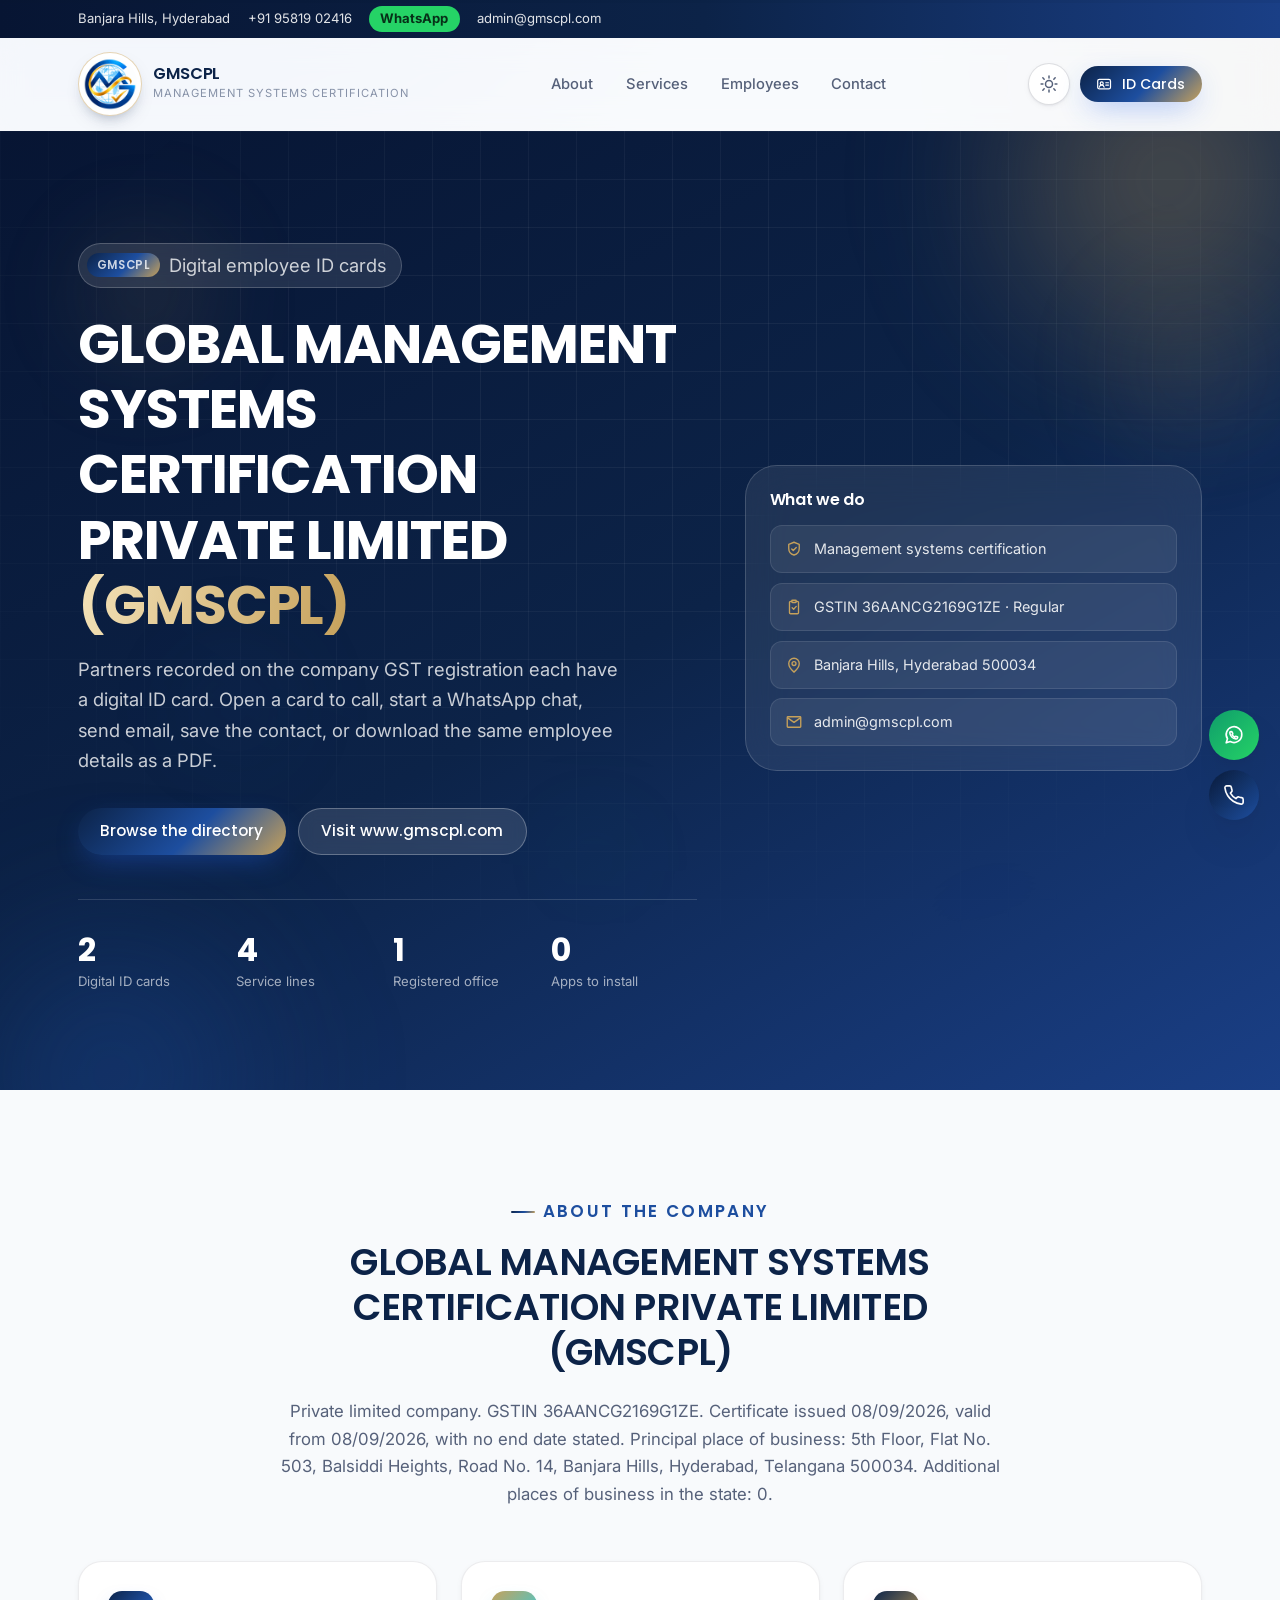
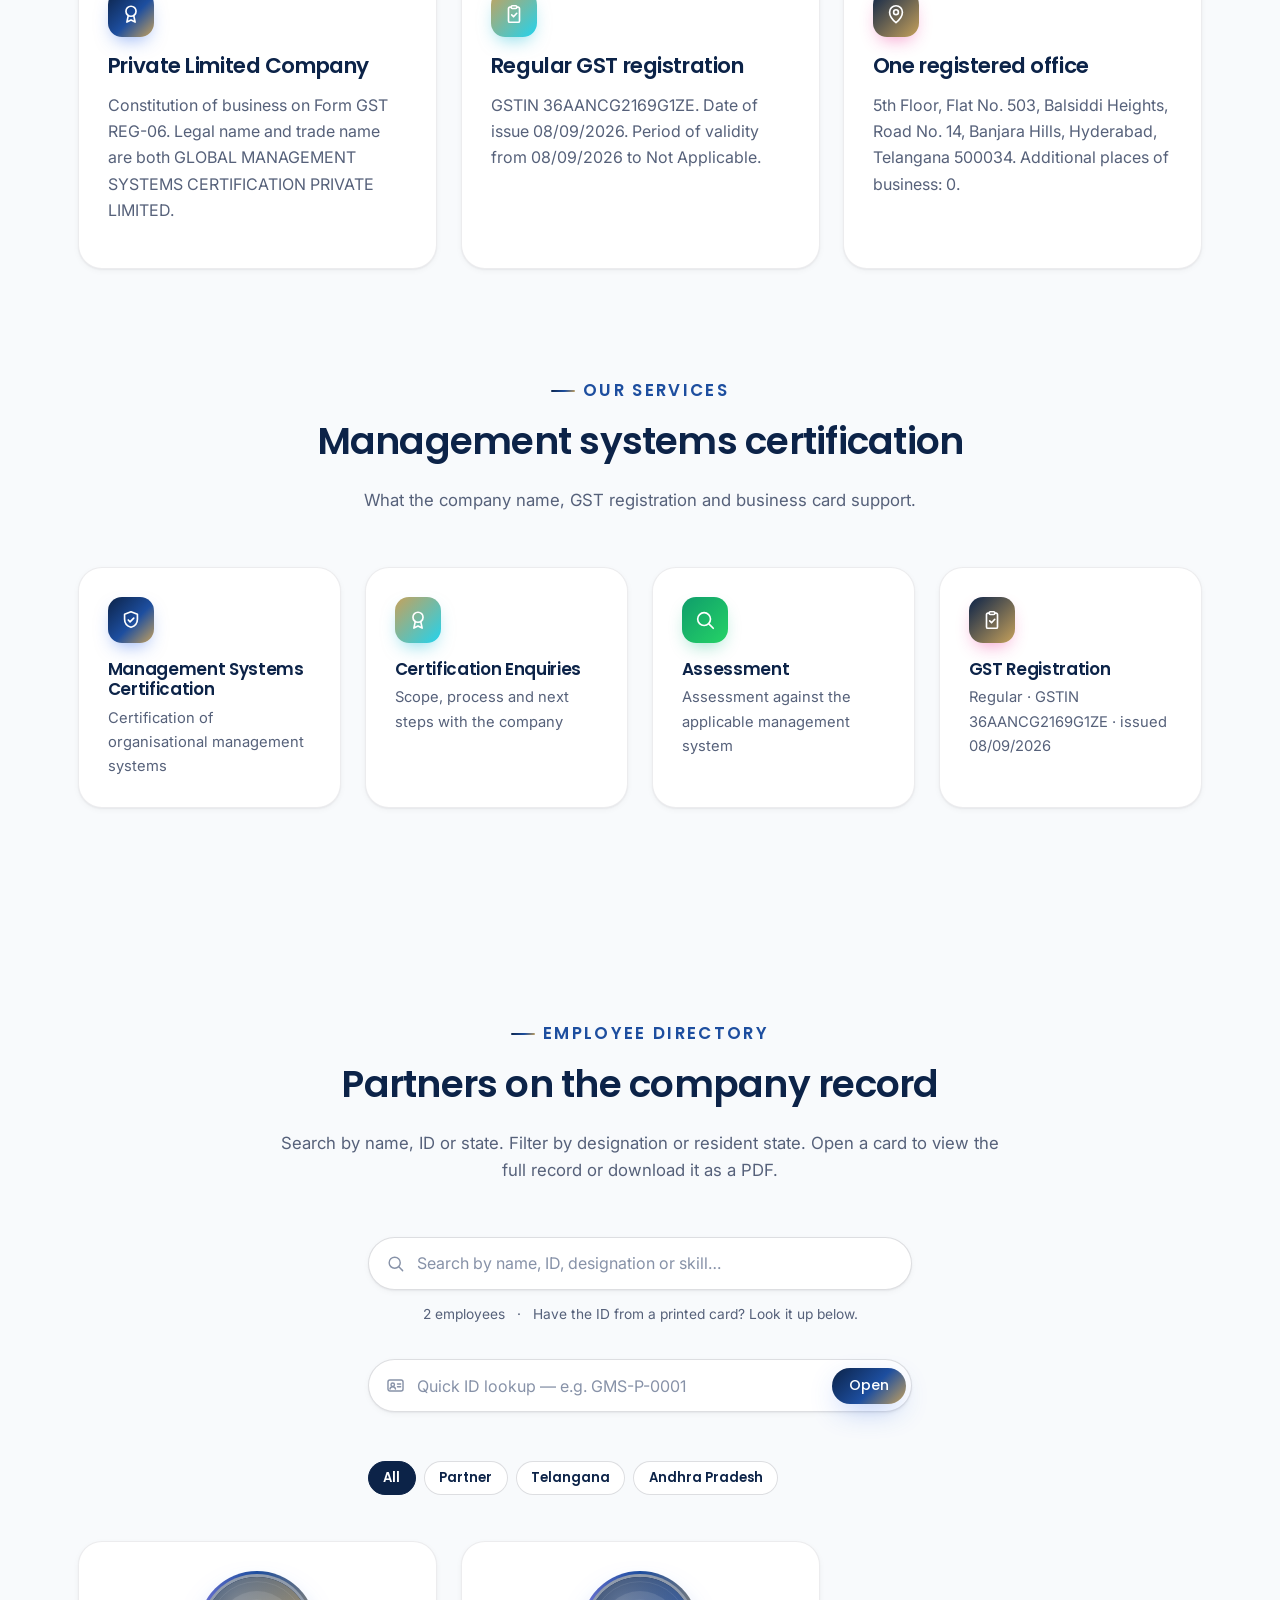
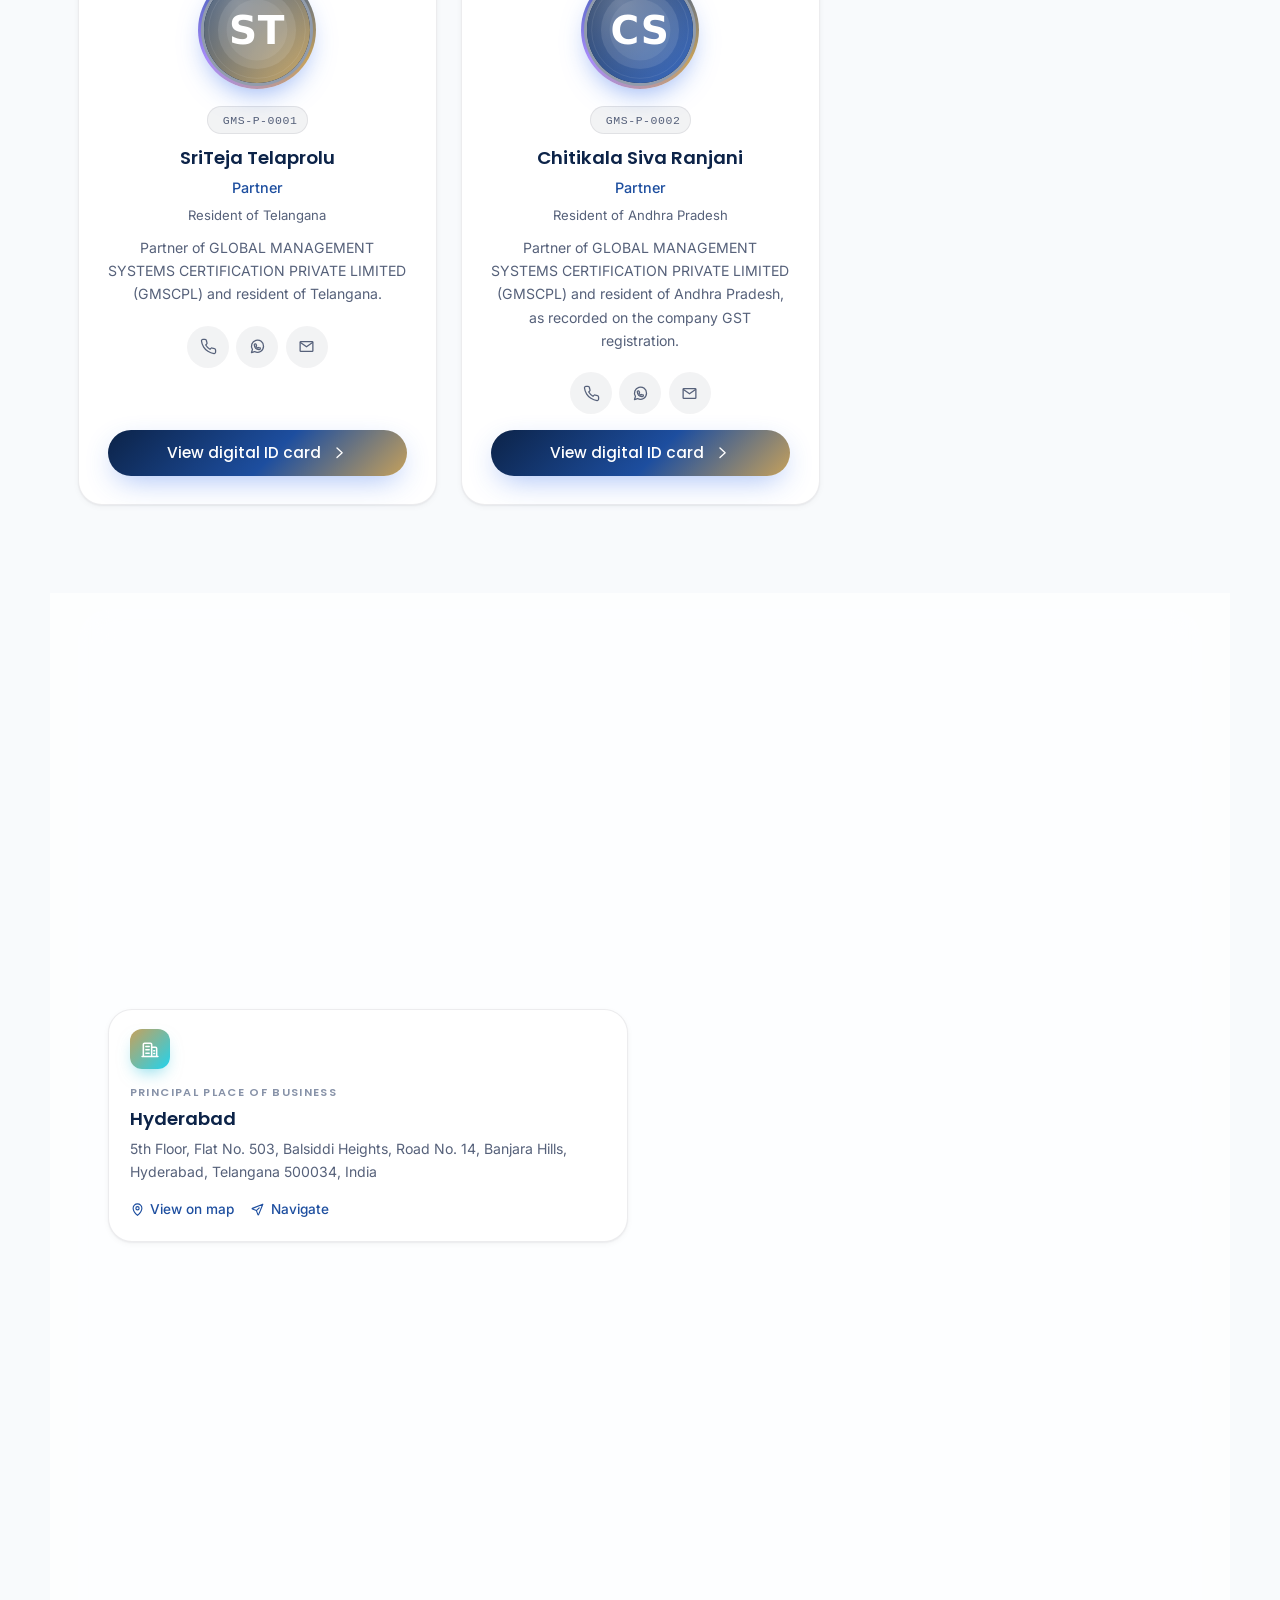
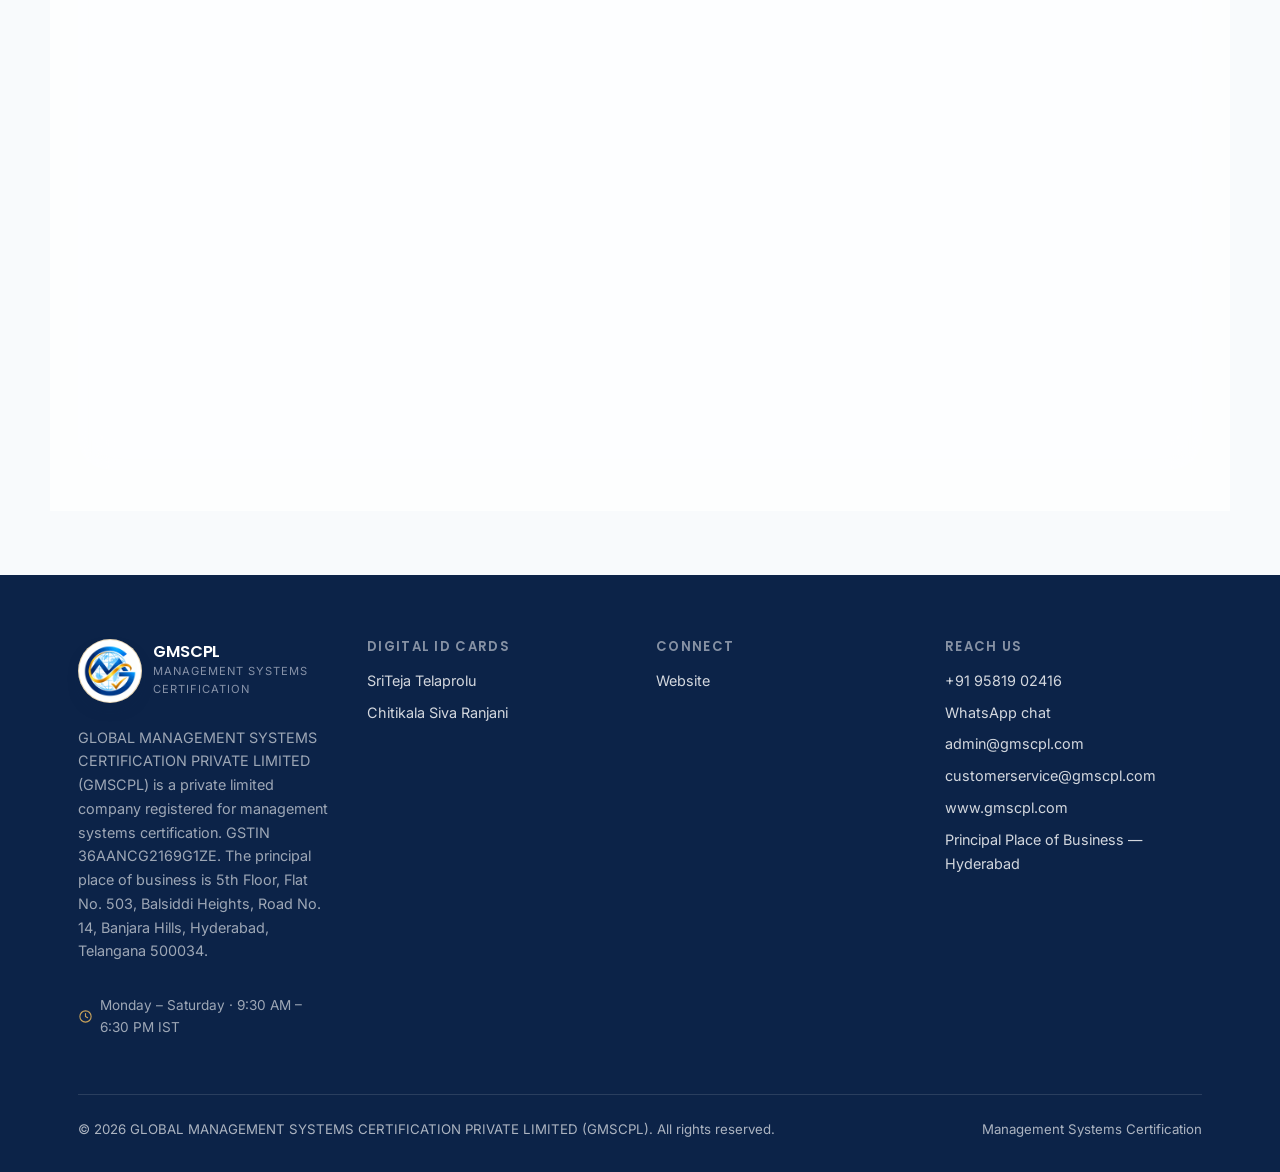
<file: Employee Digitaal Id/index.html>
<!DOCTYPE html>
<html lang="en">
<head>
<meta charset="UTF-8">
<meta name="viewport" content="width=device-width, initial-scale=1">
<title>GLOBAL MANAGEMENT SYSTEMS CERTIFICATION PRIVATE LIMITED (GMSCPL) — Digital Employee ID Cards</title>
<meta name="description" content="Digital employee ID cards for GLOBAL MANAGEMENT SYSTEMS CERTIFICATION PRIVATE LIMITED (GMSCPL). GSTIN 36AANCG2169G1ZE. Open a partner's card to call, WhatsApp, email, save the contact, or download the employee details as a PDF.">
<meta name="author" content="GLOBAL MANAGEMENT SYSTEMS CERTIFICATION PRIVATE LIMITED (GMSCPL)">
<meta name="theme-color" content="#0c2348">
<meta name="robots" content="index, follow">
<link rel="canonical" href="https://www.gmscpl.com/">

<meta property="og:type" content="website">
<meta property="og:site_name" content="GLOBAL MANAGEMENT SYSTEMS CERTIFICATION PRIVATE LIMITED (GMSCPL)">
<meta property="og:title" content="GLOBAL MANAGEMENT SYSTEMS CERTIFICATION PRIVATE LIMITED (GMSCPL) — Digital Employee ID Cards">
<meta property="og:description" content="Management Systems Certification. Call, WhatsApp, email, or download an employee details PDF.">
<meta property="og:url" content="https://www.gmscpl.com/">
<meta property="og:image" content="https://www.gmscpl.com/assets/images/logo.png">
<meta name="twitter:card" content="summary_large_image">
<meta name="twitter:title" content="GLOBAL MANAGEMENT SYSTEMS CERTIFICATION PRIVATE LIMITED (GMSCPL) — Digital Employee ID Cards">
<meta name="twitter:description" content="Management Systems Certification. Digital ID cards for the GMSCPL partners.">
<meta name="twitter:image" content="https://www.gmscpl.com/assets/images/logo.png">

<link rel="icon" href="assets/images/logo.png" type="image/png">
<link rel="apple-touch-icon" href="assets/images/logo.png">
<link rel="manifest" href="site.webmanifest">

<!-- Fonts load without blocking paint; system fallbacks keep text readable. -->
<link rel="preconnect" href="https://fonts.googleapis.com">
<link rel="preconnect" href="https://fonts.gstatic.com" crossorigin>
<link rel="stylesheet" href="https://fonts.googleapis.com/css2?family=Inter:wght@400;500;600&family=Poppins:wght@500;600;700&display=swap" media="print" onload="this.media='all'">
<noscript><link rel="stylesheet" href="https://fonts.googleapis.com/css2?family=Inter:wght@400;500;600&family=Poppins:wght@500;600;700&display=swap"></noscript>

<link rel="stylesheet" href="assets/css/style.css">
<noscript><style>[data-reveal]{opacity:1;transform:none}.preloader{display:none}</style></noscript>

<script>
/* Theme must be set before first paint — keep this inline. */
(function(){try{var s=localStorage.getItem('gmscpl-theme');
var d=s||((window.matchMedia&&window.matchMedia('(prefers-color-scheme: dark)').matches)?'dark':'light');
document.documentElement.setAttribute('data-theme',d);}catch(e){
document.documentElement.setAttribute('data-theme','light');}}());
</script>

<script type="application/ld+json">
{
  "@context": "https://schema.org",
  "@type": "Organization",
  "name": "GLOBAL MANAGEMENT SYSTEMS CERTIFICATION PRIVATE LIMITED (GMSCPL)",
  "slogan": "Management Systems Certification",
  "url": "https://www.gmscpl.com/",
  "logo": "https://www.gmscpl.com/assets/images/logo.png",
  "taxID": "36AANCG2169G1ZE",
  "description": "GLOBAL MANAGEMENT SYSTEMS CERTIFICATION PRIVATE LIMITED (GMSCPL) is a private limited company. GSTIN 36AANCG2169G1ZE. Principal place of business: 5th Floor, Flat No. 503, Balsiddi Heights, Road No. 14, Banjara Hills, Hyderabad, Telangana 500034.",
  "address": {
    "@type": "PostalAddress",
    "streetAddress": "5th Floor, Flat No. 503, Balsiddi Heights, Road No. 14, Banjara Hills",
    "addressLocality": "Hyderabad",
    "addressRegion": "Telangana",
    "postalCode": "500034",
    "addressCountry": "IN"
  },
  "contactPoint": {
    "@type": "ContactPoint",
    "telephone": "+91-9581902416",
    "email": "admin@gmscpl.com",
    "contactType": "Customer Service"
  },
  "email": "admin@gmscpl.com",
  "foundingDate": "2026-09-08",
  "location": {
    "@type": "Place",
    "name": "Principal Place of Business",
    "address": {
      "@type": "PostalAddress",
      "streetAddress": "5th Floor, Flat No. 503, Balsiddi Heights, Road No. 14, Banjara Hills",
      "addressLocality": "Hyderabad",
      "addressRegion": "Telangana",
      "postalCode": "500034",
      "addressCountry": "IN"
    }
  },
  "sameAs": [
    "https://www.gmscpl.com"
  ]
}
</script>
</head>
<body>

<!-- ==========================================================================
     Premium loading animation — removed by main.js once the page is ready
     ========================================================================== -->
<div class="preloader" role="status" aria-live="polite">
  <div class="preloader__inner">
    <span class="preloader__ring" aria-hidden="true"></span>
    <img class="preloader__mark" src="assets/images/logo.png" width="84" height="84" alt="GLOBAL MANAGEMENT SYSTEMS CERTIFICATION PRIVATE LIMITED (GMSCPL) logo" fetchpriority="high" decoding="async" onerror="this.onerror=null;this.src='assets/images/logo-96.png'">
    <p class="preloader__name">GMSCPL</p>
    <p class="preloader__tag">GLOBAL MANAGEMENT SYSTEMS CERTIFICATION PRIVATE LIMITED</p>
    <div class="preloader__bar"><span></span></div>
  </div>
</div>

<!-- Reading-progress bar, driven by main.js -->
<div class="scroll-progress" aria-hidden="true"><span data-scroll-progress></span></div>

<a class="skip-link" href="#main">Skip to content</a>

<div class="topbar">
  <div class="shell topbar__inner">
    <span class="topbar__place">Banjara Hills, Hyderabad</span>
    <a href="tel:+919581902416">+91 95819 02416</a>
    <a class="topbar__wa" href="https://wa.me/919581902416?text=Hello%20GMSCPL%2C%20I%20would%20like%20to%20enquire%20about%20management%20systems%20certification.">WhatsApp</a>
    <a href="mailto:admin@gmscpl.com">admin@gmscpl.com</a>
  </div>
</div>

<!-- ==========================================================================
     Header
     ========================================================================== -->
<header class="site-header">
  <div class="shell site-header__row">
    <a class="brand" href="index.html" aria-label="GLOBAL MANAGEMENT SYSTEMS CERTIFICATION PRIVATE LIMITED (GMSCPL) home">
      <img class="brand__mark" src="assets/images/logo.png" width="64" height="64" alt="GMSCPL logo" fetchpriority="high" decoding="async" onerror="this.onerror=null;this.src='assets/images/logo.png'">
      <span>
        <span class="brand__name">GMSCPL</span>
        <span class="brand__tag">Management Systems Certification</span>
      </span>
    </a>

    <nav class="nav" aria-label="Main">
      <a href="#about">About</a>
      <a href="#services">Services</a>
      <a href="#team">Employees</a>
      <a href="#contact">Contact</a>
    </nav>

    <div style="display:flex;align-items:center;gap:.6rem">
      <button class="theme-toggle" type="button" data-action="theme" aria-pressed="false" aria-label="Switch between dark and light mode" title="Switch between dark and light mode">
        <svg viewBox="0 0 24 24" aria-hidden="true" focusable="false" class="icon-sun"><circle fill="none" stroke="currentColor" stroke-width="1.8" stroke-linecap="round" stroke-linejoin="round" cx="12" cy="12" r="4.2"/><path fill="none" stroke="currentColor" stroke-width="1.8" stroke-linecap="round" stroke-linejoin="round" d="M12 2.5v2.2M12 19.3v2.2M4.6 4.6l1.6 1.6M17.8 17.8l1.6 1.6M2.5 12h2.2M19.3 12h2.2M4.6 19.4l1.6-1.6M17.8 6.2l1.6-1.6"/></svg>
        <svg viewBox="0 0 24 24" aria-hidden="true" focusable="false" class="icon-moon"><path fill="none" stroke="currentColor" stroke-width="1.8" stroke-linecap="round" stroke-linejoin="round" d="M20 14.4A8.5 8.5 0 1 1 9.6 4a6.8 6.8 0 0 0 10.4 10.4Z"/></svg>
      </button>
      <a class="btn btn--sm" href="#team">
        <svg viewBox="0 0 24 24" aria-hidden="true" focusable="false"><rect fill="none" stroke="currentColor" stroke-width="1.8" stroke-linecap="round" stroke-linejoin="round" x="2.5" y="5" width="19" height="14" rx="2.5"/><circle fill="none" stroke="currentColor" stroke-width="1.8" stroke-linecap="round" stroke-linejoin="round" cx="8.5" cy="11" r="2.2"/><path fill="none" stroke="currentColor" stroke-width="1.8" stroke-linecap="round" stroke-linejoin="round" d="M5 16.4a3.6 3.6 0 0 1 7 0M14.5 10h4M14.5 13.5h4"/></svg>
        ID Cards
      </a>
    </div>
  </div>
</header>

<main id="main">

  <!-- ========================================================================
       Hero
       ======================================================================== -->
  <section class="hero">
    <div class="orbs" aria-hidden="true">
      <span></span><span></span><span></span><span></span><span></span>
    </div>
    <div class="shell hero__grid">
      <div>
        <p class="hero__badge"><b>GMSCPL</b> Digital employee ID cards</p>
        <h1>GLOBAL MANAGEMENT SYSTEMS CERTIFICATION PRIVATE LIMITED <em>(GMSCPL)</em></h1>
        <p>
          Partners recorded on the company GST registration each have a digital ID card.
          Open a card to call, start a WhatsApp chat, send email, save the contact, or
          download the same employee details as a PDF.
        </p>
        <div class="hero__actions">
          <a class="btn" href="#team">Browse the directory</a>
          <a class="btn btn--on-dark" href="https://www.gmscpl.com" target="_blank" rel="noopener">Visit www.gmscpl.com</a>
        </div>
        <div class="hero__stats">
          <div class="hero__stat"><b data-count="2">2</b><span>Digital ID cards</span></div>
          <div class="hero__stat"><b data-count="4">4</b><span>Service lines</span></div>
          <div class="hero__stat"><b data-count="1">1</b><span>Registered office</span></div>
          <div class="hero__stat"><b data-count="0">0</b><span>Apps to install</span></div>
        </div>
      </div>

      <aside class="hero__panel" aria-label="What we do">
        <h3>What we do</h3>
        <ul>
          <li><svg viewBox="0 0 24 24" aria-hidden="true"><path fill="none" stroke="currentColor" stroke-width="1.8" stroke-linecap="round" stroke-linejoin="round" d="M12 3l7 2.8v5.4c0 4.2-2.8 7.5-7 8.8-4.2-1.3-7-4.6-7-8.8V5.8Z"/><path fill="none" stroke="currentColor" stroke-width="1.8" stroke-linecap="round" stroke-linejoin="round" d="m9 12 2 2 4-4"/></svg> Management systems certification</li>
          <li><svg viewBox="0 0 24 24" aria-hidden="true"><path fill="none" stroke="currentColor" stroke-width="1.8" stroke-linecap="round" stroke-linejoin="round" d="M9 4.5H7.5A1.5 1.5 0 0 0 6 6v13.5A1.5 1.5 0 0 0 7.5 21h9a1.5 1.5 0 0 0 1.5-1.5V6a1.5 1.5 0 0 0-1.5-1.5H15"/><rect fill="none" stroke="currentColor" stroke-width="1.8" stroke-linecap="round" stroke-linejoin="round" x="9" y="3" width="6" height="3" rx="1"/><path fill="none" stroke="currentColor" stroke-width="1.8" stroke-linecap="round" stroke-linejoin="round" d="m9.5 13 2 2 3.5-3.8"/></svg> GSTIN 36AANCG2169G1ZE · Regular</li>
          <li><svg viewBox="0 0 24 24" aria-hidden="true"><path fill="none" stroke="currentColor" stroke-width="1.8" stroke-linecap="round" stroke-linejoin="round" d="M12 21.5S19 15.4 19 10a7 7 0 1 0-14 0c0 5.4 7 11.5 7 11.5Z"/><circle fill="none" stroke="currentColor" stroke-width="1.8" stroke-linecap="round" stroke-linejoin="round" cx="12" cy="10" r="2.6"/></svg> Banjara Hills, Hyderabad 500034</li>
          <li><svg viewBox="0 0 24 24" aria-hidden="true"><path fill="none" stroke="currentColor" stroke-width="1.8" stroke-linecap="round" stroke-linejoin="round" d="M4 5h16a1 1 0 0 1 1 1v12a1 1 0 0 1-1 1H4a1 1 0 0 1-1-1V6a1 1 0 0 1 1-1Z"/><path fill="none" stroke="currentColor" stroke-width="1.8" stroke-linecap="round" stroke-linejoin="round" d="m3.5 6.5 8.5 6 8.5-6"/></svg> admin@gmscpl.com</li>
        </ul>
      </aside>
    </div>
  </section>

  <!-- ========================================================================
       About the company
       ======================================================================== -->
  <section class="section" id="about">
    <div class="shell">
      <div class="section__head">
        <p class="eyebrow">About the company</p>
        <h2>GLOBAL MANAGEMENT SYSTEMS CERTIFICATION PRIVATE LIMITED (GMSCPL)</h2>
        <p>
          Private limited company. GSTIN 36AANCG2169G1ZE. Certificate issued 08/09/2026,
          valid from 08/09/2026, with no end date stated. Principal place of business:
          5th Floor, Flat No. 503, Balsiddi Heights, Road No. 14, Banjara Hills, Hyderabad,
          Telangana 500034. Additional places of business in the state: 0.
        </p>
      </div>

      <div class="grid" style="grid-template-columns:repeat(auto-fit,minmax(min(100%,16rem),1fr))">
        <article class="card card--hover" data-reveal>
          <span class="icon-badge"><svg viewBox="0 0 24 24" aria-hidden="true"><circle fill="none" stroke="currentColor" stroke-width="1.8" stroke-linecap="round" stroke-linejoin="round" cx="12" cy="9" r="5.5"/><path fill="none" stroke="currentColor" stroke-width="1.8" stroke-linecap="round" stroke-linejoin="round" d="m9 13.8-1.5 7L12 18.5l4.5 2.3-1.5-7"/></svg></span>
          <h3>Private Limited Company</h3>
          <p>Constitution of business on Form GST REG-06. Legal name and trade name are both GLOBAL MANAGEMENT SYSTEMS CERTIFICATION PRIVATE LIMITED.</p>
        </article>
        <article class="card card--hover" data-reveal>
          <span class="icon-badge icon-badge--cyan"><svg viewBox="0 0 24 24" aria-hidden="true"><path fill="none" stroke="currentColor" stroke-width="1.8" stroke-linecap="round" stroke-linejoin="round" d="M9 4.5H7.5A1.5 1.5 0 0 0 6 6v13.5A1.5 1.5 0 0 0 7.5 21h9a1.5 1.5 0 0 0 1.5-1.5V6a1.5 1.5 0 0 0-1.5-1.5H15"/><rect fill="none" stroke="currentColor" stroke-width="1.8" stroke-linecap="round" stroke-linejoin="round" x="9" y="3" width="6" height="3" rx="1"/><path fill="none" stroke="currentColor" stroke-width="1.8" stroke-linecap="round" stroke-linejoin="round" d="m9.5 13 2 2 3.5-3.8"/></svg></span>
          <h3>Regular GST registration</h3>
          <p>GSTIN 36AANCG2169G1ZE. Date of issue 08/09/2026. Period of validity from 08/09/2026 to Not Applicable.</p>
        </article>
        <article class="card card--hover" data-reveal>
          <span class="icon-badge icon-badge--pink"><svg viewBox="0 0 24 24" aria-hidden="true"><path fill="none" stroke="currentColor" stroke-width="1.8" stroke-linecap="round" stroke-linejoin="round" d="M12 21.5S19 15.4 19 10a7 7 0 1 0-14 0c0 5.4 7 11.5 7 11.5Z"/><circle fill="none" stroke="currentColor" stroke-width="1.8" stroke-linecap="round" stroke-linejoin="round" cx="12" cy="10" r="2.6"/></svg></span>
          <h3>One registered office</h3>
          <p>5th Floor, Flat No. 503, Balsiddi Heights, Road No. 14, Banjara Hills, Hyderabad, Telangana 500034. Additional places of business: 0.</p>
        </article>
      </div>
    </div>
  </section>

  <!-- ========================================================================
       Services — generated from CO.services in assets/js/data.js
       ======================================================================== -->
  <section class="section" id="services" style="padding-top:0">
    <div class="shell">
      <div class="section__head">
        <p class="eyebrow">Our services</p>
        <h2>Management systems certification</h2>
        <p>What the company name, GST registration and business card support.</p>
      </div>

      <div class="grid services">
<!-- BUILD:services-start -->
        <article class="card card--hover service" data-reveal>
          <span class="icon-badge"><svg viewBox="0 0 24 24" aria-hidden="true" focusable="false"><path fill="none" stroke="currentColor" stroke-width="1.8" stroke-linecap="round" stroke-linejoin="round" d="M12 3l7 2.8v5.4c0 4.2-2.8 7.5-7 8.8-4.2-1.3-7-4.6-7-8.8V5.8Z"/><path fill="none" stroke="currentColor" stroke-width="1.8" stroke-linecap="round" stroke-linejoin="round" d="m9 12 2 2 4-4"/></svg></span>
          <h3>Management Systems Certification</h3>
          <p>Certification of organisational management systems</p>
        </article>
        <article class="card card--hover service" data-reveal>
          <span class="icon-badge icon-badge--cyan"><svg viewBox="0 0 24 24" aria-hidden="true" focusable="false"><circle fill="none" stroke="currentColor" stroke-width="1.8" stroke-linecap="round" stroke-linejoin="round" cx="12" cy="9" r="5.5"/><path fill="none" stroke="currentColor" stroke-width="1.8" stroke-linecap="round" stroke-linejoin="round" d="m9 13.8-1.5 7L12 18.5l4.5 2.3-1.5-7"/></svg></span>
          <h3>Certification Enquiries</h3>
          <p>Scope, process and next steps with the company</p>
        </article>
        <article class="card card--hover service" data-reveal>
          <span class="icon-badge icon-badge--green"><svg viewBox="0 0 24 24" aria-hidden="true" focusable="false"><circle fill="none" stroke="currentColor" stroke-width="1.8" stroke-linecap="round" stroke-linejoin="round" cx="11" cy="11" r="7"/><path fill="none" stroke="currentColor" stroke-width="1.8" stroke-linecap="round" stroke-linejoin="round" d="m16.5 16.5 4.5 4.5"/></svg></span>
          <h3>Assessment</h3>
          <p>Assessment against the applicable management system</p>
        </article>
        <article class="card card--hover service" data-reveal>
          <span class="icon-badge icon-badge--pink"><svg viewBox="0 0 24 24" aria-hidden="true" focusable="false"><path fill="none" stroke="currentColor" stroke-width="1.8" stroke-linecap="round" stroke-linejoin="round" d="M9 4.5H7.5A1.5 1.5 0 0 0 6 6v13.5A1.5 1.5 0 0 0 7.5 21h9a1.5 1.5 0 0 0 1.5-1.5V6a1.5 1.5 0 0 0-1.5-1.5H15"/><rect fill="none" stroke="currentColor" stroke-width="1.8" stroke-linecap="round" stroke-linejoin="round" x="9" y="3" width="6" height="3" rx="1"/><path fill="none" stroke="currentColor" stroke-width="1.8" stroke-linecap="round" stroke-linejoin="round" d="m9.5 13 2 2 3.5-3.8"/></svg></span>
          <h3>GST Registration</h3>
          <p>Regular · GSTIN 36AANCG2169G1ZE · issued 08/09/2026</p>
        </article>
<!-- BUILD:services-end -->
      </div>
    </div>
  </section>

  <!-- ========================================================================
       Employee directory
       The cards below are generated from assets/js/data.js — run
       `node tools/build.mjs` after editing that file.
       ======================================================================== -->
  <section class="section" id="team">
    <div class="shell">
      <div class="section__head">
        <p class="eyebrow">Employee directory</p>
        <h2>Partners on the company record</h2>
        <p>Search by name, ID or state. Filter by designation or resident state. Open a card to view the full record or download it as a PDF.</p>
      </div>

      <!-- Search + quick employee-ID lookup -->
      <div class="directory-tools">
        <div class="search">
          <svg viewBox="0 0 24 24" aria-hidden="true"><circle fill="none" stroke="currentColor" stroke-width="1.8" stroke-linecap="round" stroke-linejoin="round" cx="11" cy="11" r="7"/><path fill="none" stroke="currentColor" stroke-width="1.8" stroke-linecap="round" stroke-linejoin="round" d="m16.5 16.5 4.5 4.5"/></svg>
          <label class="sr-only" for="employee-search">Search employees by name, ID, designation or skill</label>
          <input id="employee-search" type="search" inputmode="search" autocomplete="off"
                 placeholder="Search by name, ID, designation or skill…"
                 data-action="filter-team">
          <button class="search__clear" type="button" data-action="clear-search" aria-label="Clear search">
            <svg viewBox="0 0 24 24" aria-hidden="true" style="width:16px;height:16px"><path fill="none" stroke="currentColor" stroke-width="2" stroke-linecap="round" d="M6 6l12 12M18 6L6 18"/></svg>
          </button>
        </div>

        <p class="search-meta">
          <span data-result-count>2 employees</span>
          <span aria-hidden="true">·</span>
          <span>Have the ID from a printed card? Look it up below.</span>
        </p>

        <!-- Quick employee-ID lookup: type the ID printed on a physical card
             and jump straight to that digital profile. -->
        <form class="search" data-action="quick-lookup" style="margin-top:.25rem">
          <svg viewBox="0 0 24 24" aria-hidden="true"><rect fill="none" stroke="currentColor" stroke-width="1.8" stroke-linecap="round" stroke-linejoin="round" x="2.5" y="5" width="19" height="14" rx="2.5"/><circle fill="none" stroke="currentColor" stroke-width="1.8" stroke-linecap="round" stroke-linejoin="round" cx="8.5" cy="11" r="2.2"/><path fill="none" stroke="currentColor" stroke-width="1.8" stroke-linecap="round" stroke-linejoin="round" d="M5 16.4a3.6 3.6 0 0 1 7 0M14.5 10h4M14.5 13.5h4"/></svg>
          <label class="sr-only" for="quick-id">Employee ID from a printed card</label>
          <input id="quick-id" type="text" autocomplete="off" placeholder="Quick ID lookup — e.g. GMS-P-0001">
          <button class="btn btn--sm" type="submit" style="position:absolute;right:.4rem">Open</button>
        </form>
        <p class="search-meta" data-lookup-note></p>
<!-- BUILD:filters-start -->
<div class="filters" role="group" aria-label="Filter employees">
          <button class="filter-btn is-on" type="button" data-filter="">All</button>
          <button class="filter-btn" type="button" data-filter="partner">Partner</button>
          <button class="filter-btn" type="button" data-filter="telangana">Telangana</button>
          <button class="filter-btn" type="button" data-filter="andhra pradesh">Andhra Pradesh</button>
        </div>
<!-- BUILD:filters-end -->
      </div>

      <div class="grid team">
<!-- BUILD:team-start -->
        <article class="card card--hover member" data-reveal data-search="sriteja telaprolu gms-p-0001 partner partners telangana admin@gmscpl.com admin@gmscpl.com admin@gmscpl.com customerservice@gmscpl.com 9581902416 +91 95819 02416 +91 95819 02416 partner management systems certification client enquiries" data-designation="partner" data-state="telangana">
          <div class="member__photo is-fallback">
            <img src="employees/gms-p-0001/avatar.svg" width="118" height="118" alt="SriTeja Telaprolu, Partner" loading="lazy" decoding="async" onerror="this.onerror=null;this.src='employees/gms-p-0001/avatar.svg';this.parentNode.classList.add('is-fallback')">
          </div>
          <span class="member__id"><svg viewBox="0 0 24 24" aria-hidden="true" focusable="false"><rect fill="none" stroke="currentColor" stroke-width="1.8" stroke-linecap="round" stroke-linejoin="round" x="2.5" y="5" width="19" height="14" rx="2.5"/><circle fill="none" stroke="currentColor" stroke-width="1.8" stroke-linecap="round" stroke-linejoin="round" cx="8.5" cy="11" r="2.2"/><path fill="none" stroke="currentColor" stroke-width="1.8" stroke-linecap="round" stroke-linejoin="round" d="M5 16.4a3.6 3.6 0 0 1 7 0M14.5 10h4M14.5 13.5h4"/></svg>GMS-P-0001</span>
          <p class="member__name">SriTeja Telaprolu</p>
          <p class="member__role">Partner</p>
          <p class="member__state">Resident of Telangana</p>
          <p class="member__bio">Partner of GLOBAL MANAGEMENT SYSTEMS CERTIFICATION PRIVATE LIMITED (GMSCPL) and resident of Telangana.</p>
          <div class="member__quick">
            <a href="tel:+919581902416" aria-label="Call SriTeja Telaprolu"><svg viewBox="0 0 24 24" aria-hidden="true" focusable="false"><path fill="none" stroke="currentColor" stroke-width="1.8" stroke-linecap="round" stroke-linejoin="round" d="M22 16.9v3a2 2 0 0 1-2.2 2 19.8 19.8 0 0 1-8.6-3.1 19.5 19.5 0 0 1-6-6A19.8 19.8 0 0 1 2.1 4.2 2 2 0 0 1 4.1 2h3a2 2 0 0 1 2 1.7c.1 1 .4 1.9.7 2.8a2 2 0 0 1-.5 2.1L8.1 9.9a16 16 0 0 0 6 6l1.3-1.3a2 2 0 0 1 2.1-.4c.9.3 1.8.6 2.8.7a2 2 0 0 1 1.7 2Z"/></svg></a>
            <a href="https://wa.me/919581902416?text=Hello%20SriTeja%2C%20this%20is%20a%20general%20enquiry%20from%20your%20GMSCPL%20ID%20card%20(GMS-P-0001).%20Please%20reply%20when%20you%20can." aria-label="WhatsApp SriTeja Telaprolu"><svg viewBox="0 0 24 24" aria-hidden="true" focusable="false"><path fill="none" stroke="currentColor" stroke-width="1.8" stroke-linecap="round" stroke-linejoin="round" d="M20.5 11.7a8.5 8.5 0 0 1-12.6 7.4L3.5 20.5l1.4-4.4A8.5 8.5 0 1 1 20.5 11.7Z"/><path fill="none" stroke="currentColor" stroke-width="1.8" stroke-linecap="round" stroke-linejoin="round" d="M9 8.4c.4-.1.7 0 .9.4l.7 1.5c.1.3.1.5-.1.7l-.6.7c.6 1.2 1.6 2.1 2.8 2.6l.6-.7c.2-.2.5-.3.7-.2l1.6.6c.4.2.5.5.4.9-.2.9-1.1 1.5-2 1.4-3.4-.3-6.2-3.1-6.5-6.5-.1-.9.4-1.7 1.5-1.4Z"/></svg></a>
            <a href="mailto:admin@gmscpl.com?subject=Business%20enquiry%20via%20GLOBAL%20MANAGEMENT%20SYSTEMS%20CERTIFICATION%20PRIVATE%20LIMITED%20(GMSCPL)%20digital%20ID%20card%20(GMS-P-0001)&amp;body=Dear%20SriTeja%2C%0A%0AI%20came%20across%20your%20GLOBAL%20MANAGEMENT%20SYSTEMS%20CERTIFICATION%20PRIVATE%20LIMITED%20(GMSCPL)%20digital%20ID%20card%20(GMS-P-0001)%20and%20would%20like%20to%20connect%20with%20you.%0A%0ACould%20you%20share%20how%20GLOBAL%20MANAGEMENT%20SYSTEMS%20CERTIFICATION%20PRIVATE%20LIMITED%20(GMSCPL)%20handles%20management%20systems%20certification%2C%20and%20the%20best%20way%20to%20start%20an%20enquiry%3F%20I%20would%20be%20glad%20to%20arrange%20a%20short%20call%20at%20a%20time%20that%20suits%20you.%0A%0ALooking%20forward%20to%20your%20reply.%0A%0ABest%20regards%2C%0A%5BYour%20name%5D%0A%5BYour%20company%5D%0A%5BYour%20phone%5D%0A" aria-label="Email SriTeja Telaprolu"><svg viewBox="0 0 24 24" aria-hidden="true" focusable="false"><path fill="none" stroke="currentColor" stroke-width="1.8" stroke-linecap="round" stroke-linejoin="round" d="M4 5h16a1 1 0 0 1 1 1v12a1 1 0 0 1-1 1H4a1 1 0 0 1-1-1V6a1 1 0 0 1 1-1Z"/><path fill="none" stroke="currentColor" stroke-width="1.8" stroke-linecap="round" stroke-linejoin="round" d="m3.5 6.5 8.5 6 8.5-6"/></svg></a>
          </div>
          <a class="btn btn--block" data-card-link href="employees/gms-p-0001/index.html">View digital ID card <svg viewBox="0 0 24 24" aria-hidden="true" focusable="false"><path fill="none" stroke="currentColor" stroke-width="1.8" stroke-linecap="round" stroke-linejoin="round" d="m9.5 5.5 7 6.5-7 6.5"/></svg></a>
        </article>

        <article class="card card--hover member" data-reveal data-search="chitikala siva ranjani gms-p-0002 partner partners andhra pradesh admin@gmscpl.com +91 95819 02416 partner management systems certification client enquiries" data-designation="partner" data-state="andhra pradesh">
          <div class="member__photo is-fallback">
            <img src="employees/gms-p-0002/avatar.svg" width="118" height="118" alt="Chitikala Siva Ranjani, Partner" loading="lazy" decoding="async" onerror="this.onerror=null;this.src='employees/gms-p-0002/avatar.svg';this.parentNode.classList.add('is-fallback')">
          </div>
          <span class="member__id"><svg viewBox="0 0 24 24" aria-hidden="true" focusable="false"><rect fill="none" stroke="currentColor" stroke-width="1.8" stroke-linecap="round" stroke-linejoin="round" x="2.5" y="5" width="19" height="14" rx="2.5"/><circle fill="none" stroke="currentColor" stroke-width="1.8" stroke-linecap="round" stroke-linejoin="round" cx="8.5" cy="11" r="2.2"/><path fill="none" stroke="currentColor" stroke-width="1.8" stroke-linecap="round" stroke-linejoin="round" d="M5 16.4a3.6 3.6 0 0 1 7 0M14.5 10h4M14.5 13.5h4"/></svg>GMS-P-0002</span>
          <p class="member__name">Chitikala Siva Ranjani</p>
          <p class="member__role">Partner</p>
          <p class="member__state">Resident of Andhra Pradesh</p>
          <p class="member__bio">Partner of GLOBAL MANAGEMENT SYSTEMS CERTIFICATION PRIVATE LIMITED (GMSCPL) and resident of Andhra Pradesh, as recorded on the company GST registration.</p>
          <div class="member__quick">
            <a href="tel:+919581902416" aria-label="Call Chitikala Siva Ranjani"><svg viewBox="0 0 24 24" aria-hidden="true" focusable="false"><path fill="none" stroke="currentColor" stroke-width="1.8" stroke-linecap="round" stroke-linejoin="round" d="M22 16.9v3a2 2 0 0 1-2.2 2 19.8 19.8 0 0 1-8.6-3.1 19.5 19.5 0 0 1-6-6A19.8 19.8 0 0 1 2.1 4.2 2 2 0 0 1 4.1 2h3a2 2 0 0 1 2 1.7c.1 1 .4 1.9.7 2.8a2 2 0 0 1-.5 2.1L8.1 9.9a16 16 0 0 0 6 6l1.3-1.3a2 2 0 0 1 2.1-.4c.9.3 1.8.6 2.8.7a2 2 0 0 1 1.7 2Z"/></svg></a>
            <a href="https://wa.me/919581902416?text=Hello%20Siva%20Ranjani%2C%20this%20is%20a%20general%20enquiry%20from%20your%20GMSCPL%20ID%20card%20(GMS-P-0002).%20Please%20reply%20when%20you%20can." aria-label="WhatsApp Chitikala Siva Ranjani"><svg viewBox="0 0 24 24" aria-hidden="true" focusable="false"><path fill="none" stroke="currentColor" stroke-width="1.8" stroke-linecap="round" stroke-linejoin="round" d="M20.5 11.7a8.5 8.5 0 0 1-12.6 7.4L3.5 20.5l1.4-4.4A8.5 8.5 0 1 1 20.5 11.7Z"/><path fill="none" stroke="currentColor" stroke-width="1.8" stroke-linecap="round" stroke-linejoin="round" d="M9 8.4c.4-.1.7 0 .9.4l.7 1.5c.1.3.1.5-.1.7l-.6.7c.6 1.2 1.6 2.1 2.8 2.6l.6-.7c.2-.2.5-.3.7-.2l1.6.6c.4.2.5.5.4.9-.2.9-1.1 1.5-2 1.4-3.4-.3-6.2-3.1-6.5-6.5-.1-.9.4-1.7 1.5-1.4Z"/></svg></a>
            <a href="mailto:admin@gmscpl.com?subject=Business%20enquiry%20via%20GLOBAL%20MANAGEMENT%20SYSTEMS%20CERTIFICATION%20PRIVATE%20LIMITED%20(GMSCPL)%20digital%20ID%20card%20(GMS-P-0002)&amp;body=Dear%20Siva%20Ranjani%2C%0A%0AI%20came%20across%20your%20GLOBAL%20MANAGEMENT%20SYSTEMS%20CERTIFICATION%20PRIVATE%20LIMITED%20(GMSCPL)%20digital%20ID%20card%20(GMS-P-0002)%20and%20would%20like%20to%20connect%20with%20you.%0A%0ACould%20you%20share%20how%20GLOBAL%20MANAGEMENT%20SYSTEMS%20CERTIFICATION%20PRIVATE%20LIMITED%20(GMSCPL)%20handles%20management%20systems%20certification%2C%20and%20the%20best%20way%20to%20start%20an%20enquiry%3F%20I%20would%20be%20glad%20to%20arrange%20a%20short%20call%20at%20a%20time%20that%20suits%20you.%0A%0ALooking%20forward%20to%20your%20reply.%0A%0ABest%20regards%2C%0A%5BYour%20name%5D%0A%5BYour%20company%5D%0A%5BYour%20phone%5D%0A" aria-label="Email Chitikala Siva Ranjani"><svg viewBox="0 0 24 24" aria-hidden="true" focusable="false"><path fill="none" stroke="currentColor" stroke-width="1.8" stroke-linecap="round" stroke-linejoin="round" d="M4 5h16a1 1 0 0 1 1 1v12a1 1 0 0 1-1 1H4a1 1 0 0 1-1-1V6a1 1 0 0 1 1-1Z"/><path fill="none" stroke="currentColor" stroke-width="1.8" stroke-linecap="round" stroke-linejoin="round" d="m3.5 6.5 8.5 6 8.5-6"/></svg></a>
          </div>
          <a class="btn btn--block" data-card-link href="employees/gms-p-0002/index.html">View digital ID card <svg viewBox="0 0 24 24" aria-hidden="true" focusable="false"><path fill="none" stroke="currentColor" stroke-width="1.8" stroke-linecap="round" stroke-linejoin="round" d="m9.5 5.5 7 6.5-7 6.5"/></svg></a>
        </article>
<!-- BUILD:team-end -->
      </div>

      <p class="search-empty">No employee matches that search. Try a name, <strong>Partner</strong>, a state such as <strong>Telangana</strong>, or an ID like <strong>GMS-P-0001</strong>.</p>
    </div>
  </section>

  <!-- ========================================================================
       Contact
       ======================================================================== -->
  <section class="section" id="contact" style="padding-top:0">
    <div class="shell">
      <div class="card card--glass" style="border-radius:var(--r-xl)">
        <div class="section__head" style="margin-bottom:2rem">
          <p class="eyebrow">Contact</p>
          <h2>Let's talk about your management system</h2>
          <p>Call, WhatsApp, email or open any employee's card — whichever is quickest for you.</p>
        </div>

        <div class="grid contact-grid">
          <div class="contact-item">
            <span class="icon-badge"><svg viewBox="0 0 24 24" aria-hidden="true"><path fill="none" stroke="currentColor" stroke-width="1.8" stroke-linecap="round" stroke-linejoin="round" d="M22 16.9v3a2 2 0 0 1-2.2 2 19.8 19.8 0 0 1-8.6-3.1 19.5 19.5 0 0 1-6-6A19.8 19.8 0 0 1 2.1 4.2 2 2 0 0 1 4.1 2h3a2 2 0 0 1 2 1.7c.1 1 .4 1.9.7 2.8a2 2 0 0 1-.5 2.1L8.1 9.9a16 16 0 0 0 6 6l1.3-1.3a2 2 0 0 1 2.1-.4c.9.3 1.8.6 2.8.7a2 2 0 0 1 1.7 2Z"/></svg></span>
            <span><b>Phone</b><a href="tel:+919581902416">+91 95819 02416</a></span>
          </div>
          <div class="contact-item">
            <span class="icon-badge icon-badge--green"><svg viewBox="0 0 24 24" aria-hidden="true"><path fill="none" stroke="currentColor" stroke-width="1.8" stroke-linecap="round" stroke-linejoin="round" d="M20.5 11.7a8.5 8.5 0 0 1-12.6 7.4L3.5 20.5l1.4-4.4A8.5 8.5 0 1 1 20.5 11.7Z"/><path fill="none" stroke="currentColor" stroke-width="1.8" stroke-linecap="round" stroke-linejoin="round" d="M9 8.4c.4-.1.7 0 .9.4l.7 1.5c.1.3.1.5-.1.7l-.6.7c.6 1.2 1.6 2.1 2.8 2.6l.6-.7c.2-.2.5-.3.7-.2l1.6.6c.4.2.5.5.4.9-.2.9-1.1 1.5-2 1.4-3.4-.3-6.2-3.1-6.5-6.5-.1-.9.4-1.7 1.5-1.4Z"/></svg></span>
            <span><b>WhatsApp</b><a href="https://wa.me/919581902416?text=Hello%20GMSCPL%2C%20I%20would%20like%20to%20enquire%20about%20management%20systems%20certification." target="_blank" rel="noopener">Start a chat</a></span>
          </div>
          <div class="contact-item">
            <span class="icon-badge icon-badge--cyan"><svg viewBox="0 0 24 24" aria-hidden="true"><circle fill="none" stroke="currentColor" stroke-width="1.8" stroke-linecap="round" stroke-linejoin="round" cx="12" cy="12" r="9"/><path fill="none" stroke="currentColor" stroke-width="1.8" stroke-linecap="round" stroke-linejoin="round" d="M3.2 9.5h17.6M3.2 14.5h17.6"/><path fill="none" stroke="currentColor" stroke-width="1.8" stroke-linecap="round" stroke-linejoin="round" d="M12 3a15 15 0 0 1 0 18 15 15 0 0 1 0-18Z"/></svg></span>
            <span><b>Website</b><a href="https://www.gmscpl.com" target="_blank" rel="noopener">www.gmscpl.com</a></span>
          </div>
          <div class="contact-item">
            <span class="icon-badge icon-badge--pink"><svg viewBox="0 0 24 24" aria-hidden="true"><path fill="none" stroke="currentColor" stroke-width="1.8" stroke-linecap="round" stroke-linejoin="round" d="M12 21.5S19 15.4 19 10a7 7 0 1 0-14 0c0 5.4 7 11.5 7 11.5Z"/><circle fill="none" stroke="currentColor" stroke-width="1.8" stroke-linecap="round" stroke-linejoin="round" cx="12" cy="10" r="2.6"/></svg></span>
            <span><b>Location</b><a href="https://www.google.com/maps/search/?api=1&amp;query=Balsiddi%20Heights%2C%20Road%20No.%2014%2C%20Banjara%20Hills%2C%20Hyderabad%2C%20Telangana%20500034%2C%20India" target="_blank" rel="noopener">Banjara Hills, Hyderabad 500034</a></span>
          </div>
        </div>

        <!-- Offices and working hours — generated from CO.offices / CO.hours -->
        <div class="grid company-split" style="grid-template-columns:repeat(auto-fit,minmax(min(100%,20rem),1fr))">
<!-- BUILD:offices-start -->
        <div>
          <p class="eyebrow" style="margin-bottom:.9rem">Our offices</p>
          <div class="grid office-grid">
            <article class="office" data-reveal>
              <span class="office__mark"><svg viewBox="0 0 24 24" aria-hidden="true" focusable="false"><path fill="none" stroke="currentColor" stroke-width="1.8" stroke-linecap="round" stroke-linejoin="round" d="M4 21V6.5A1.5 1.5 0 0 1 5.5 5h7A1.5 1.5 0 0 1 14 6.5V21M14 10h4.5A1.5 1.5 0 0 1 20 11.5V21M2.5 21h19"/><path fill="none" stroke="currentColor" stroke-width="1.8" stroke-linecap="round" stroke-linejoin="round" d="M7 9h4M7 13h4M7 17h4M16.5 14h1M16.5 17.5h1"/></svg></span>
              <p class="office__kind">Principal Place of Business</p>
              <p class="office__city">Hyderabad</p>
              <p class="office__line">5th Floor, Flat No. 503, Balsiddi Heights, Road No. 14, Banjara Hills, Hyderabad, Telangana 500034, India</p>
              <div class="office__links">
                <a href="https://www.google.com/maps/search/?api=1&amp;query=Balsiddi%20Heights%2C%20Road%20No.%2014%2C%20Banjara%20Hills%2C%20Hyderabad%2C%20Telangana%20500034%2C%20India" target="_blank" rel="noopener"><svg viewBox="0 0 24 24" aria-hidden="true" focusable="false"><path fill="none" stroke="currentColor" stroke-width="1.8" stroke-linecap="round" stroke-linejoin="round" d="M12 21.5S19 15.4 19 10a7 7 0 1 0-14 0c0 5.4 7 11.5 7 11.5Z"/><circle fill="none" stroke="currentColor" stroke-width="1.8" stroke-linecap="round" stroke-linejoin="round" cx="12" cy="10" r="2.6"/></svg> View on map</a>
                <a href="https://www.google.com/maps/dir/?api=1&amp;destination=Balsiddi%20Heights%2C%20Road%20No.%2014%2C%20Banjara%20Hills%2C%20Hyderabad%2C%20Telangana%20500034%2C%20India" target="_blank" rel="noopener"><svg viewBox="0 0 24 24" aria-hidden="true" focusable="false"><path fill="none" stroke="currentColor" stroke-width="1.8" stroke-linecap="round" stroke-linejoin="round" d="M20.5 3.5 3.8 10.2a.6.6 0 0 0 .05 1.13l6.4 2.4 2.4 6.4a.6.6 0 0 0 1.13.05Z"/><path fill="none" stroke="currentColor" stroke-width="1.8" stroke-linecap="round" stroke-linejoin="round" d="m10.3 13.7 4.4-4.4"/></svg> Navigate</a>
              </div>
            </article>
          </div>
        </div>
        <div>
          <p class="eyebrow" style="margin-bottom:.9rem">Working hours</p>
          <ul class="hours">
            <li class="hours__row">
              <span><svg viewBox="0 0 24 24" aria-hidden="true" focusable="false"><circle fill="none" stroke="currentColor" stroke-width="1.8" stroke-linecap="round" stroke-linejoin="round" cx="12" cy="12" r="9"/><path fill="none" stroke="currentColor" stroke-width="1.8" stroke-linecap="round" stroke-linejoin="round" d="M12 7.2V12l3.4 2"/></svg> Monday – Saturday</span>
              <b>9:30 AM – 6:30 PM IST</b>
            </li>
            <li class="hours__row is-closed">
              <span><svg viewBox="0 0 24 24" aria-hidden="true" focusable="false"><rect fill="none" stroke="currentColor" stroke-width="1.8" stroke-linecap="round" stroke-linejoin="round" x="3.5" y="5.5" width="17" height="15" rx="2.5"/><path fill="none" stroke="currentColor" stroke-width="1.8" stroke-linecap="round" stroke-linejoin="round" d="M3.5 10h17M8.5 3.5v4M15.5 3.5v4"/></svg> Sunday</span>
              <b>Closed</b>
            </li>
          </ul>
        </div>
<!-- BUILD:offices-end -->
        </div>

        <div style="margin-top:2rem">
          <p class="eyebrow" style="margin-bottom:.75rem">Follow us</p>
          <div class="socials">
<!-- BUILD:socials-start -->
<a href="https://www.gmscpl.com" data-brand="globe" target="_blank" rel="noopener"><svg viewBox="0 0 24 24" aria-hidden="true" focusable="false"><circle fill="none" stroke="currentColor" stroke-width="1.8" stroke-linecap="round" stroke-linejoin="round" cx="12" cy="12" r="9"/><path fill="none" stroke="currentColor" stroke-width="1.8" stroke-linecap="round" stroke-linejoin="round" d="M3.2 9.5h17.6M3.2 14.5h17.6"/><path fill="none" stroke="currentColor" stroke-width="1.8" stroke-linecap="round" stroke-linejoin="round" d="M12 3a15 15 0 0 1 0 18 15 15 0 0 1 0-18Z"/></svg><span><b>Website</b><small>www.gmscpl.com</small></span></a>
<!-- BUILD:socials-end -->
          </div>
        </div>

<!-- BUILD:registration-start -->
<div class="registration">
          <p class="eyebrow" style="margin-bottom:.9rem">Company registration</p>
          <dl class="facts"><div class="fact"><dt>Legal name</dt><dd>GLOBAL MANAGEMENT SYSTEMS CERTIFICATION PRIVATE LIMITED</dd></div>
              <div class="fact"><dt>Trade name</dt><dd>GLOBAL MANAGEMENT SYSTEMS CERTIFICATION PRIVATE LIMITED</dd></div>
              <div class="fact"><dt>GSTIN</dt><dd><code>36AANCG2169G1ZE</code></dd></div>
              <div class="fact"><dt>Constitution of business</dt><dd>Private Limited Company</dd></div>
              <div class="fact"><dt>Type of registration</dt><dd>Regular</dd></div>
              <div class="fact"><dt>Date of issue of certificate</dt><dd>08/09/2026</dd></div>
              <div class="fact"><dt>Period of validity from</dt><dd>08/09/2026</dd></div>
              <div class="fact"><dt>Period of validity to</dt><dd>Not Applicable</dd></div>
              <div class="fact"><dt>Additional places of business</dt><dd>0</dd></div>
              <div class="fact"><dt>Principal place of business</dt><dd>5th Floor, Flat No. 503, Balsiddi Heights, Road No. 14, Banjara Hills, Hyderabad, Telangana 500034, India</dd></div></dl>
        </div>
<!-- BUILD:registration-end -->
      </div>
    </div>
  </section>

</main>

<!-- BUILD:footer-start -->
<footer class="site-footer">
  <div class="shell">
    <div class="grid footer-grid">
      <div>
        <a class="brand" href="index.html" aria-label="GLOBAL MANAGEMENT SYSTEMS CERTIFICATION PRIVATE LIMITED (GMSCPL) home">
          <img class="brand__mark" src="assets/images/logo.png" width="44" height="44" alt="GMSCPL logo" loading="lazy" decoding="async" onerror="this.onerror=null;this.src='assets/images/logo.png'">
          <span>
            <span class="brand__name">GMSCPL</span>
            <span class="brand__tag">Management Systems Certification</span>
          </span>
        </a>
        <p style="margin-top:1rem;max-width:24rem">GLOBAL MANAGEMENT SYSTEMS CERTIFICATION PRIVATE LIMITED (GMSCPL) is a private limited company registered for management systems certification. GSTIN 36AANCG2169G1ZE. The principal place of business is 5th Floor, Flat No. 503, Balsiddi Heights, Road No. 14, Banjara Hills, Hyderabad, Telangana 500034.</p>
        <p class="footer-note"><svg viewBox="0 0 24 24" aria-hidden="true" focusable="false"><circle fill="none" stroke="currentColor" stroke-width="1.8" stroke-linecap="round" stroke-linejoin="round" cx="12" cy="12" r="9"/><path fill="none" stroke="currentColor" stroke-width="1.8" stroke-linecap="round" stroke-linejoin="round" d="M12 7.2V12l3.4 2"/></svg> Monday – Saturday · 9:30 AM – 6:30 PM IST</p>
      </div>
      <div>
        <h4>Digital ID Cards</h4>
        <ul>
            <li><a href="employees/gms-p-0001/index.html">SriTeja Telaprolu</a></li>
            <li><a href="employees/gms-p-0002/index.html">Chitikala Siva Ranjani</a></li>
        </ul>
      </div>
      <div>
        <h4>Connect</h4>
        <ul>
            <li><a href="https://www.gmscpl.com" target="_blank" rel="noopener">Website</a></li>
            
        </ul>
      </div>
      <div>
        <h4>Reach us</h4>
        <ul>
          <li><a href="tel:+919581902416">+91 95819 02416</a></li>
          <li><a href="https://wa.me/919581902416?text=Hello%20GMSCPL%2C%20I%20would%20like%20to%20enquire%20about%20management%20systems%20certification.">WhatsApp chat</a></li>
          <li><a href="mailto:admin@gmscpl.com">admin@gmscpl.com</a></li>
          <li><a href="mailto:customerservice@gmscpl.com">customerservice@gmscpl.com</a></li>
          <li><a href="https://www.gmscpl.com" target="_blank" rel="noopener">www.gmscpl.com</a></li>
            <li><a href="https://www.google.com/maps/search/?api=1&amp;query=Balsiddi%20Heights%2C%20Road%20No.%2014%2C%20Banjara%20Hills%2C%20Hyderabad%2C%20Telangana%20500034%2C%20India" target="_blank" rel="noopener">Principal Place of Business — Hyderabad</a></li>
        </ul>
      </div>
    </div>
    <div class="footer-bottom">
      <span>&copy; <span data-year>2026</span> GLOBAL MANAGEMENT SYSTEMS CERTIFICATION PRIVATE LIMITED (GMSCPL). All rights reserved.</span>
      <span>Management Systems Certification</span>
    </div>
  </div>
</footer>
<!-- BUILD:footer-end -->

<!-- ==========================================================================
     Floating actions
     ========================================================================== -->
<div class="fabs">
  <a class="fab fab--whatsapp" href="https://wa.me/919581902416?text=Hello%20GMSCPL%2C%20I%20would%20like%20to%20enquire%20about%20management%20systems%20certification." target="_blank" rel="noopener" aria-label="Chat with GMSCPL on WhatsApp">
    <svg viewBox="0 0 24 24" aria-hidden="true"><path fill="none" stroke="currentColor" stroke-width="1.8" stroke-linecap="round" stroke-linejoin="round" d="M20.5 11.7a8.5 8.5 0 0 1-12.6 7.4L3.5 20.5l1.4-4.4A8.5 8.5 0 1 1 20.5 11.7Z"/><path fill="none" stroke="currentColor" stroke-width="1.8" stroke-linecap="round" stroke-linejoin="round" d="M9 8.4c.4-.1.7 0 .9.4l.7 1.5c.1.3.1.5-.1.7l-.6.7c.6 1.2 1.6 2.1 2.8 2.6l.6-.7c.2-.2.5-.3.7-.2l1.6.6c.4.2.5.5.4.9-.2.9-1.1 1.5-2 1.4-3.4-.3-6.2-3.1-6.5-6.5-.1-.9.4-1.7 1.5-1.4Z"/></svg>
  </a>
  <a class="fab fab--call" href="tel:+919581902416" aria-label="Call GMSCPL">
    <svg viewBox="0 0 24 24" aria-hidden="true"><path fill="none" stroke="currentColor" stroke-width="1.8" stroke-linecap="round" stroke-linejoin="round" d="M22 16.9v3a2 2 0 0 1-2.2 2 19.8 19.8 0 0 1-8.6-3.1 19.5 19.5 0 0 1-6-6A19.8 19.8 0 0 1 2.1 4.2 2 2 0 0 1 4.1 2h3a2 2 0 0 1 2 1.7c.1 1 .4 1.9.7 2.8a2 2 0 0 1-.5 2.1L8.1 9.9a16 16 0 0 0 6 6l1.3-1.3a2 2 0 0 1 2.1-.4c.9.3 1.8.6 2.8.7a2 2 0 0 1 1.7 2Z"/></svg>
  </a>
  <button class="fab fab--top" type="button" data-action="scroll-top" aria-label="Scroll back to top">
    <svg viewBox="0 0 24 24" aria-hidden="true"><path fill="none" stroke="currentColor" stroke-width="1.8" stroke-linecap="round" stroke-linejoin="round" d="M12 20V5M5 12l7-7 7 7"/></svg>
  </button>
</div>

<div class="toast" role="status" aria-live="polite">
  <svg viewBox="0 0 24 24" aria-hidden="true"><circle fill="none" stroke="currentColor" stroke-width="1.8" stroke-linecap="round" stroke-linejoin="round" cx="12" cy="12" r="9"/><path fill="none" stroke="currentColor" stroke-width="1.8" stroke-linecap="round" stroke-linejoin="round" d="m8.5 12.2 2.4 2.4 4.6-4.9"/></svg>
  <span data-toast-text></span>
</div>

<script src="assets/js/data.js" defer></script>
<script src="assets/js/main.js" defer></script>
<script>
  /* Safety net: if main.js fails to load, nothing may stay hidden. */
  setTimeout(function () {
    if (!window.DasskSite) {
      var nodes = document.querySelectorAll('[data-reveal]');
      for (var i = 0; i < nodes.length; i++) nodes[i].classList.add('is-in');
      var p = document.querySelector('.preloader');
      if (p) p.classList.add('is-done');
    }
  }, 3000);
</script>
</body>
</html>
</file>
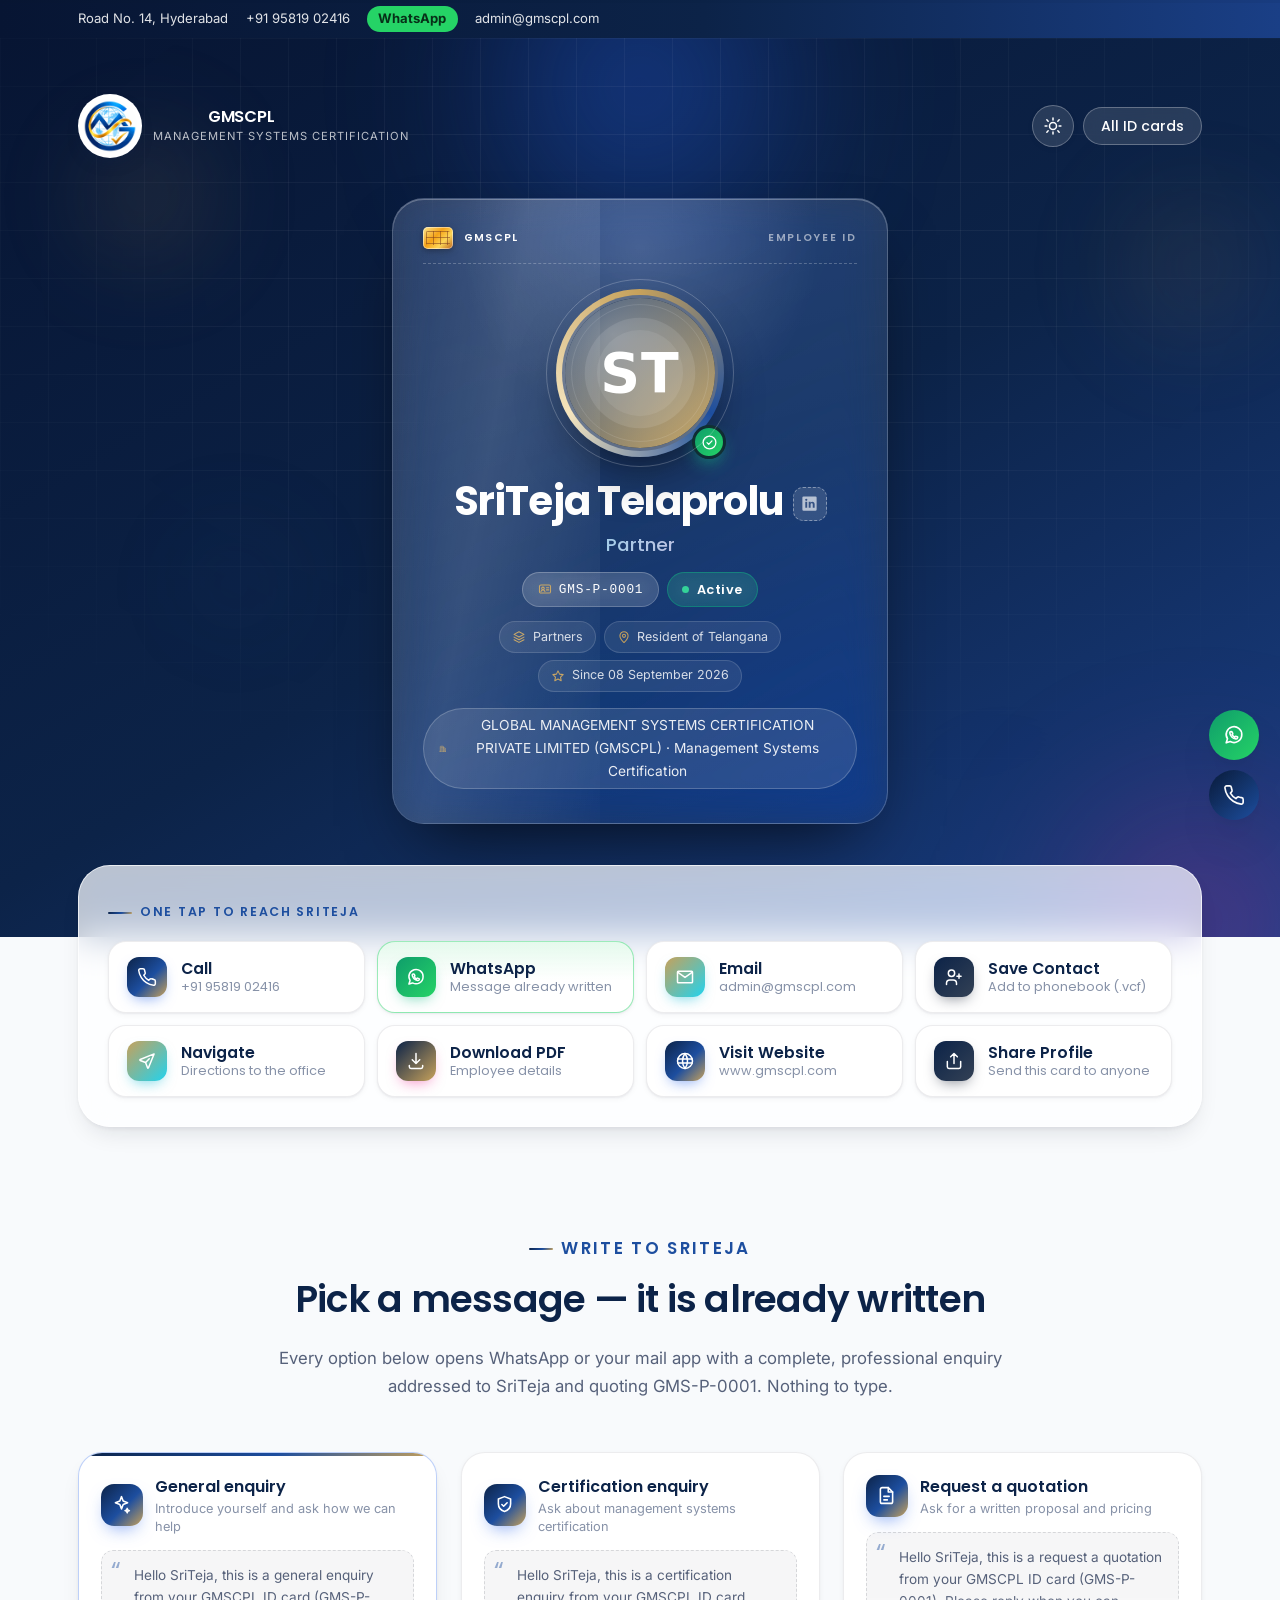
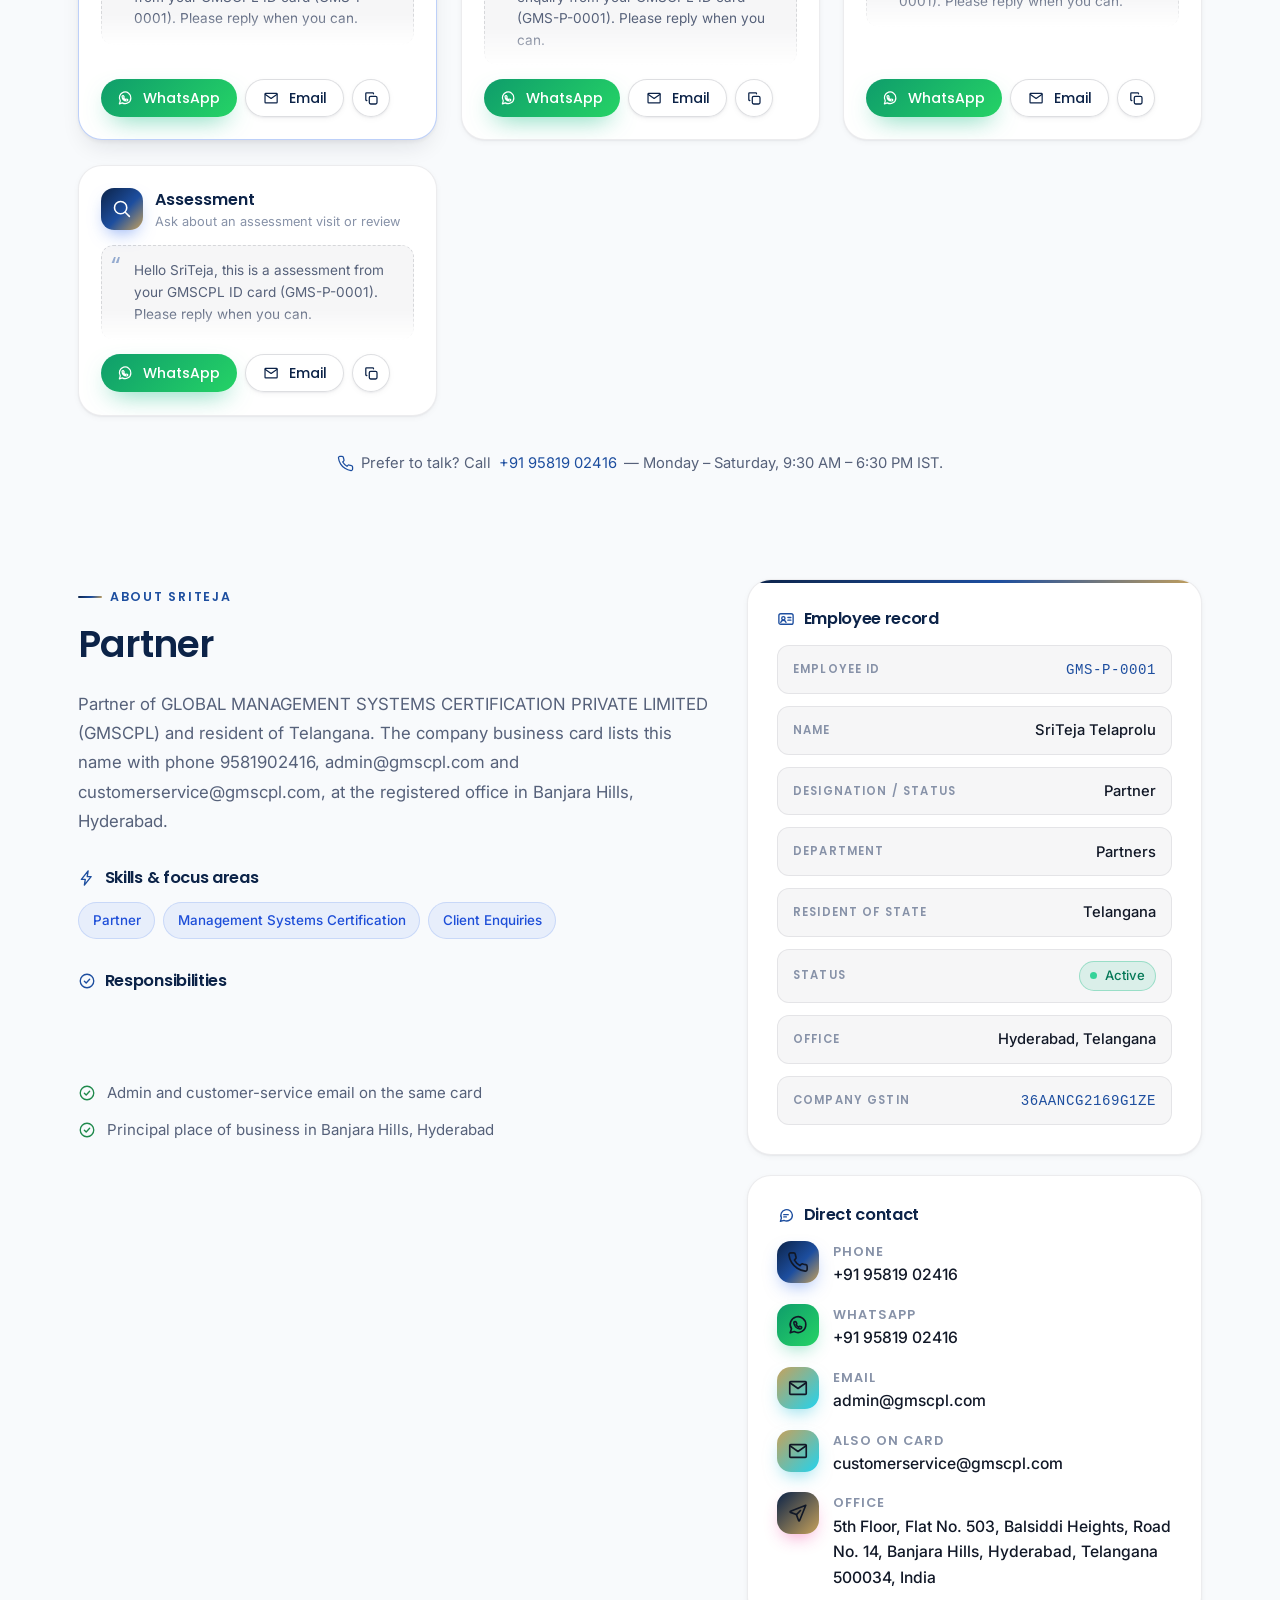
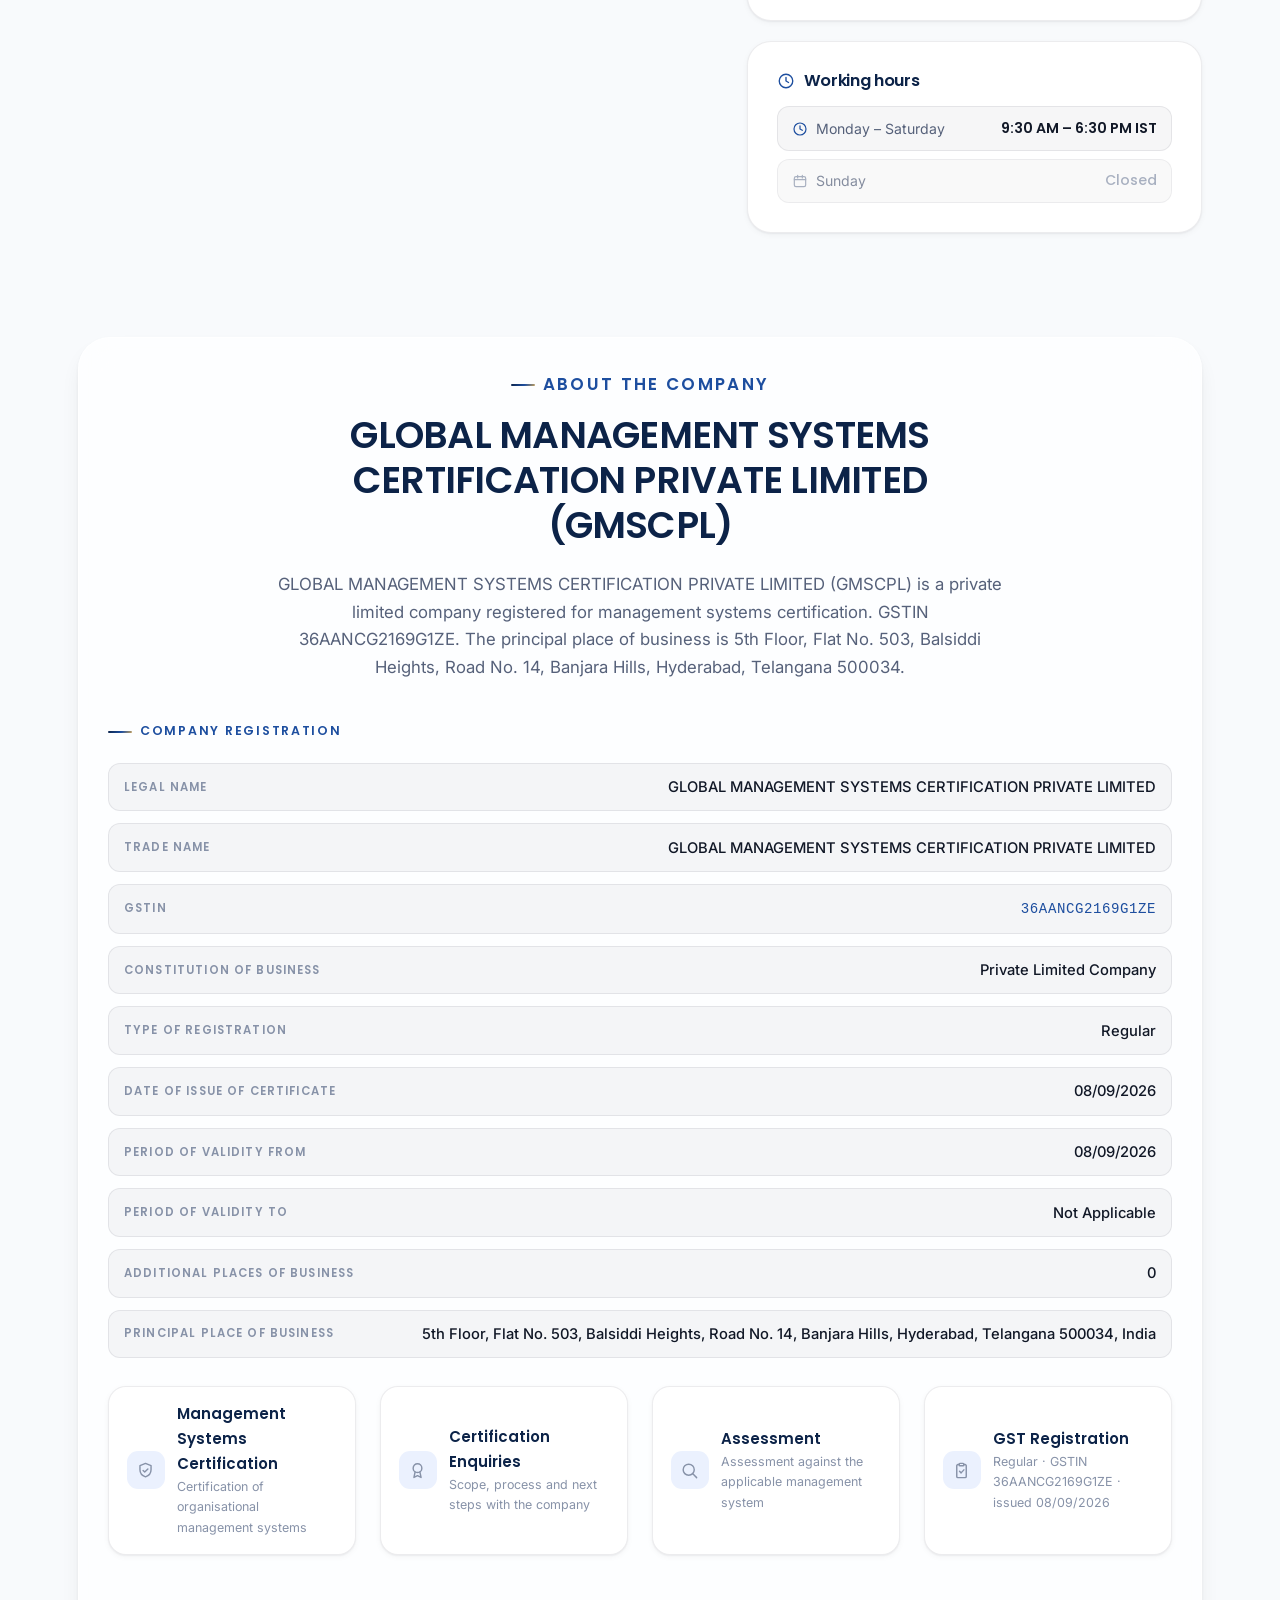
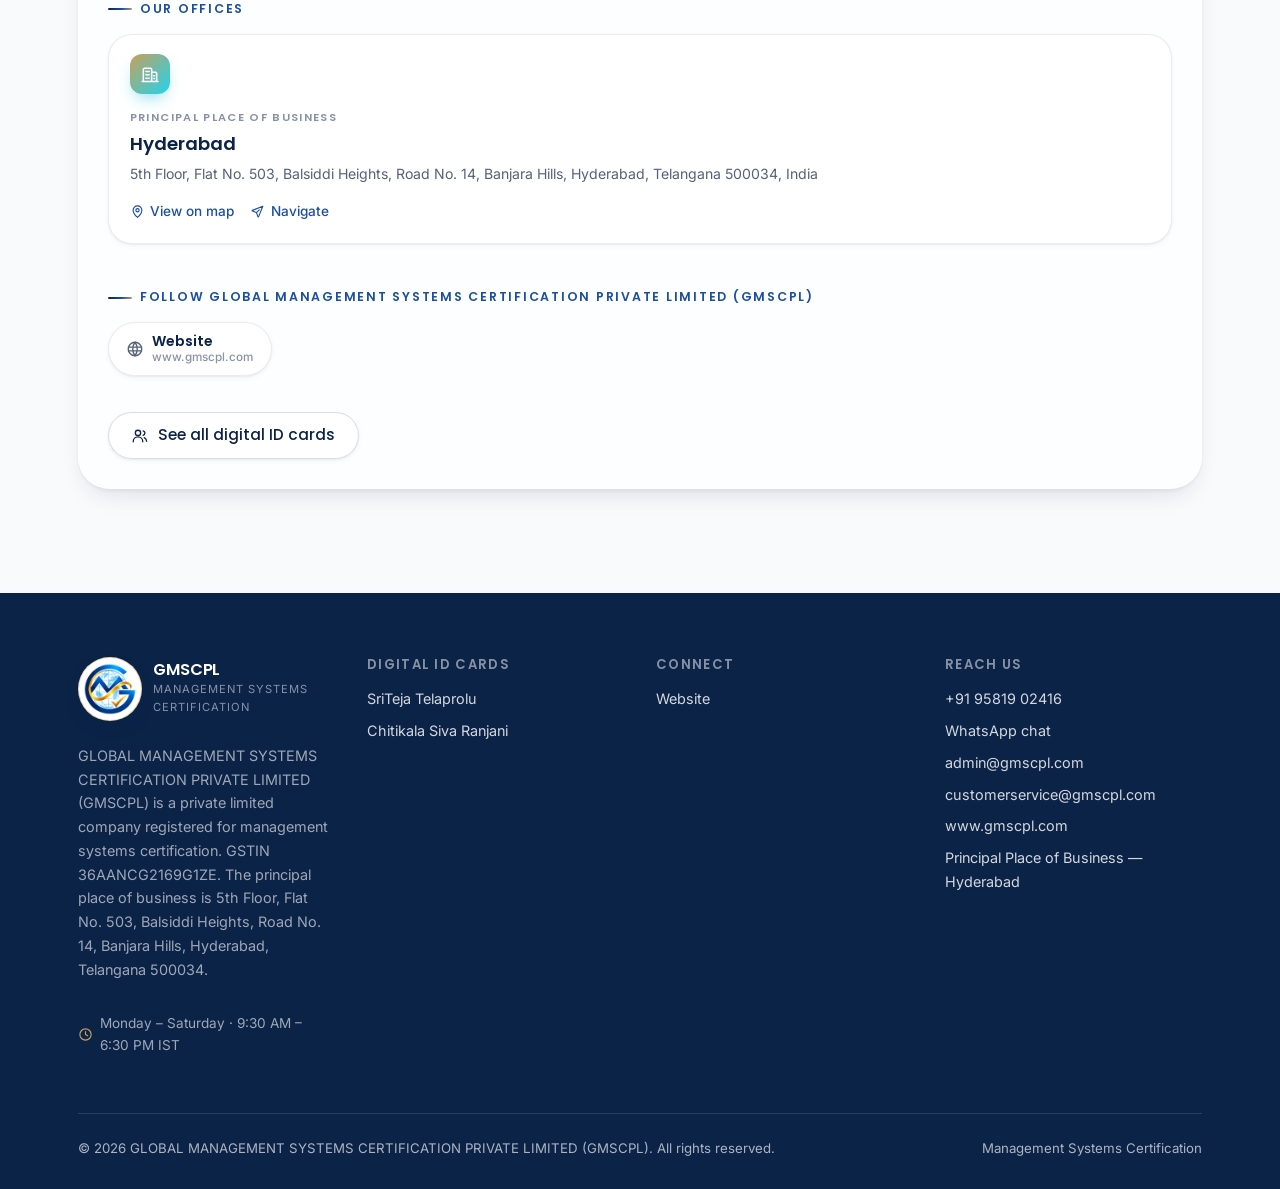
<file: Employee Digitaal Id/employees/gms-p-0001/index.html>
<!DOCTYPE html>
<html lang="en">
<head>
<meta charset="UTF-8">
<meta name="viewport" content="width=device-width, initial-scale=1">
<title>SriTeja Telaprolu — Partner | GLOBAL MANAGEMENT SYSTEMS CERTIFICATION PRIVATE LIMITED (GMSCPL)</title>
<meta name="description" content="SriTeja Telaprolu (GMS-P-0001), Partner at GLOBAL MANAGEMENT SYSTEMS CERTIFICATION PRIVATE LIMITED (GMSCPL). Call, WhatsApp, email, get directions or save the contact directly from this digital ID card.">
<meta name="author" content="GLOBAL MANAGEMENT SYSTEMS CERTIFICATION PRIVATE LIMITED (GMSCPL)">
<meta name="theme-color" content="#0f172a">
<meta name="robots" content="index, follow">
<link rel="canonical" href="https://www.gmscpl.com/employees/gms-p-0001/">

<meta property="og:type" content="profile">
<meta property="og:site_name" content="GLOBAL MANAGEMENT SYSTEMS CERTIFICATION PRIVATE LIMITED (GMSCPL)">
<meta property="og:title" content="SriTeja Telaprolu — Partner | GLOBAL MANAGEMENT SYSTEMS CERTIFICATION PRIVATE LIMITED (GMSCPL)">
<meta property="og:description" content="SriTeja Telaprolu (GMS-P-0001), Partner at GLOBAL MANAGEMENT SYSTEMS CERTIFICATION PRIVATE LIMITED (GMSCPL). Call, WhatsApp, email, get directions or save the contact directly from this digital ID card.">
<meta property="og:url" content="https://www.gmscpl.com/employees/gms-p-0001/">
<meta property="og:image" content="https://www.gmscpl.com/assets/images/logo.png">
<meta name="twitter:card" content="summary_large_image">
<meta name="twitter:title" content="SriTeja Telaprolu — Partner | GLOBAL MANAGEMENT SYSTEMS CERTIFICATION PRIVATE LIMITED (GMSCPL)">
<meta name="twitter:description" content="SriTeja Telaprolu (GMS-P-0001), Partner at GLOBAL MANAGEMENT SYSTEMS CERTIFICATION PRIVATE LIMITED (GMSCPL). Call, WhatsApp, email, get directions or save the contact directly from this digital ID card.">
<meta name="twitter:image" content="https://www.gmscpl.com/assets/images/logo.png">

<link rel="icon" href="../../assets/images/logo.png" type="image/png">
<link rel="apple-touch-icon" href="../../assets/images/logo.png">
<link rel="manifest" href="../../site.webmanifest">

<!-- The face on the card is the first thing that matters — fetch it early. -->
<link rel="preload" as="image" href="avatar.svg" fetchpriority="high">

<!-- Fonts load without blocking paint; the stylesheet below has system-font
     fallbacks so text is readable immediately either way. -->
<link rel="preconnect" href="https://fonts.googleapis.com">
<link rel="preconnect" href="https://fonts.gstatic.com" crossorigin>
<link rel="stylesheet" href="https://fonts.googleapis.com/css2?family=Inter:wght@400;500;600&family=Poppins:wght@500;600;700&display=swap" media="print" onload="this.media='all'">
<noscript><link rel="stylesheet" href="https://fonts.googleapis.com/css2?family=Inter:wght@400;500;600&family=Poppins:wght@500;600;700&display=swap"></noscript>

<link rel="stylesheet" href="../../assets/css/style.css">
<noscript><style>[data-reveal]{opacity:1;transform:none}.preloader{display:none}</style></noscript>

<script>
/* Theme must be set before first paint — keep this inline. */
(function(){try{var s=localStorage.getItem('gmscpl-theme');
var d=s||((window.matchMedia&&window.matchMedia('(prefers-color-scheme: dark)').matches)?'dark':'light');
document.documentElement.setAttribute('data-theme',d);}catch(e){
document.documentElement.setAttribute('data-theme','light');}}());
</script>

<script type="application/ld+json">
{
  "@context": "https://schema.org",
  "@type": "Person",
  "name": "SriTeja Telaprolu",
  "identifier": "GMS-P-0001",
  "jobTitle": "Partner",
  "description": "Partner of GLOBAL MANAGEMENT SYSTEMS CERTIFICATION PRIVATE LIMITED (GMSCPL) and resident of Telangana. The company business card lists this name with phone 9581902416, admin@gmscpl.com and customerservice@gmscpl.com, at the registered office in Banjara Hills, Hyderabad.",
  "url": "https://www.gmscpl.com/employees/gms-p-0001/",
  "image": "https://www.gmscpl.com/employees/gms-p-0001/avatar.svg",
  "telephone": "+919581902416",
  "email": "mailto:admin@gmscpl.com",
  "knowsAbout": [
    "Partner",
    "Management Systems Certification",
    "Client Enquiries"
  ],
  "worksFor": {
    "@type": "Organization",
    "name": "GLOBAL MANAGEMENT SYSTEMS CERTIFICATION PRIVATE LIMITED (GMSCPL)",
    "url": "https://www.gmscpl.com/",
    "logo": "https://www.gmscpl.com/assets/images/logo.png",
    "slogan": "Management Systems Certification",
    "sameAs": []
  },
  "workLocation": {
    "@type": "Place",
    "address": {
      "@type": "PostalAddress",
      "addressLocality": "Hyderabad",
      "addressRegion": "Telangana",
      "postalCode": "500034",
      "addressCountry": "IN"
    }
  }
}
</script>
</head>
<body data-employee-id="GMS-P-0001" class="has-contact-bar">

<!-- Premium loading animation — removed by main.js once the page is ready -->
<div class="preloader" role="status" aria-live="polite">
  <div class="preloader__inner">
    <span class="preloader__ring" aria-hidden="true"></span>
    <img class="preloader__mark" src="../../assets/images/logo.png" width="84" height="84" alt="GMSCPL logo" fetchpriority="high" decoding="async" onerror="this.onerror=null;this.src='../../assets/images/logo.png'">
    <p class="preloader__name">SriTeja Telaprolu</p>
    <p class="preloader__tag">Management Systems Certification</p>
    <div class="preloader__bar"><span></span></div>
  </div>
</div>
<div class="scroll-progress" aria-hidden="true"><span data-scroll-progress></span></div>

<a class="skip-link" href="#main">Skip to content</a>
<div class="topbar">
  <div class="shell topbar__inner">
    <span class="topbar__place">Road No. 14, Hyderabad</span>
    <a href="tel:+919581902416">+91 95819 02416</a>
    <a class="topbar__wa" href="https://wa.me/919581902416?text=Hello%20GMSCPL%2C%20I%20would%20like%20to%20enquire%20about%20management%20systems%20certification.">WhatsApp</a>
    <a href="mailto:admin@gmscpl.com">admin@gmscpl.com</a>
  </div>
</div>

<div class="print-head">
  <img class="brand__mark" src="../../assets/images/logo.png" width="72" height="72" alt="GMSCPL logo" loading="lazy" decoding="async" onerror="this.onerror=null;this.src='../../assets/images/logo.png'">
  <p class="print-head__company">GLOBAL MANAGEMENT SYSTEMS CERTIFICATION PRIVATE LIMITED (GMSCPL)</p>
  <p>Employee details · GMS-P-0001 · GSTIN 36AANCG2169G1ZE</p>
</div>

<main id="main">

  <!-- ========================================================================
       Digital ID card header
       ======================================================================== -->
  <header class="profile">
    <div class="orbs" aria-hidden="true">
        <span></span><span></span><span></span><span></span><span></span>
      </div>
    <div class="shell">
      <div class="profile__top">
        <a class="brand" href="../../index.html" aria-label="GLOBAL MANAGEMENT SYSTEMS CERTIFICATION PRIVATE LIMITED (GMSCPL) home">
          <img class="brand__mark" src="../../assets/images/logo.png" width="44" height="44" alt="GMSCPL logo" fetchpriority="high" decoding="async" onerror="this.onerror=null;this.src='../../assets/images/logo.png'">
          <span>
            <span class="brand__name">GMSCPL</span>
            <span class="brand__tag">Management Systems Certification</span>
          </span>
        </a>
        <div class="profile__tools">
          <button class="theme-toggle" type="button" data-action="theme" aria-pressed="false" aria-label="Switch between dark and light mode" title="Switch between dark and light mode">
          <svg viewBox="0 0 24 24" aria-hidden="true" focusable="false" class="icon-sun"><circle fill="none" stroke="currentColor" stroke-width="1.8" stroke-linecap="round" stroke-linejoin="round" cx="12" cy="12" r="4.2"/><path fill="none" stroke="currentColor" stroke-width="1.8" stroke-linecap="round" stroke-linejoin="round" d="M12 2.5v2.2M12 19.3v2.2M4.6 4.6l1.6 1.6M17.8 17.8l1.6 1.6M2.5 12h2.2M19.3 12h2.2M4.6 19.4l1.6-1.6M17.8 6.2l1.6-1.6"/></svg><svg viewBox="0 0 24 24" aria-hidden="true" focusable="false" class="icon-moon"><path fill="none" stroke="currentColor" stroke-width="1.8" stroke-linecap="round" stroke-linejoin="round" d="M20 14.4A8.5 8.5 0 1 1 9.6 4a6.8 6.8 0 0 0 10.4 10.4Z"/></svg>
        </button>
          <a class="btn btn--on-dark btn--sm" href="../../index.html#team">All ID cards</a>
        </div>
      </div>

      <!-- The card itself: a physical-ID-card shape, so the digital version
           reads as the same object the visitor is holding. -->
      <div class="idcard" data-tilt>
        <span class="idcard__sheen" aria-hidden="true"></span>
        <div class="idcard__strip" aria-hidden="true">
          <span class="idcard__chip"></span>
          <span class="idcard__brand">GMSCPL</span>
          <span class="idcard__type">Employee ID</span>
        </div>

        <div class="profile__photo is-fallback">
          <img src="avatar.svg" width="168" height="168" alt="SriTeja Telaprolu, Partner at GLOBAL MANAGEMENT SYSTEMS CERTIFICATION PRIVATE LIMITED (GMSCPL)" fetchpriority="high" decoding="async" onerror="this.onerror=null;this.src='avatar.svg';this.parentNode.classList.add('is-fallback')">
          <span class="photo-verified" title="Verified employee of GLOBAL MANAGEMENT SYSTEMS CERTIFICATION PRIVATE LIMITED (GMSCPL)" aria-hidden="true"><svg viewBox="0 0 24 24" aria-hidden="true" focusable="false"><circle fill="none" stroke="currentColor" stroke-width="1.8" stroke-linecap="round" stroke-linejoin="round" cx="12" cy="12" r="9"/><path fill="none" stroke="currentColor" stroke-width="1.8" stroke-linecap="round" stroke-linejoin="round" d="m8.5 12.2 2.4 2.4 4.6-4.9"/></svg></span>
        </div>

        <div class="profile__name-row">
          <h1 class="profile__name">SriTeja Telaprolu</h1>
          <span class="linkedin-mark linkedin-mark--empty" role="img" aria-label="LinkedIn profile not yet available" title="LinkedIn profile will be added here"><svg viewBox="0 0 24 24" aria-hidden="true" focusable="false"><path fill="currentColor" d="M4.5 3h15A1.5 1.5 0 0 1 21 4.5v15A1.5 1.5 0 0 1 19.5 21h-15A1.5 1.5 0 0 1 3 19.5v-15A1.5 1.5 0 0 1 4.5 3Zm2.2 6.9v7.6h2.4V9.9H6.7Zm1.2-1.1a1.4 1.4 0 1 0 0-2.8 1.4 1.4 0 0 0 0 2.8Zm3.1 1.1v7.6h2.4v-4.1c0-1.1.5-1.7 1.4-1.7s1.3.6 1.3 1.7v4.1h2.4v-4.5c0-2.2-1.1-3.3-2.8-3.3-1.1 0-1.8.5-2.3 1.2V9.9H11Z"/></svg></span>
        </div>

        <p class="profile__role">Partner</p>

        <div class="profile__ids">
          <span class="id-badge"><svg viewBox="0 0 24 24" aria-hidden="true" focusable="false"><rect fill="none" stroke="currentColor" stroke-width="1.8" stroke-linecap="round" stroke-linejoin="round" x="2.5" y="5" width="19" height="14" rx="2.5"/><circle fill="none" stroke="currentColor" stroke-width="1.8" stroke-linecap="round" stroke-linejoin="round" cx="8.5" cy="11" r="2.2"/><path fill="none" stroke="currentColor" stroke-width="1.8" stroke-linecap="round" stroke-linejoin="round" d="M5 16.4a3.6 3.6 0 0 1 7 0M14.5 10h4M14.5 13.5h4"/></svg>GMS-P-0001</span>
          <span class="id-badge id-badge--status"><i class="live-dot" aria-hidden="true"></i>Active</span>
        </div>

        <div class="profile__meta">
          <span><svg viewBox="0 0 24 24" aria-hidden="true" focusable="false"><path fill="none" stroke="currentColor" stroke-width="1.8" stroke-linecap="round" stroke-linejoin="round" d="m12 3 8.5 4.5L12 12 3.5 7.5Z"/><path fill="none" stroke="currentColor" stroke-width="1.8" stroke-linecap="round" stroke-linejoin="round" d="m3.5 12.2 8.5 4.5 8.5-4.5"/><path fill="none" stroke="currentColor" stroke-width="1.8" stroke-linecap="round" stroke-linejoin="round" d="m3.5 16.7 8.5 4.5 8.5-4.5"/></svg> Partners</span>
          <span><svg viewBox="0 0 24 24" aria-hidden="true" focusable="false"><path fill="none" stroke="currentColor" stroke-width="1.8" stroke-linecap="round" stroke-linejoin="round" d="M12 21.5S19 15.4 19 10a7 7 0 1 0-14 0c0 5.4 7 11.5 7 11.5Z"/><circle fill="none" stroke="currentColor" stroke-width="1.8" stroke-linecap="round" stroke-linejoin="round" cx="12" cy="10" r="2.6"/></svg> Resident of Telangana</span>
          <span><svg viewBox="0 0 24 24" aria-hidden="true" focusable="false"><path fill="none" stroke="currentColor" stroke-width="1.8" stroke-linecap="round" stroke-linejoin="round" d="m12 3.2 2.7 5.6 6.1.85-4.45 4.3 1.1 6.05L12 17.2l-5.45 2.8 1.1-6.05L3.2 9.65l6.1-.85Z"/></svg> Since 08 September 2026</span>
        </div>

        <p class="profile__company"><svg viewBox="0 0 24 24" aria-hidden="true" focusable="false"><path fill="none" stroke="currentColor" stroke-width="1.8" stroke-linecap="round" stroke-linejoin="round" d="M4 21V6.5A1.5 1.5 0 0 1 5.5 5h7A1.5 1.5 0 0 1 14 6.5V21M14 10h4.5A1.5 1.5 0 0 1 20 11.5V21M2.5 21h19"/><path fill="none" stroke="currentColor" stroke-width="1.8" stroke-linecap="round" stroke-linejoin="round" d="M7 9h4M7 13h4M7 17h4M16.5 14h1M16.5 17.5h1"/></svg> GLOBAL MANAGEMENT SYSTEMS CERTIFICATION PRIVATE LIMITED (GMSCPL) · Management Systems Certification</p>
      </div>
    </div>
  </header>

  <!-- ========================================================================
       Action buttons — plain links, so they work even without JavaScript
       ======================================================================== -->
  <div class="shell actions-wrap">
    <div class="card card--glass" style="border-radius:var(--r-xl)">
      <p class="eyebrow" style="margin-bottom:1.1rem">One tap to reach SriTeja</p>
      <div class="actions">
        <a class="btn btn--tile" href="tel:+919581902416">
          <span class="btn__icon"><svg viewBox="0 0 24 24" aria-hidden="true" focusable="false"><path fill="none" stroke="currentColor" stroke-width="1.8" stroke-linecap="round" stroke-linejoin="round" d="M22 16.9v3a2 2 0 0 1-2.2 2 19.8 19.8 0 0 1-8.6-3.1 19.5 19.5 0 0 1-6-6A19.8 19.8 0 0 1 2.1 4.2 2 2 0 0 1 4.1 2h3a2 2 0 0 1 2 1.7c.1 1 .4 1.9.7 2.8a2 2 0 0 1-.5 2.1L8.1 9.9a16 16 0 0 0 6 6l1.3-1.3a2 2 0 0 1 2.1-.4c.9.3 1.8.6 2.8.7a2 2 0 0 1 1.7 2Z"/></svg></span>
          <span class="btn__label"><b>Call</b><span>+91 95819 02416</span></span>
        </a>
        <a class="btn btn--tile" data-accent="green" href="https://wa.me/919581902416?text=Hello%20SriTeja%2C%20this%20is%20a%20general%20enquiry%20from%20your%20GMSCPL%20ID%20card%20(GMS-P-0001).%20Please%20reply%20when%20you%20can.">
          <span class="btn__icon"><svg viewBox="0 0 24 24" aria-hidden="true" focusable="false"><path fill="none" stroke="currentColor" stroke-width="1.8" stroke-linecap="round" stroke-linejoin="round" d="M20.5 11.7a8.5 8.5 0 0 1-12.6 7.4L3.5 20.5l1.4-4.4A8.5 8.5 0 1 1 20.5 11.7Z"/><path fill="none" stroke="currentColor" stroke-width="1.8" stroke-linecap="round" stroke-linejoin="round" d="M9 8.4c.4-.1.7 0 .9.4l.7 1.5c.1.3.1.5-.1.7l-.6.7c.6 1.2 1.6 2.1 2.8 2.6l.6-.7c.2-.2.5-.3.7-.2l1.6.6c.4.2.5.5.4.9-.2.9-1.1 1.5-2 1.4-3.4-.3-6.2-3.1-6.5-6.5-.1-.9.4-1.7 1.5-1.4Z"/></svg></span>
          <span class="btn__label"><b>WhatsApp</b><span>Message already written</span></span>
        </a>
        <a class="btn btn--tile" data-accent="cyan" href="mailto:admin@gmscpl.com?subject=Business%20enquiry%20via%20GLOBAL%20MANAGEMENT%20SYSTEMS%20CERTIFICATION%20PRIVATE%20LIMITED%20(GMSCPL)%20digital%20ID%20card%20(GMS-P-0001)&amp;body=Dear%20SriTeja%2C%0A%0AI%20came%20across%20your%20GLOBAL%20MANAGEMENT%20SYSTEMS%20CERTIFICATION%20PRIVATE%20LIMITED%20(GMSCPL)%20digital%20ID%20card%20(GMS-P-0001)%20and%20would%20like%20to%20connect%20with%20you.%0A%0ACould%20you%20share%20how%20GLOBAL%20MANAGEMENT%20SYSTEMS%20CERTIFICATION%20PRIVATE%20LIMITED%20(GMSCPL)%20handles%20management%20systems%20certification%2C%20and%20the%20best%20way%20to%20start%20an%20enquiry%3F%20I%20would%20be%20glad%20to%20arrange%20a%20short%20call%20at%20a%20time%20that%20suits%20you.%0A%0ALooking%20forward%20to%20your%20reply.%0A%0ABest%20regards%2C%0A%5BYour%20name%5D%0A%5BYour%20company%5D%0A%5BYour%20phone%5D%0A">
          <span class="btn__icon"><svg viewBox="0 0 24 24" aria-hidden="true" focusable="false"><path fill="none" stroke="currentColor" stroke-width="1.8" stroke-linecap="round" stroke-linejoin="round" d="M4 5h16a1 1 0 0 1 1 1v12a1 1 0 0 1-1 1H4a1 1 0 0 1-1-1V6a1 1 0 0 1 1-1Z"/><path fill="none" stroke="currentColor" stroke-width="1.8" stroke-linecap="round" stroke-linejoin="round" d="m3.5 6.5 8.5 6 8.5-6"/></svg></span>
          <span class="btn__label"><b>Email</b><span>admin@gmscpl.com</span></span>
        </a>
        <a class="btn btn--tile" data-accent="navy" href="contact.vcf" download>
          <span class="btn__icon"><svg viewBox="0 0 24 24" aria-hidden="true" focusable="false"><path fill="none" stroke="currentColor" stroke-width="1.8" stroke-linecap="round" stroke-linejoin="round" d="M15 21v-1.5a4 4 0 0 0-4-4H7a4 4 0 0 0-4 4V21"/><circle fill="none" stroke="currentColor" stroke-width="1.8" stroke-linecap="round" stroke-linejoin="round" cx="9" cy="7.5" r="3.8"/><path fill="none" stroke="currentColor" stroke-width="1.8" stroke-linecap="round" stroke-linejoin="round" d="M18 8.5v5M20.5 11h-5"/></svg></span>
          <span class="btn__label"><b>Save Contact</b><span>Add to phonebook (.vcf)</span></span>
        </a>
        <a class="btn btn--tile" data-accent="cyan" href="https://www.google.com/maps/dir/?api=1&amp;destination=Balsiddi%20Heights%2C%20Road%20No.%2014%2C%20Banjara%20Hills%2C%20Hyderabad%2C%20Telangana%20500034%2C%20India" target="_blank" rel="noopener">
          <span class="btn__icon"><svg viewBox="0 0 24 24" aria-hidden="true" focusable="false"><path fill="none" stroke="currentColor" stroke-width="1.8" stroke-linecap="round" stroke-linejoin="round" d="M20.5 3.5 3.8 10.2a.6.6 0 0 0 .05 1.13l6.4 2.4 2.4 6.4a.6.6 0 0 0 1.13.05Z"/><path fill="none" stroke="currentColor" stroke-width="1.8" stroke-linecap="round" stroke-linejoin="round" d="m10.3 13.7 4.4-4.4"/></svg></span>
          <span class="btn__label"><b>Navigate</b><span>Directions to the office</span></span>
        </a>
        <button class="btn btn--tile" type="button" data-accent="pink" data-action="print">
          <span class="btn__icon"><svg viewBox="0 0 24 24" aria-hidden="true" focusable="false"><path fill="none" stroke="currentColor" stroke-width="1.8" stroke-linecap="round" stroke-linejoin="round" d="M12 3v12M7.5 10.5 12 15l4.5-4.5"/><path fill="none" stroke="currentColor" stroke-width="1.8" stroke-linecap="round" stroke-linejoin="round" d="M4 17.5V19a2 2 0 0 0 2 2h12a2 2 0 0 0 2-2v-1.5"/></svg></span>
          <span class="btn__label"><b>Download PDF</b><span>Employee details</span></span>
        </button>
        <a class="btn btn--tile" href="https://www.gmscpl.com" target="_blank" rel="noopener">
          <span class="btn__icon"><svg viewBox="0 0 24 24" aria-hidden="true" focusable="false"><circle fill="none" stroke="currentColor" stroke-width="1.8" stroke-linecap="round" stroke-linejoin="round" cx="12" cy="12" r="9"/><path fill="none" stroke="currentColor" stroke-width="1.8" stroke-linecap="round" stroke-linejoin="round" d="M3.2 9.5h17.6M3.2 14.5h17.6"/><path fill="none" stroke="currentColor" stroke-width="1.8" stroke-linecap="round" stroke-linejoin="round" d="M12 3a15 15 0 0 1 0 18 15 15 0 0 1 0-18Z"/></svg></span>
          <span class="btn__label"><b>Visit Website</b><span>www.gmscpl.com</span></span>
        </a>
        <button class="btn btn--tile" type="button" data-accent="navy" data-action="share">
          <span class="btn__icon"><svg viewBox="0 0 24 24" aria-hidden="true" focusable="false"><path fill="none" stroke="currentColor" stroke-width="1.8" stroke-linecap="round" stroke-linejoin="round" d="M4 12.5V19a2 2 0 0 0 2 2h12a2 2 0 0 0 2-2v-6.5"/><path fill="none" stroke="currentColor" stroke-width="1.8" stroke-linecap="round" stroke-linejoin="round" d="M12 3v12M8 7l4-4 4 4"/></svg></span>
          <span class="btn__label"><b>Share Profile</b><span>Send this card to anyone</span></span>
        </button>
      </div>
    </div>
  </div>

  <!-- ========================================================================
       Ready-made professional messages
       Pick a topic — WhatsApp or the mail client opens with the whole enquiry
       already composed and addressed to this employee.
       ======================================================================== -->
  <section class="section no-print" id="message">
    <div class="shell">
      <div class="section__head">
        <p class="eyebrow">Write to SriTeja</p>
        <h2>Pick a message — it is already written</h2>
        <p>Every option below opens WhatsApp or your mail app with a complete, professional
           enquiry addressed to SriTeja and quoting GMS-P-0001. Nothing to type.</p>
      </div>

      <div class="grid msg-grid">
          <article class="msg-card msg-card--lead" data-reveal>
            <div class="msg-card__head">
              <span class="msg-card__mark"><svg viewBox="0 0 24 24" aria-hidden="true" focusable="false"><path fill="none" stroke="currentColor" stroke-width="1.8" stroke-linecap="round" stroke-linejoin="round" d="M12 3l1.9 5.1L19 10l-5.1 1.9L12 17l-1.9-5.1L5 10l5.1-1.9Z"/><path fill="none" stroke="currentColor" stroke-width="1.8" stroke-linecap="round" stroke-linejoin="round" d="M18.5 16.5l.7 1.8 1.8.7-1.8.7-.7 1.8-.7-1.8-1.8-.7 1.8-.7Z"/></svg></span>
              <span>
                <b>General enquiry</b>
                <small>Introduce yourself and ask how we can help</small>
              </span>
            </div>
            <p class="msg-card__preview">Hello SriTeja, this is a general enquiry from your GMSCPL ID card (GMS-P-0001). Please reply when you can.</p>
            <div class="msg-card__actions">
              <a class="btn btn--sm btn--wa" href="https://wa.me/919581902416?text=Hello%20SriTeja%2C%20this%20is%20a%20general%20enquiry%20from%20your%20GMSCPL%20ID%20card%20(GMS-P-0001).%20Please%20reply%20when%20you%20can.">
                <svg viewBox="0 0 24 24" aria-hidden="true" focusable="false"><path fill="none" stroke="currentColor" stroke-width="1.8" stroke-linecap="round" stroke-linejoin="round" d="M20.5 11.7a8.5 8.5 0 0 1-12.6 7.4L3.5 20.5l1.4-4.4A8.5 8.5 0 1 1 20.5 11.7Z"/><path fill="none" stroke="currentColor" stroke-width="1.8" stroke-linecap="round" stroke-linejoin="round" d="M9 8.4c.4-.1.7 0 .9.4l.7 1.5c.1.3.1.5-.1.7l-.6.7c.6 1.2 1.6 2.1 2.8 2.6l.6-.7c.2-.2.5-.3.7-.2l1.6.6c.4.2.5.5.4.9-.2.9-1.1 1.5-2 1.4-3.4-.3-6.2-3.1-6.5-6.5-.1-.9.4-1.7 1.5-1.4Z"/></svg> WhatsApp
              </a>
              <a class="btn btn--sm btn--ghost" href="mailto:admin@gmscpl.com?subject=Business%20enquiry%20via%20GLOBAL%20MANAGEMENT%20SYSTEMS%20CERTIFICATION%20PRIVATE%20LIMITED%20(GMSCPL)%20digital%20ID%20card%20(GMS-P-0001)&amp;body=Dear%20SriTeja%2C%0A%0AI%20came%20across%20your%20GLOBAL%20MANAGEMENT%20SYSTEMS%20CERTIFICATION%20PRIVATE%20LIMITED%20(GMSCPL)%20digital%20ID%20card%20(GMS-P-0001)%20and%20would%20like%20to%20connect%20with%20you.%0A%0ACould%20you%20share%20how%20GLOBAL%20MANAGEMENT%20SYSTEMS%20CERTIFICATION%20PRIVATE%20LIMITED%20(GMSCPL)%20handles%20management%20systems%20certification%2C%20and%20the%20best%20way%20to%20start%20an%20enquiry%3F%20I%20would%20be%20glad%20to%20arrange%20a%20short%20call%20at%20a%20time%20that%20suits%20you.%0A%0ALooking%20forward%20to%20your%20reply.%0A%0ABest%20regards%2C%0A%5BYour%20name%5D%0A%5BYour%20company%5D%0A%5BYour%20phone%5D%0A">
                <svg viewBox="0 0 24 24" aria-hidden="true" focusable="false"><path fill="none" stroke="currentColor" stroke-width="1.8" stroke-linecap="round" stroke-linejoin="round" d="M4 5h16a1 1 0 0 1 1 1v12a1 1 0 0 1-1 1H4a1 1 0 0 1-1-1V6a1 1 0 0 1 1-1Z"/><path fill="none" stroke="currentColor" stroke-width="1.8" stroke-linecap="round" stroke-linejoin="round" d="m3.5 6.5 8.5 6 8.5-6"/></svg> Email
              </a>
              <button class="btn btn--sm btn--ghost btn--icon" type="button"
                      data-action="copy-message"
                      data-copy="Hello SriTeja, this is a general enquiry from your GMSCPL ID card (GMS-P-0001). Please reply when you can."
                      aria-label="Copy the &quot;General enquiry&quot; message">
                <svg viewBox="0 0 24 24" aria-hidden="true" focusable="false"><rect fill="none" stroke="currentColor" stroke-width="1.8" stroke-linecap="round" stroke-linejoin="round" x="9" y="9" width="11" height="11" rx="2"/><path fill="none" stroke="currentColor" stroke-width="1.8" stroke-linecap="round" stroke-linejoin="round" d="M5.5 15H5a1 1 0 0 1-1-1V5a1 1 0 0 1 1-1h9a1 1 0 0 1 1 1v.5"/></svg>
              </button>
            </div>
          </article>

          <article class="msg-card" data-reveal>
            <div class="msg-card__head">
              <span class="msg-card__mark"><svg viewBox="0 0 24 24" aria-hidden="true" focusable="false"><path fill="none" stroke="currentColor" stroke-width="1.8" stroke-linecap="round" stroke-linejoin="round" d="M12 3l7 2.8v5.4c0 4.2-2.8 7.5-7 8.8-4.2-1.3-7-4.6-7-8.8V5.8Z"/><path fill="none" stroke="currentColor" stroke-width="1.8" stroke-linecap="round" stroke-linejoin="round" d="m9 12 2 2 4-4"/></svg></span>
              <span>
                <b>Certification enquiry</b>
                <small>Ask about management systems certification</small>
              </span>
            </div>
            <p class="msg-card__preview">Hello SriTeja, this is a certification enquiry from your GMSCPL ID card (GMS-P-0001). Please reply when you can.</p>
            <div class="msg-card__actions">
              <a class="btn btn--sm btn--wa" href="https://wa.me/919581902416?text=Hello%20SriTeja%2C%20this%20is%20a%20certification%20enquiry%20from%20your%20GMSCPL%20ID%20card%20(GMS-P-0001).%20Please%20reply%20when%20you%20can.">
                <svg viewBox="0 0 24 24" aria-hidden="true" focusable="false"><path fill="none" stroke="currentColor" stroke-width="1.8" stroke-linecap="round" stroke-linejoin="round" d="M20.5 11.7a8.5 8.5 0 0 1-12.6 7.4L3.5 20.5l1.4-4.4A8.5 8.5 0 1 1 20.5 11.7Z"/><path fill="none" stroke="currentColor" stroke-width="1.8" stroke-linecap="round" stroke-linejoin="round" d="M9 8.4c.4-.1.7 0 .9.4l.7 1.5c.1.3.1.5-.1.7l-.6.7c.6 1.2 1.6 2.1 2.8 2.6l.6-.7c.2-.2.5-.3.7-.2l1.6.6c.4.2.5.5.4.9-.2.9-1.1 1.5-2 1.4-3.4-.3-6.2-3.1-6.5-6.5-.1-.9.4-1.7 1.5-1.4Z"/></svg> WhatsApp
              </a>
              <a class="btn btn--sm btn--ghost" href="mailto:admin@gmscpl.com?subject=Management%20systems%20certification%20%E2%80%94%20enquiry%20via%20GLOBAL%20MANAGEMENT%20SYSTEMS%20CERTIFICATION%20PRIVATE%20LIMITED%20(GMSCPL)%20ID%20card%20(GMS-P-0001)&amp;body=Dear%20SriTeja%2C%0A%0AI%20am%20contacting%20you%20through%20your%20GLOBAL%20MANAGEMENT%20SYSTEMS%20CERTIFICATION%20PRIVATE%20LIMITED%20(GMSCPL)%20digital%20ID%20card%20(GMS-P-0001)%20about%20management%20systems%20certification.%0A%0AWe%20would%20like%20to%20understand%20the%20certification%20process%2C%20the%20information%20you%20need%20from%20us%2C%20and%20an%20indicative%20timeline.%20Please%20let%20me%20know%20how%20to%20share%20our%20organisation%20details.%0A%0ALooking%20forward%20to%20your%20reply.%0A%0ABest%20regards%2C%0A%5BYour%20name%5D%0A%5BYour%20company%5D%0A%5BYour%20phone%5D%0A">
                <svg viewBox="0 0 24 24" aria-hidden="true" focusable="false"><path fill="none" stroke="currentColor" stroke-width="1.8" stroke-linecap="round" stroke-linejoin="round" d="M4 5h16a1 1 0 0 1 1 1v12a1 1 0 0 1-1 1H4a1 1 0 0 1-1-1V6a1 1 0 0 1 1-1Z"/><path fill="none" stroke="currentColor" stroke-width="1.8" stroke-linecap="round" stroke-linejoin="round" d="m3.5 6.5 8.5 6 8.5-6"/></svg> Email
              </a>
              <button class="btn btn--sm btn--ghost btn--icon" type="button"
                      data-action="copy-message"
                      data-copy="Hello SriTeja, this is a certification enquiry from your GMSCPL ID card (GMS-P-0001). Please reply when you can."
                      aria-label="Copy the &quot;Certification enquiry&quot; message">
                <svg viewBox="0 0 24 24" aria-hidden="true" focusable="false"><rect fill="none" stroke="currentColor" stroke-width="1.8" stroke-linecap="round" stroke-linejoin="round" x="9" y="9" width="11" height="11" rx="2"/><path fill="none" stroke="currentColor" stroke-width="1.8" stroke-linecap="round" stroke-linejoin="round" d="M5.5 15H5a1 1 0 0 1-1-1V5a1 1 0 0 1 1-1h9a1 1 0 0 1 1 1v.5"/></svg>
              </button>
            </div>
          </article>

          <article class="msg-card" data-reveal>
            <div class="msg-card__head">
              <span class="msg-card__mark"><svg viewBox="0 0 24 24" aria-hidden="true" focusable="false"><path fill="none" stroke="currentColor" stroke-width="1.8" stroke-linecap="round" stroke-linejoin="round" d="M14 3H7a2 2 0 0 0-2 2v14a2 2 0 0 0 2 2h10a2 2 0 0 0 2-2V8Z"/><path fill="none" stroke="currentColor" stroke-width="1.8" stroke-linecap="round" stroke-linejoin="round" d="M14 3v5h5M9 13h6M9 17h4"/></svg></span>
              <span>
                <b>Request a quotation</b>
                <small>Ask for a written proposal and pricing</small>
              </span>
            </div>
            <p class="msg-card__preview">Hello SriTeja, this is a request a quotation from your GMSCPL ID card (GMS-P-0001). Please reply when you can.</p>
            <div class="msg-card__actions">
              <a class="btn btn--sm btn--wa" href="https://wa.me/919581902416?text=Hello%20SriTeja%2C%20this%20is%20a%20request%20a%20quotation%20from%20your%20GMSCPL%20ID%20card%20(GMS-P-0001).%20Please%20reply%20when%20you%20can.">
                <svg viewBox="0 0 24 24" aria-hidden="true" focusable="false"><path fill="none" stroke="currentColor" stroke-width="1.8" stroke-linecap="round" stroke-linejoin="round" d="M20.5 11.7a8.5 8.5 0 0 1-12.6 7.4L3.5 20.5l1.4-4.4A8.5 8.5 0 1 1 20.5 11.7Z"/><path fill="none" stroke="currentColor" stroke-width="1.8" stroke-linecap="round" stroke-linejoin="round" d="M9 8.4c.4-.1.7 0 .9.4l.7 1.5c.1.3.1.5-.1.7l-.6.7c.6 1.2 1.6 2.1 2.8 2.6l.6-.7c.2-.2.5-.3.7-.2l1.6.6c.4.2.5.5.4.9-.2.9-1.1 1.5-2 1.4-3.4-.3-6.2-3.1-6.5-6.5-.1-.9.4-1.7 1.5-1.4Z"/></svg> WhatsApp
              </a>
              <a class="btn btn--sm btn--ghost" href="mailto:admin@gmscpl.com?subject=Request%20for%20quotation%20%E2%80%94%20via%20GLOBAL%20MANAGEMENT%20SYSTEMS%20CERTIFICATION%20PRIVATE%20LIMITED%20(GMSCPL)%20ID%20card%20(GMS-P-0001)&amp;body=Dear%20SriTeja%2C%0A%0AI%20am%20contacting%20you%20through%20your%20GLOBAL%20MANAGEMENT%20SYSTEMS%20CERTIFICATION%20PRIVATE%20LIMITED%20(GMSCPL)%20digital%20ID%20card%20(GMS-P-0001)%20to%20request%20a%20quotation.%0A%0APlease%20could%20you%20send%20a%20written%20proposal%20covering%20scope%2C%20deliverables%2C%20timeline%20and%20commercial%20terms%20for%20the%20certification%20we%20discuss%3F%20I%20will%20share%20our%20requirement%20details%20on%20your%20reply.%0A%0ALooking%20forward%20to%20your%20reply.%0A%0ABest%20regards%2C%0A%5BYour%20name%5D%0A%5BYour%20company%5D%0A%5BYour%20phone%5D%0A">
                <svg viewBox="0 0 24 24" aria-hidden="true" focusable="false"><path fill="none" stroke="currentColor" stroke-width="1.8" stroke-linecap="round" stroke-linejoin="round" d="M4 5h16a1 1 0 0 1 1 1v12a1 1 0 0 1-1 1H4a1 1 0 0 1-1-1V6a1 1 0 0 1 1-1Z"/><path fill="none" stroke="currentColor" stroke-width="1.8" stroke-linecap="round" stroke-linejoin="round" d="m3.5 6.5 8.5 6 8.5-6"/></svg> Email
              </a>
              <button class="btn btn--sm btn--ghost btn--icon" type="button"
                      data-action="copy-message"
                      data-copy="Hello SriTeja, this is a request a quotation from your GMSCPL ID card (GMS-P-0001). Please reply when you can."
                      aria-label="Copy the &quot;Request a quotation&quot; message">
                <svg viewBox="0 0 24 24" aria-hidden="true" focusable="false"><rect fill="none" stroke="currentColor" stroke-width="1.8" stroke-linecap="round" stroke-linejoin="round" x="9" y="9" width="11" height="11" rx="2"/><path fill="none" stroke="currentColor" stroke-width="1.8" stroke-linecap="round" stroke-linejoin="round" d="M5.5 15H5a1 1 0 0 1-1-1V5a1 1 0 0 1 1-1h9a1 1 0 0 1 1 1v.5"/></svg>
              </button>
            </div>
          </article>

          <article class="msg-card" data-reveal>
            <div class="msg-card__head">
              <span class="msg-card__mark"><svg viewBox="0 0 24 24" aria-hidden="true" focusable="false"><circle fill="none" stroke="currentColor" stroke-width="1.8" stroke-linecap="round" stroke-linejoin="round" cx="11" cy="11" r="7"/><path fill="none" stroke="currentColor" stroke-width="1.8" stroke-linecap="round" stroke-linejoin="round" d="m16.5 16.5 4.5 4.5"/></svg></span>
              <span>
                <b>Assessment</b>
                <small>Ask about an assessment visit or review</small>
              </span>
            </div>
            <p class="msg-card__preview">Hello SriTeja, this is a assessment from your GMSCPL ID card (GMS-P-0001). Please reply when you can.</p>
            <div class="msg-card__actions">
              <a class="btn btn--sm btn--wa" href="https://wa.me/919581902416?text=Hello%20SriTeja%2C%20this%20is%20a%20assessment%20from%20your%20GMSCPL%20ID%20card%20(GMS-P-0001).%20Please%20reply%20when%20you%20can.">
                <svg viewBox="0 0 24 24" aria-hidden="true" focusable="false"><path fill="none" stroke="currentColor" stroke-width="1.8" stroke-linecap="round" stroke-linejoin="round" d="M20.5 11.7a8.5 8.5 0 0 1-12.6 7.4L3.5 20.5l1.4-4.4A8.5 8.5 0 1 1 20.5 11.7Z"/><path fill="none" stroke="currentColor" stroke-width="1.8" stroke-linecap="round" stroke-linejoin="round" d="M9 8.4c.4-.1.7 0 .9.4l.7 1.5c.1.3.1.5-.1.7l-.6.7c.6 1.2 1.6 2.1 2.8 2.6l.6-.7c.2-.2.5-.3.7-.2l1.6.6c.4.2.5.5.4.9-.2.9-1.1 1.5-2 1.4-3.4-.3-6.2-3.1-6.5-6.5-.1-.9.4-1.7 1.5-1.4Z"/></svg> WhatsApp
              </a>
              <a class="btn btn--sm btn--ghost" href="mailto:admin@gmscpl.com?subject=Assessment%20enquiry%20via%20GLOBAL%20MANAGEMENT%20SYSTEMS%20CERTIFICATION%20PRIVATE%20LIMITED%20(GMSCPL)%20ID%20card%20(GMS-P-0001)&amp;body=Dear%20SriTeja%2C%0A%0AI%20found%20your%20GLOBAL%20MANAGEMENT%20SYSTEMS%20CERTIFICATION%20PRIVATE%20LIMITED%20(GMSCPL)%20digital%20ID%20card%20(GMS-P-0001)%20and%20would%20like%20to%20discuss%20an%20assessment.%0A%0ACould%20you%20explain%20how%20an%20assessment%20is%20arranged%2C%20what%20is%20reviewed%2C%20and%20what%20we%20should%20prepare%20before%20the%20visit%3F%0A%0ALooking%20forward%20to%20your%20reply.%0A%0ABest%20regards%2C%0A%5BYour%20name%5D%0A%5BYour%20company%5D%0A%5BYour%20phone%5D%0A">
                <svg viewBox="0 0 24 24" aria-hidden="true" focusable="false"><path fill="none" stroke="currentColor" stroke-width="1.8" stroke-linecap="round" stroke-linejoin="round" d="M4 5h16a1 1 0 0 1 1 1v12a1 1 0 0 1-1 1H4a1 1 0 0 1-1-1V6a1 1 0 0 1 1-1Z"/><path fill="none" stroke="currentColor" stroke-width="1.8" stroke-linecap="round" stroke-linejoin="round" d="m3.5 6.5 8.5 6 8.5-6"/></svg> Email
              </a>
              <button class="btn btn--sm btn--ghost btn--icon" type="button"
                      data-action="copy-message"
                      data-copy="Hello SriTeja, this is a assessment from your GMSCPL ID card (GMS-P-0001). Please reply when you can."
                      aria-label="Copy the &quot;Assessment&quot; message">
                <svg viewBox="0 0 24 24" aria-hidden="true" focusable="false"><rect fill="none" stroke="currentColor" stroke-width="1.8" stroke-linecap="round" stroke-linejoin="round" x="9" y="9" width="11" height="11" rx="2"/><path fill="none" stroke="currentColor" stroke-width="1.8" stroke-linecap="round" stroke-linejoin="round" d="M5.5 15H5a1 1 0 0 1-1-1V5a1 1 0 0 1 1-1h9a1 1 0 0 1 1 1v.5"/></svg>
              </button>
            </div>
          </article>
      </div>

      <p class="msg-foot">
        <svg viewBox="0 0 24 24" aria-hidden="true" focusable="false"><path fill="none" stroke="currentColor" stroke-width="1.8" stroke-linecap="round" stroke-linejoin="round" d="M22 16.9v3a2 2 0 0 1-2.2 2 19.8 19.8 0 0 1-8.6-3.1 19.5 19.5 0 0 1-6-6A19.8 19.8 0 0 1 2.1 4.2 2 2 0 0 1 4.1 2h3a2 2 0 0 1 2 1.7c.1 1 .4 1.9.7 2.8a2 2 0 0 1-.5 2.1L8.1 9.9a16 16 0 0 0 6 6l1.3-1.3a2 2 0 0 1 2.1-.4c.9.3 1.8.6 2.8.7a2 2 0 0 1 1.7 2Z"/></svg> Prefer to talk? Call
        <a href="tel:+919581902416">+91 95819 02416</a> — Monday – Saturday, 9:30 AM – 6:30 PM IST.
      </p>
    </div>
  </section>

  <!-- ========================================================================
       About this employee
       ======================================================================== -->
  <section class="section" style="padding-top:0">
    <div class="shell">
      <div class="profile-about">
        <div>
          <p class="eyebrow">About SriTeja</p>
          <h2>Partner</h2>
          <p class="lede">Partner of GLOBAL MANAGEMENT SYSTEMS CERTIFICATION PRIVATE LIMITED (GMSCPL) and resident of Telangana. The company business card lists this name with phone 9581902416, admin@gmscpl.com and customerservice@gmscpl.com, at the registered office in Banjara Hills, Hyderabad.</p>

          <h3 class="mini-head"><svg viewBox="0 0 24 24" aria-hidden="true" focusable="false"><path fill="none" stroke="currentColor" stroke-width="1.8" stroke-linecap="round" stroke-linejoin="round" d="M13.5 2.5 4.5 13.8h5.2l-1.2 7.7 9-11.3h-5.2Z"/></svg> Skills &amp; focus areas</h3>
          <div class="chip-row" data-reveal>
            <span class="chip">Partner</span>
            <span class="chip">Management Systems Certification</span>
            <span class="chip">Client Enquiries</span>
          </div>

          <h3 class="mini-head"><svg viewBox="0 0 24 24" aria-hidden="true" focusable="false"><circle fill="none" stroke="currentColor" stroke-width="1.8" stroke-linecap="round" stroke-linejoin="round" cx="12" cy="12" r="9"/><path fill="none" stroke="currentColor" stroke-width="1.8" stroke-linecap="round" stroke-linejoin="round" d="m8.5 12.2 2.4 2.4 4.6-4.9"/></svg> Responsibilities</h3>
          <ul class="detail-list">
            <li data-reveal><svg viewBox="0 0 24 24" aria-hidden="true" focusable="false"><circle fill="none" stroke="currentColor" stroke-width="1.8" stroke-linecap="round" stroke-linejoin="round" cx="12" cy="12" r="9"/><path fill="none" stroke="currentColor" stroke-width="1.8" stroke-linecap="round" stroke-linejoin="round" d="m8.5 12.2 2.4 2.4 4.6-4.9"/></svg><span>Partner, resident of Telangana</span></li>
            <li data-reveal><svg viewBox="0 0 24 24" aria-hidden="true" focusable="false"><circle fill="none" stroke="currentColor" stroke-width="1.8" stroke-linecap="round" stroke-linejoin="round" cx="12" cy="12" r="9"/><path fill="none" stroke="currentColor" stroke-width="1.8" stroke-linecap="round" stroke-linejoin="round" d="m8.5 12.2 2.4 2.4 4.6-4.9"/></svg><span>Phone 9581902416, as printed on the company business card</span></li>
            <li data-reveal><svg viewBox="0 0 24 24" aria-hidden="true" focusable="false"><circle fill="none" stroke="currentColor" stroke-width="1.8" stroke-linecap="round" stroke-linejoin="round" cx="12" cy="12" r="9"/><path fill="none" stroke="currentColor" stroke-width="1.8" stroke-linecap="round" stroke-linejoin="round" d="m8.5 12.2 2.4 2.4 4.6-4.9"/></svg><span>Admin and customer-service email on the same card</span></li>
            <li data-reveal><svg viewBox="0 0 24 24" aria-hidden="true" focusable="false"><circle fill="none" stroke="currentColor" stroke-width="1.8" stroke-linecap="round" stroke-linejoin="round" cx="12" cy="12" r="9"/><path fill="none" stroke="currentColor" stroke-width="1.8" stroke-linecap="round" stroke-linejoin="round" d="m8.5 12.2 2.4 2.4 4.6-4.9"/></svg><span>Principal place of business in Banjara Hills, Hyderabad</span></li>
          </ul>
        </div>

        <aside>
          <div class="card card--sheen">
            <h3 class="mini-head"><svg viewBox="0 0 24 24" aria-hidden="true" focusable="false"><rect fill="none" stroke="currentColor" stroke-width="1.8" stroke-linecap="round" stroke-linejoin="round" x="2.5" y="5" width="19" height="14" rx="2.5"/><circle fill="none" stroke="currentColor" stroke-width="1.8" stroke-linecap="round" stroke-linejoin="round" cx="8.5" cy="11" r="2.2"/><path fill="none" stroke="currentColor" stroke-width="1.8" stroke-linecap="round" stroke-linejoin="round" d="M5 16.4a3.6 3.6 0 0 1 7 0M14.5 10h4M14.5 13.5h4"/></svg> Employee record</h3>
            <dl class="facts" style="margin:1rem 0 0">
              <div class="fact"><dt>Employee ID</dt><dd><code>GMS-P-0001</code></dd></div>
              <div class="fact"><dt>Name</dt><dd>SriTeja Telaprolu</dd></div>
              <div class="fact"><dt>Designation / Status</dt><dd>Partner</dd></div>
              <div class="fact"><dt>Department</dt><dd>Partners</dd></div>
              <div class="fact"><dt>Resident of State</dt><dd>Telangana</dd></div>
              <div class="fact"><dt>Status</dt><dd><span class="pill-ok"><i class="live-dot" aria-hidden="true"></i>Active</span></dd></div>
              <div class="fact"><dt>Office</dt><dd>Hyderabad, Telangana</dd></div>
              <div class="fact"><dt>Company GSTIN</dt><dd><code>36AANCG2169G1ZE</code></dd></div>
            </dl>
          </div>

          <div class="card" style="margin-top:1.25rem">
            <h3 class="mini-head"><svg viewBox="0 0 24 24" aria-hidden="true" focusable="false"><path fill="none" stroke="currentColor" stroke-width="1.8" stroke-linecap="round" stroke-linejoin="round" d="M20.5 12.2a7.7 7.7 0 0 1-11.2 6.9L4.5 20.5l1.4-4.5A7.7 7.7 0 1 1 20.5 12.2Z"/><path fill="none" stroke="currentColor" stroke-width="1.8" stroke-linecap="round" stroke-linejoin="round" d="M9 11.5h6M9 14.5h3.5"/></svg> Direct contact</h3>
            <div class="grid" style="gap:1rem;margin-top:1rem">
              <div class="contact-item">
                <span class="icon-badge"><svg viewBox="0 0 24 24" aria-hidden="true" focusable="false"><path fill="none" stroke="currentColor" stroke-width="1.8" stroke-linecap="round" stroke-linejoin="round" d="M22 16.9v3a2 2 0 0 1-2.2 2 19.8 19.8 0 0 1-8.6-3.1 19.5 19.5 0 0 1-6-6A19.8 19.8 0 0 1 2.1 4.2 2 2 0 0 1 4.1 2h3a2 2 0 0 1 2 1.7c.1 1 .4 1.9.7 2.8a2 2 0 0 1-.5 2.1L8.1 9.9a16 16 0 0 0 6 6l1.3-1.3a2 2 0 0 1 2.1-.4c.9.3 1.8.6 2.8.7a2 2 0 0 1 1.7 2Z"/></svg></span>
                <span><b>Phone</b><a href="tel:+919581902416">+91 95819 02416</a></span>
              </div>
              <div class="contact-item">
                <span class="icon-badge icon-badge--green"><svg viewBox="0 0 24 24" aria-hidden="true" focusable="false"><path fill="none" stroke="currentColor" stroke-width="1.8" stroke-linecap="round" stroke-linejoin="round" d="M20.5 11.7a8.5 8.5 0 0 1-12.6 7.4L3.5 20.5l1.4-4.4A8.5 8.5 0 1 1 20.5 11.7Z"/><path fill="none" stroke="currentColor" stroke-width="1.8" stroke-linecap="round" stroke-linejoin="round" d="M9 8.4c.4-.1.7 0 .9.4l.7 1.5c.1.3.1.5-.1.7l-.6.7c.6 1.2 1.6 2.1 2.8 2.6l.6-.7c.2-.2.5-.3.7-.2l1.6.6c.4.2.5.5.4.9-.2.9-1.1 1.5-2 1.4-3.4-.3-6.2-3.1-6.5-6.5-.1-.9.4-1.7 1.5-1.4Z"/></svg></span>
                <span><b>WhatsApp</b><a href="https://wa.me/919581902416?text=Hello%20SriTeja%2C%20this%20is%20a%20general%20enquiry%20from%20your%20GMSCPL%20ID%20card%20(GMS-P-0001).%20Please%20reply%20when%20you%20can.">+91 95819 02416</a></span>
              </div>
              <div class="contact-item">
                <span class="icon-badge icon-badge--cyan"><svg viewBox="0 0 24 24" aria-hidden="true" focusable="false"><path fill="none" stroke="currentColor" stroke-width="1.8" stroke-linecap="round" stroke-linejoin="round" d="M4 5h16a1 1 0 0 1 1 1v12a1 1 0 0 1-1 1H4a1 1 0 0 1-1-1V6a1 1 0 0 1 1-1Z"/><path fill="none" stroke="currentColor" stroke-width="1.8" stroke-linecap="round" stroke-linejoin="round" d="m3.5 6.5 8.5 6 8.5-6"/></svg></span>
                <span><b>Email</b><a href="mailto:admin@gmscpl.com">admin@gmscpl.com</a></span>
              </div>
              <div class="contact-item">
                <span class="icon-badge icon-badge--cyan"><svg viewBox="0 0 24 24" aria-hidden="true" focusable="false"><path fill="none" stroke="currentColor" stroke-width="1.8" stroke-linecap="round" stroke-linejoin="round" d="M4 5h16a1 1 0 0 1 1 1v12a1 1 0 0 1-1 1H4a1 1 0 0 1-1-1V6a1 1 0 0 1 1-1Z"/><path fill="none" stroke="currentColor" stroke-width="1.8" stroke-linecap="round" stroke-linejoin="round" d="m3.5 6.5 8.5 6 8.5-6"/></svg></span>
                <span><b>Also on card</b><a href="mailto:customerservice@gmscpl.com">customerservice@gmscpl.com</a></span>
              </div>
              <div class="contact-item">
                <span class="icon-badge icon-badge--pink"><svg viewBox="0 0 24 24" aria-hidden="true" focusable="false"><path fill="none" stroke="currentColor" stroke-width="1.8" stroke-linecap="round" stroke-linejoin="round" d="M20.5 3.5 3.8 10.2a.6.6 0 0 0 .05 1.13l6.4 2.4 2.4 6.4a.6.6 0 0 0 1.13.05Z"/><path fill="none" stroke="currentColor" stroke-width="1.8" stroke-linecap="round" stroke-linejoin="round" d="m10.3 13.7 4.4-4.4"/></svg></span>
                <span><b>Office</b><a href="https://www.google.com/maps/dir/?api=1&amp;destination=Balsiddi%20Heights%2C%20Road%20No.%2014%2C%20Banjara%20Hills%2C%20Hyderabad%2C%20Telangana%20500034%2C%20India" target="_blank" rel="noopener">5th Floor, Flat No. 503, Balsiddi Heights, Road No. 14, Banjara Hills, Hyderabad, Telangana 500034, India</a></span>
              </div>
            </div>
          </div>

          <div class="card" style="margin-top:1.25rem">
            <h3 class="mini-head"><svg viewBox="0 0 24 24" aria-hidden="true" focusable="false"><circle fill="none" stroke="currentColor" stroke-width="1.8" stroke-linecap="round" stroke-linejoin="round" cx="12" cy="12" r="9"/><path fill="none" stroke="currentColor" stroke-width="1.8" stroke-linecap="round" stroke-linejoin="round" d="M12 7.2V12l3.4 2"/></svg> Working hours</h3>
            <ul class="hours">
            <li class="hours__row">
              <span><svg viewBox="0 0 24 24" aria-hidden="true" focusable="false"><circle fill="none" stroke="currentColor" stroke-width="1.8" stroke-linecap="round" stroke-linejoin="round" cx="12" cy="12" r="9"/><path fill="none" stroke="currentColor" stroke-width="1.8" stroke-linecap="round" stroke-linejoin="round" d="M12 7.2V12l3.4 2"/></svg> Monday – Saturday</span>
              <b>9:30 AM – 6:30 PM IST</b>
            </li>
            <li class="hours__row is-closed">
              <span><svg viewBox="0 0 24 24" aria-hidden="true" focusable="false"><rect fill="none" stroke="currentColor" stroke-width="1.8" stroke-linecap="round" stroke-linejoin="round" x="3.5" y="5.5" width="17" height="15" rx="2.5"/><path fill="none" stroke="currentColor" stroke-width="1.8" stroke-linecap="round" stroke-linejoin="round" d="M3.5 10h17M8.5 3.5v4M15.5 3.5v4"/></svg> Sunday</span>
              <b>Closed</b>
            </li>
          </ul>
          </div>
        </aside>
      </div>
    </div>
  </section>

  <!-- ========================================================================
       About the company + services + offices + common social links
       ======================================================================== -->
  <section class="section" style="padding-top:0">
    <div class="shell">
      <div class="card card--glass" style="border-radius:var(--r-xl)">
        <div class="section__head" style="margin-bottom:2rem">
          <p class="eyebrow">About the company</p>
          <h2>GLOBAL MANAGEMENT SYSTEMS CERTIFICATION PRIVATE LIMITED (GMSCPL)</h2>
          <p>GLOBAL MANAGEMENT SYSTEMS CERTIFICATION PRIVATE LIMITED (GMSCPL) is a private limited company registered for management systems certification. GSTIN 36AANCG2169G1ZE. The principal place of business is 5th Floor, Flat No. 503, Balsiddi Heights, Road No. 14, Banjara Hills, Hyderabad, Telangana 500034.</p>
        </div>

        <div class="registration">
          <p class="eyebrow" style="margin-bottom:.9rem">Company registration</p>
          <dl class="facts"><div class="fact"><dt>Legal name</dt><dd>GLOBAL MANAGEMENT SYSTEMS CERTIFICATION PRIVATE LIMITED</dd></div>
              <div class="fact"><dt>Trade name</dt><dd>GLOBAL MANAGEMENT SYSTEMS CERTIFICATION PRIVATE LIMITED</dd></div>
              <div class="fact"><dt>GSTIN</dt><dd><code>36AANCG2169G1ZE</code></dd></div>
              <div class="fact"><dt>Constitution of business</dt><dd>Private Limited Company</dd></div>
              <div class="fact"><dt>Type of registration</dt><dd>Regular</dd></div>
              <div class="fact"><dt>Date of issue of certificate</dt><dd>08/09/2026</dd></div>
              <div class="fact"><dt>Period of validity from</dt><dd>08/09/2026</dd></div>
              <div class="fact"><dt>Period of validity to</dt><dd>Not Applicable</dd></div>
              <div class="fact"><dt>Additional places of business</dt><dd>0</dd></div>
              <div class="fact"><dt>Principal place of business</dt><dd>5th Floor, Flat No. 503, Balsiddi Heights, Road No. 14, Banjara Hills, Hyderabad, Telangana 500034, India</dd></div></dl>
        </div>

        <ul class="grid standards">
            <li class="standard" data-reveal>
              <span class="standard__mark"><svg viewBox="0 0 24 24" aria-hidden="true" focusable="false"><path fill="none" stroke="currentColor" stroke-width="1.8" stroke-linecap="round" stroke-linejoin="round" d="M12 3l7 2.8v5.4c0 4.2-2.8 7.5-7 8.8-4.2-1.3-7-4.6-7-8.8V5.8Z"/><path fill="none" stroke="currentColor" stroke-width="1.8" stroke-linecap="round" stroke-linejoin="round" d="m9 12 2 2 4-4"/></svg></span>
              <span><b>Management Systems Certification</b><span>Certification of organisational management systems</span></span>
            </li>
            <li class="standard" data-reveal>
              <span class="standard__mark"><svg viewBox="0 0 24 24" aria-hidden="true" focusable="false"><circle fill="none" stroke="currentColor" stroke-width="1.8" stroke-linecap="round" stroke-linejoin="round" cx="12" cy="9" r="5.5"/><path fill="none" stroke="currentColor" stroke-width="1.8" stroke-linecap="round" stroke-linejoin="round" d="m9 13.8-1.5 7L12 18.5l4.5 2.3-1.5-7"/></svg></span>
              <span><b>Certification Enquiries</b><span>Scope, process and next steps with the company</span></span>
            </li>
            <li class="standard" data-reveal>
              <span class="standard__mark"><svg viewBox="0 0 24 24" aria-hidden="true" focusable="false"><circle fill="none" stroke="currentColor" stroke-width="1.8" stroke-linecap="round" stroke-linejoin="round" cx="11" cy="11" r="7"/><path fill="none" stroke="currentColor" stroke-width="1.8" stroke-linecap="round" stroke-linejoin="round" d="m16.5 16.5 4.5 4.5"/></svg></span>
              <span><b>Assessment</b><span>Assessment against the applicable management system</span></span>
            </li>
            <li class="standard" data-reveal>
              <span class="standard__mark"><svg viewBox="0 0 24 24" aria-hidden="true" focusable="false"><path fill="none" stroke="currentColor" stroke-width="1.8" stroke-linecap="round" stroke-linejoin="round" d="M9 4.5H7.5A1.5 1.5 0 0 0 6 6v13.5A1.5 1.5 0 0 0 7.5 21h9a1.5 1.5 0 0 0 1.5-1.5V6a1.5 1.5 0 0 0-1.5-1.5H15"/><rect fill="none" stroke="currentColor" stroke-width="1.8" stroke-linecap="round" stroke-linejoin="round" x="9" y="3" width="6" height="3" rx="1"/><path fill="none" stroke="currentColor" stroke-width="1.8" stroke-linecap="round" stroke-linejoin="round" d="m9.5 13 2 2 3.5-3.8"/></svg></span>
              <span><b>GST Registration</b><span>Regular · GSTIN 36AANCG2169G1ZE · issued 08/09/2026</span></span>
            </li>
        </ul>

        <div class="company-split">
          <div>
            <p class="eyebrow" style="margin-bottom:.9rem">Our offices</p>
            <div class="grid office-grid">
            <article class="office" data-reveal>
              <span class="office__mark"><svg viewBox="0 0 24 24" aria-hidden="true" focusable="false"><path fill="none" stroke="currentColor" stroke-width="1.8" stroke-linecap="round" stroke-linejoin="round" d="M4 21V6.5A1.5 1.5 0 0 1 5.5 5h7A1.5 1.5 0 0 1 14 6.5V21M14 10h4.5A1.5 1.5 0 0 1 20 11.5V21M2.5 21h19"/><path fill="none" stroke="currentColor" stroke-width="1.8" stroke-linecap="round" stroke-linejoin="round" d="M7 9h4M7 13h4M7 17h4M16.5 14h1M16.5 17.5h1"/></svg></span>
              <p class="office__kind">Principal Place of Business</p>
              <p class="office__city">Hyderabad</p>
              <p class="office__line">5th Floor, Flat No. 503, Balsiddi Heights, Road No. 14, Banjara Hills, Hyderabad, Telangana 500034, India</p>
              <div class="office__links">
                <a href="https://www.google.com/maps/search/?api=1&amp;query=Balsiddi%20Heights%2C%20Road%20No.%2014%2C%20Banjara%20Hills%2C%20Hyderabad%2C%20Telangana%20500034%2C%20India" target="_blank" rel="noopener"><svg viewBox="0 0 24 24" aria-hidden="true" focusable="false"><path fill="none" stroke="currentColor" stroke-width="1.8" stroke-linecap="round" stroke-linejoin="round" d="M12 21.5S19 15.4 19 10a7 7 0 1 0-14 0c0 5.4 7 11.5 7 11.5Z"/><circle fill="none" stroke="currentColor" stroke-width="1.8" stroke-linecap="round" stroke-linejoin="round" cx="12" cy="10" r="2.6"/></svg> View on map</a>
                <a href="https://www.google.com/maps/dir/?api=1&amp;destination=Balsiddi%20Heights%2C%20Road%20No.%2014%2C%20Banjara%20Hills%2C%20Hyderabad%2C%20Telangana%20500034%2C%20India" target="_blank" rel="noopener"><svg viewBox="0 0 24 24" aria-hidden="true" focusable="false"><path fill="none" stroke="currentColor" stroke-width="1.8" stroke-linecap="round" stroke-linejoin="round" d="M20.5 3.5 3.8 10.2a.6.6 0 0 0 .05 1.13l6.4 2.4 2.4 6.4a.6.6 0 0 0 1.13.05Z"/><path fill="none" stroke="currentColor" stroke-width="1.8" stroke-linecap="round" stroke-linejoin="round" d="m10.3 13.7 4.4-4.4"/></svg> Navigate</a>
              </div>
            </article>
            </div>
          </div>
        </div>

        <div style="margin-top:2.25rem">
          <p class="eyebrow" style="margin-bottom:.9rem">Follow GLOBAL MANAGEMENT SYSTEMS CERTIFICATION PRIVATE LIMITED (GMSCPL)</p>
          <div class="socials">
            <a href="https://www.gmscpl.com" data-brand="globe" target="_blank" rel="noopener"><svg viewBox="0 0 24 24" aria-hidden="true" focusable="false"><circle fill="none" stroke="currentColor" stroke-width="1.8" stroke-linecap="round" stroke-linejoin="round" cx="12" cy="12" r="9"/><path fill="none" stroke="currentColor" stroke-width="1.8" stroke-linecap="round" stroke-linejoin="round" d="M3.2 9.5h17.6M3.2 14.5h17.6"/><path fill="none" stroke="currentColor" stroke-width="1.8" stroke-linecap="round" stroke-linejoin="round" d="M12 3a15 15 0 0 1 0 18 15 15 0 0 1 0-18Z"/></svg><span><b>Website</b><small>www.gmscpl.com</small></span></a>
          </div>
        </div>

        <div class="brochure-wrap">
        
        </div>

        <div class="hero__actions" style="margin-top:2rem">
          <a class="btn btn--ghost" href="../../index.html#team"><svg viewBox="0 0 24 24" aria-hidden="true" focusable="false"><circle fill="none" stroke="currentColor" stroke-width="1.8" stroke-linecap="round" stroke-linejoin="round" cx="9.5" cy="8" r="3.6"/><path fill="none" stroke="currentColor" stroke-width="1.8" stroke-linecap="round" stroke-linejoin="round" d="M3 20a6.5 6.5 0 0 1 13 0"/><path fill="none" stroke="currentColor" stroke-width="1.8" stroke-linecap="round" stroke-linejoin="round" d="M16.5 5.2a3.2 3.2 0 0 1 0 6.2M18 14.4a5.6 5.6 0 0 1 3.2 5"/></svg> See all digital ID cards</a>
        </div>
      </div>
    </div>
  </section>

</main>

<footer class="site-footer">
  <div class="shell">
    <div class="grid footer-grid">
      <div>
        <a class="brand" href="../../index.html" aria-label="GLOBAL MANAGEMENT SYSTEMS CERTIFICATION PRIVATE LIMITED (GMSCPL) home">
          <img class="brand__mark" src="../../assets/images/logo.png" width="44" height="44" alt="GMSCPL logo" loading="lazy" decoding="async" onerror="this.onerror=null;this.src='../../assets/images/logo.png'">
          <span>
            <span class="brand__name">GMSCPL</span>
            <span class="brand__tag">Management Systems Certification</span>
          </span>
        </a>
        <p style="margin-top:1rem;max-width:24rem">GLOBAL MANAGEMENT SYSTEMS CERTIFICATION PRIVATE LIMITED (GMSCPL) is a private limited company registered for management systems certification. GSTIN 36AANCG2169G1ZE. The principal place of business is 5th Floor, Flat No. 503, Balsiddi Heights, Road No. 14, Banjara Hills, Hyderabad, Telangana 500034.</p>
        <p class="footer-note"><svg viewBox="0 0 24 24" aria-hidden="true" focusable="false"><circle fill="none" stroke="currentColor" stroke-width="1.8" stroke-linecap="round" stroke-linejoin="round" cx="12" cy="12" r="9"/><path fill="none" stroke="currentColor" stroke-width="1.8" stroke-linecap="round" stroke-linejoin="round" d="M12 7.2V12l3.4 2"/></svg> Monday – Saturday · 9:30 AM – 6:30 PM IST</p>
      </div>
      <div>
        <h4>Digital ID Cards</h4>
        <ul>
            <li><a href="../../employees/gms-p-0001/index.html">SriTeja Telaprolu</a></li>
            <li><a href="../../employees/gms-p-0002/index.html">Chitikala Siva Ranjani</a></li>
        </ul>
      </div>
      <div>
        <h4>Connect</h4>
        <ul>
            <li><a href="https://www.gmscpl.com" target="_blank" rel="noopener">Website</a></li>
            
        </ul>
      </div>
      <div>
        <h4>Reach us</h4>
        <ul>
          <li><a href="tel:+919581902416">+91 95819 02416</a></li>
          <li><a href="https://wa.me/919581902416?text=Hello%20GMSCPL%2C%20I%20would%20like%20to%20enquire%20about%20management%20systems%20certification.">WhatsApp chat</a></li>
          <li><a href="mailto:admin@gmscpl.com">admin@gmscpl.com</a></li>
          <li><a href="mailto:customerservice@gmscpl.com">customerservice@gmscpl.com</a></li>
          <li><a href="https://www.gmscpl.com" target="_blank" rel="noopener">www.gmscpl.com</a></li>
            <li><a href="https://www.google.com/maps/search/?api=1&amp;query=Balsiddi%20Heights%2C%20Road%20No.%2014%2C%20Banjara%20Hills%2C%20Hyderabad%2C%20Telangana%20500034%2C%20India" target="_blank" rel="noopener">Principal Place of Business — Hyderabad</a></li>
        </ul>
      </div>
    </div>
    <div class="footer-bottom">
      <span>&copy; <span data-year>2026</span> GLOBAL MANAGEMENT SYSTEMS CERTIFICATION PRIVATE LIMITED (GMSCPL). All rights reserved.</span>
      <span>Management Systems Certification</span>
    </div>
  </div>
</footer>

<!-- Floating actions -->
<div class="fabs">
  <a class="fab fab--whatsapp" href="https://wa.me/919581902416?text=Hello%20SriTeja%2C%20this%20is%20a%20general%20enquiry%20from%20your%20GMSCPL%20ID%20card%20(GMS-P-0001).%20Please%20reply%20when%20you%20can." aria-label="WhatsApp SriTeja Telaprolu with a ready-written message">
    <svg viewBox="0 0 24 24" aria-hidden="true" focusable="false"><path fill="none" stroke="currentColor" stroke-width="1.8" stroke-linecap="round" stroke-linejoin="round" d="M20.5 11.7a8.5 8.5 0 0 1-12.6 7.4L3.5 20.5l1.4-4.4A8.5 8.5 0 1 1 20.5 11.7Z"/><path fill="none" stroke="currentColor" stroke-width="1.8" stroke-linecap="round" stroke-linejoin="round" d="M9 8.4c.4-.1.7 0 .9.4l.7 1.5c.1.3.1.5-.1.7l-.6.7c.6 1.2 1.6 2.1 2.8 2.6l.6-.7c.2-.2.5-.3.7-.2l1.6.6c.4.2.5.5.4.9-.2.9-1.1 1.5-2 1.4-3.4-.3-6.2-3.1-6.5-6.5-.1-.9.4-1.7 1.5-1.4Z"/></svg>
  </a>
  <a class="fab fab--call" href="tel:+919581902416" aria-label="Call SriTeja Telaprolu">
    <svg viewBox="0 0 24 24" aria-hidden="true" focusable="false"><path fill="none" stroke="currentColor" stroke-width="1.8" stroke-linecap="round" stroke-linejoin="round" d="M22 16.9v3a2 2 0 0 1-2.2 2 19.8 19.8 0 0 1-8.6-3.1 19.5 19.5 0 0 1-6-6A19.8 19.8 0 0 1 2.1 4.2 2 2 0 0 1 4.1 2h3a2 2 0 0 1 2 1.7c.1 1 .4 1.9.7 2.8a2 2 0 0 1-.5 2.1L8.1 9.9a16 16 0 0 0 6 6l1.3-1.3a2 2 0 0 1 2.1-.4c.9.3 1.8.6 2.8.7a2 2 0 0 1 1.7 2Z"/></svg>
  </a>
  <button class="fab fab--top" type="button" data-action="scroll-top" aria-label="Scroll back to top">
    <svg viewBox="0 0 24 24" aria-hidden="true" focusable="false"><path fill="none" stroke="currentColor" stroke-width="1.8" stroke-linecap="round" stroke-linejoin="round" d="M12 20V5M5 12l7-7 7 7"/></svg>
  </button>
</div>

<!-- ==========================================================================
     Sticky contact bar — one-hand reach on a phone, hidden on desktop
     ========================================================================== -->
<nav class="contact-bar contact-bar--5" aria-label="Quick contact">
  <a href="tel:+919581902416" data-accent="blue"><svg viewBox="0 0 24 24" aria-hidden="true" focusable="false"><path fill="none" stroke="currentColor" stroke-width="1.8" stroke-linecap="round" stroke-linejoin="round" d="M22 16.9v3a2 2 0 0 1-2.2 2 19.8 19.8 0 0 1-8.6-3.1 19.5 19.5 0 0 1-6-6A19.8 19.8 0 0 1 2.1 4.2 2 2 0 0 1 4.1 2h3a2 2 0 0 1 2 1.7c.1 1 .4 1.9.7 2.8a2 2 0 0 1-.5 2.1L8.1 9.9a16 16 0 0 0 6 6l1.3-1.3a2 2 0 0 1 2.1-.4c.9.3 1.8.6 2.8.7a2 2 0 0 1 1.7 2Z"/></svg><span>Call</span></a>
  <a href="https://wa.me/919581902416?text=Hello%20SriTeja%2C%20this%20is%20a%20general%20enquiry%20from%20your%20GMSCPL%20ID%20card%20(GMS-P-0001).%20Please%20reply%20when%20you%20can." data-accent="green"><svg viewBox="0 0 24 24" aria-hidden="true" focusable="false"><path fill="none" stroke="currentColor" stroke-width="1.8" stroke-linecap="round" stroke-linejoin="round" d="M20.5 11.7a8.5 8.5 0 0 1-12.6 7.4L3.5 20.5l1.4-4.4A8.5 8.5 0 1 1 20.5 11.7Z"/><path fill="none" stroke="currentColor" stroke-width="1.8" stroke-linecap="round" stroke-linejoin="round" d="M9 8.4c.4-.1.7 0 .9.4l.7 1.5c.1.3.1.5-.1.7l-.6.7c.6 1.2 1.6 2.1 2.8 2.6l.6-.7c.2-.2.5-.3.7-.2l1.6.6c.4.2.5.5.4.9-.2.9-1.1 1.5-2 1.4-3.4-.3-6.2-3.1-6.5-6.5-.1-.9.4-1.7 1.5-1.4Z"/></svg><span>WhatsApp</span></a>
  <a href="mailto:admin@gmscpl.com?subject=Business%20enquiry%20via%20GLOBAL%20MANAGEMENT%20SYSTEMS%20CERTIFICATION%20PRIVATE%20LIMITED%20(GMSCPL)%20digital%20ID%20card%20(GMS-P-0001)&amp;body=Dear%20SriTeja%2C%0A%0AI%20came%20across%20your%20GLOBAL%20MANAGEMENT%20SYSTEMS%20CERTIFICATION%20PRIVATE%20LIMITED%20(GMSCPL)%20digital%20ID%20card%20(GMS-P-0001)%20and%20would%20like%20to%20connect%20with%20you.%0A%0ACould%20you%20share%20how%20GLOBAL%20MANAGEMENT%20SYSTEMS%20CERTIFICATION%20PRIVATE%20LIMITED%20(GMSCPL)%20handles%20management%20systems%20certification%2C%20and%20the%20best%20way%20to%20start%20an%20enquiry%3F%20I%20would%20be%20glad%20to%20arrange%20a%20short%20call%20at%20a%20time%20that%20suits%20you.%0A%0ALooking%20forward%20to%20your%20reply.%0A%0ABest%20regards%2C%0A%5BYour%20name%5D%0A%5BYour%20company%5D%0A%5BYour%20phone%5D%0A" data-accent="cyan"><svg viewBox="0 0 24 24" aria-hidden="true" focusable="false"><path fill="none" stroke="currentColor" stroke-width="1.8" stroke-linecap="round" stroke-linejoin="round" d="M4 5h16a1 1 0 0 1 1 1v12a1 1 0 0 1-1 1H4a1 1 0 0 1-1-1V6a1 1 0 0 1 1-1Z"/><path fill="none" stroke="currentColor" stroke-width="1.8" stroke-linecap="round" stroke-linejoin="round" d="m3.5 6.5 8.5 6 8.5-6"/></svg><span>Email</span></a>
  <a href="https://www.google.com/maps/dir/?api=1&amp;destination=Balsiddi%20Heights%2C%20Road%20No.%2014%2C%20Banjara%20Hills%2C%20Hyderabad%2C%20Telangana%20500034%2C%20India" target="_blank" rel="noopener" data-accent="pink"><svg viewBox="0 0 24 24" aria-hidden="true" focusable="false"><path fill="none" stroke="currentColor" stroke-width="1.8" stroke-linecap="round" stroke-linejoin="round" d="M20.5 3.5 3.8 10.2a.6.6 0 0 0 .05 1.13l6.4 2.4 2.4 6.4a.6.6 0 0 0 1.13.05Z"/><path fill="none" stroke="currentColor" stroke-width="1.8" stroke-linecap="round" stroke-linejoin="round" d="m10.3 13.7 4.4-4.4"/></svg><span>Navigate</span></a>
  <a href="contact.vcf" download data-accent="navy"><svg viewBox="0 0 24 24" aria-hidden="true" focusable="false"><path fill="none" stroke="currentColor" stroke-width="1.8" stroke-linecap="round" stroke-linejoin="round" d="M15 21v-1.5a4 4 0 0 0-4-4H7a4 4 0 0 0-4 4V21"/><circle fill="none" stroke="currentColor" stroke-width="1.8" stroke-linecap="round" stroke-linejoin="round" cx="9" cy="7.5" r="3.8"/><path fill="none" stroke="currentColor" stroke-width="1.8" stroke-linecap="round" stroke-linejoin="round" d="M18 8.5v5M20.5 11h-5"/></svg><span>Save</span></a>
</nav>

<div class="toast" role="status" aria-live="polite"><svg viewBox="0 0 24 24" aria-hidden="true" focusable="false"><circle fill="none" stroke="currentColor" stroke-width="1.8" stroke-linecap="round" stroke-linejoin="round" cx="12" cy="12" r="9"/><path fill="none" stroke="currentColor" stroke-width="1.8" stroke-linecap="round" stroke-linejoin="round" d="m8.5 12.2 2.4 2.4 4.6-4.9"/></svg><span data-toast-text></span></div>

<script src="../../assets/js/main.js" defer></script>
<script>
  /* Safety net: if main.js fails to load, nothing may stay hidden. */
  setTimeout(function () {
    if (!window.GMSCPLSite && !window.DasskSite) {
      var nodes = document.querySelectorAll('[data-reveal]');
      for (var i = 0; i < nodes.length; i++) nodes[i].classList.add('is-in');
      var p = document.querySelector('.preloader');
      if (p) p.classList.add('is-done');
    }
  }, 3000);
</script>
</body>
</html>
</file>
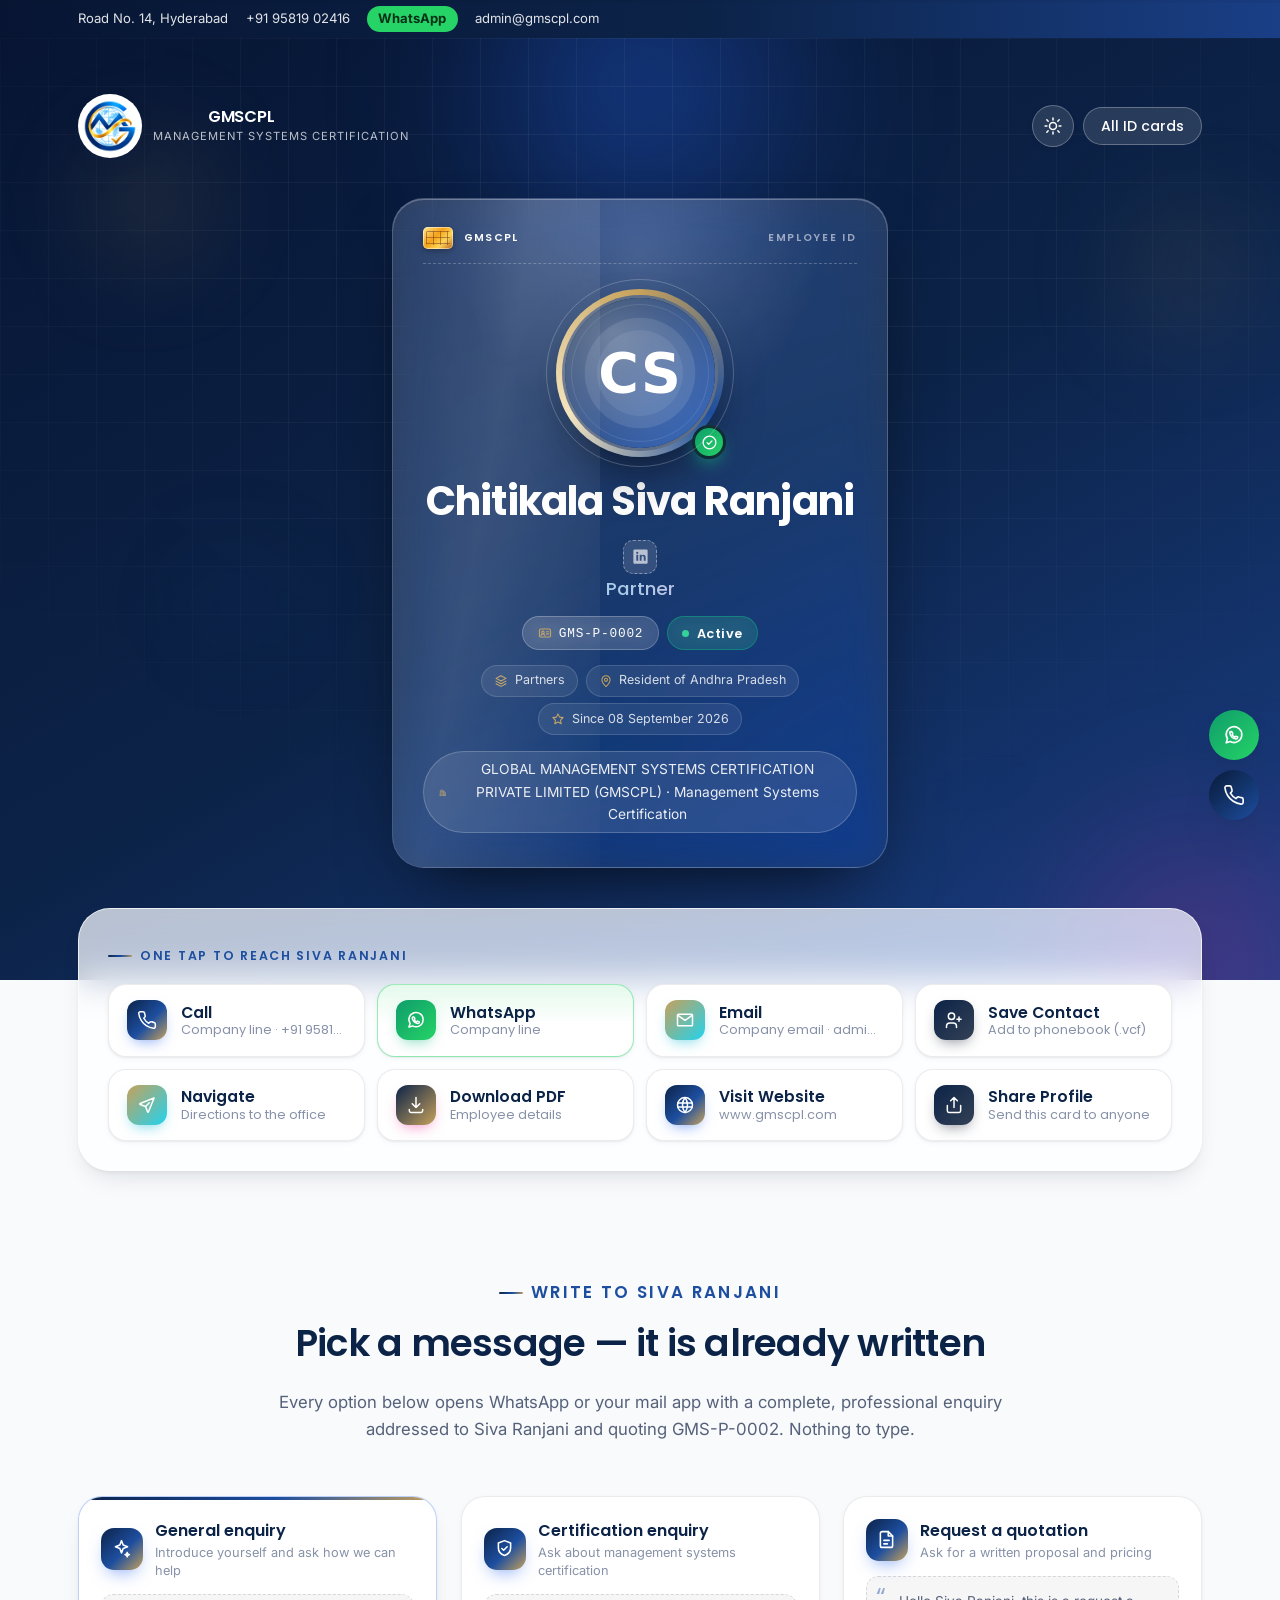
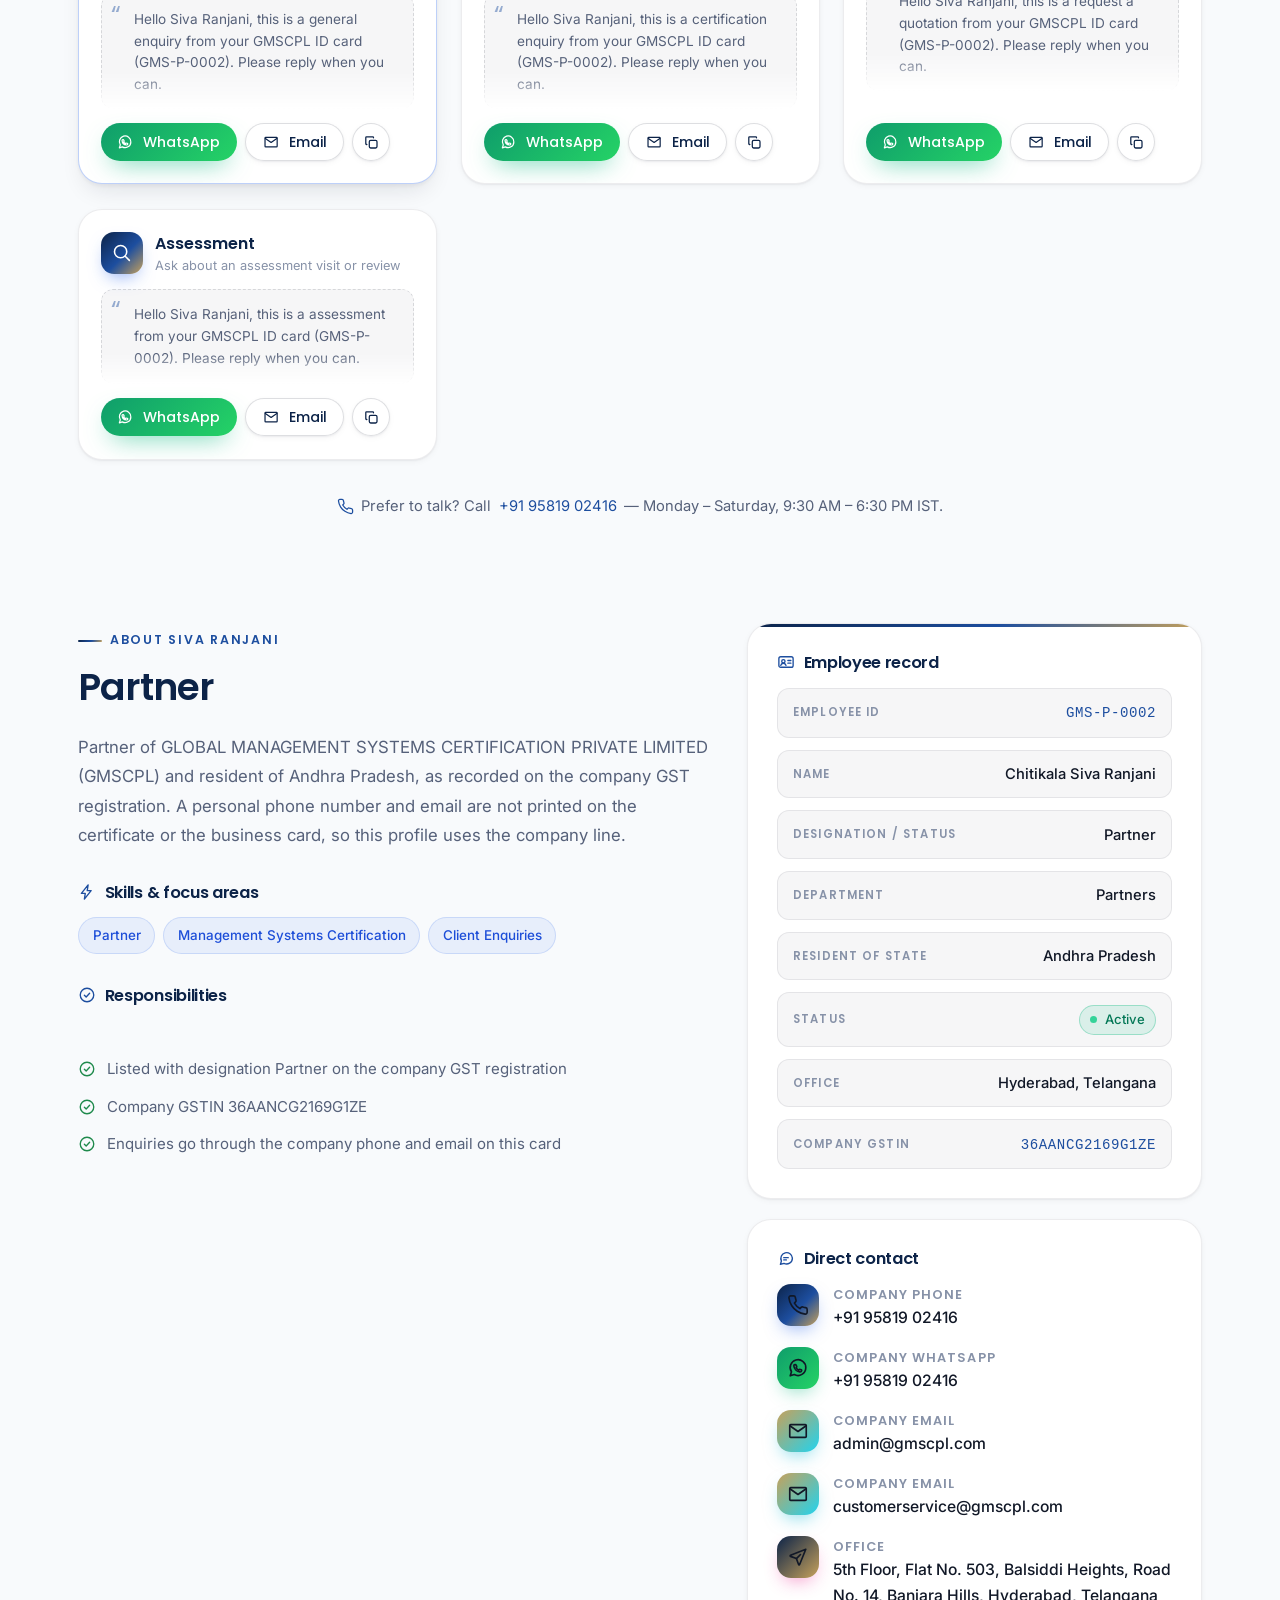
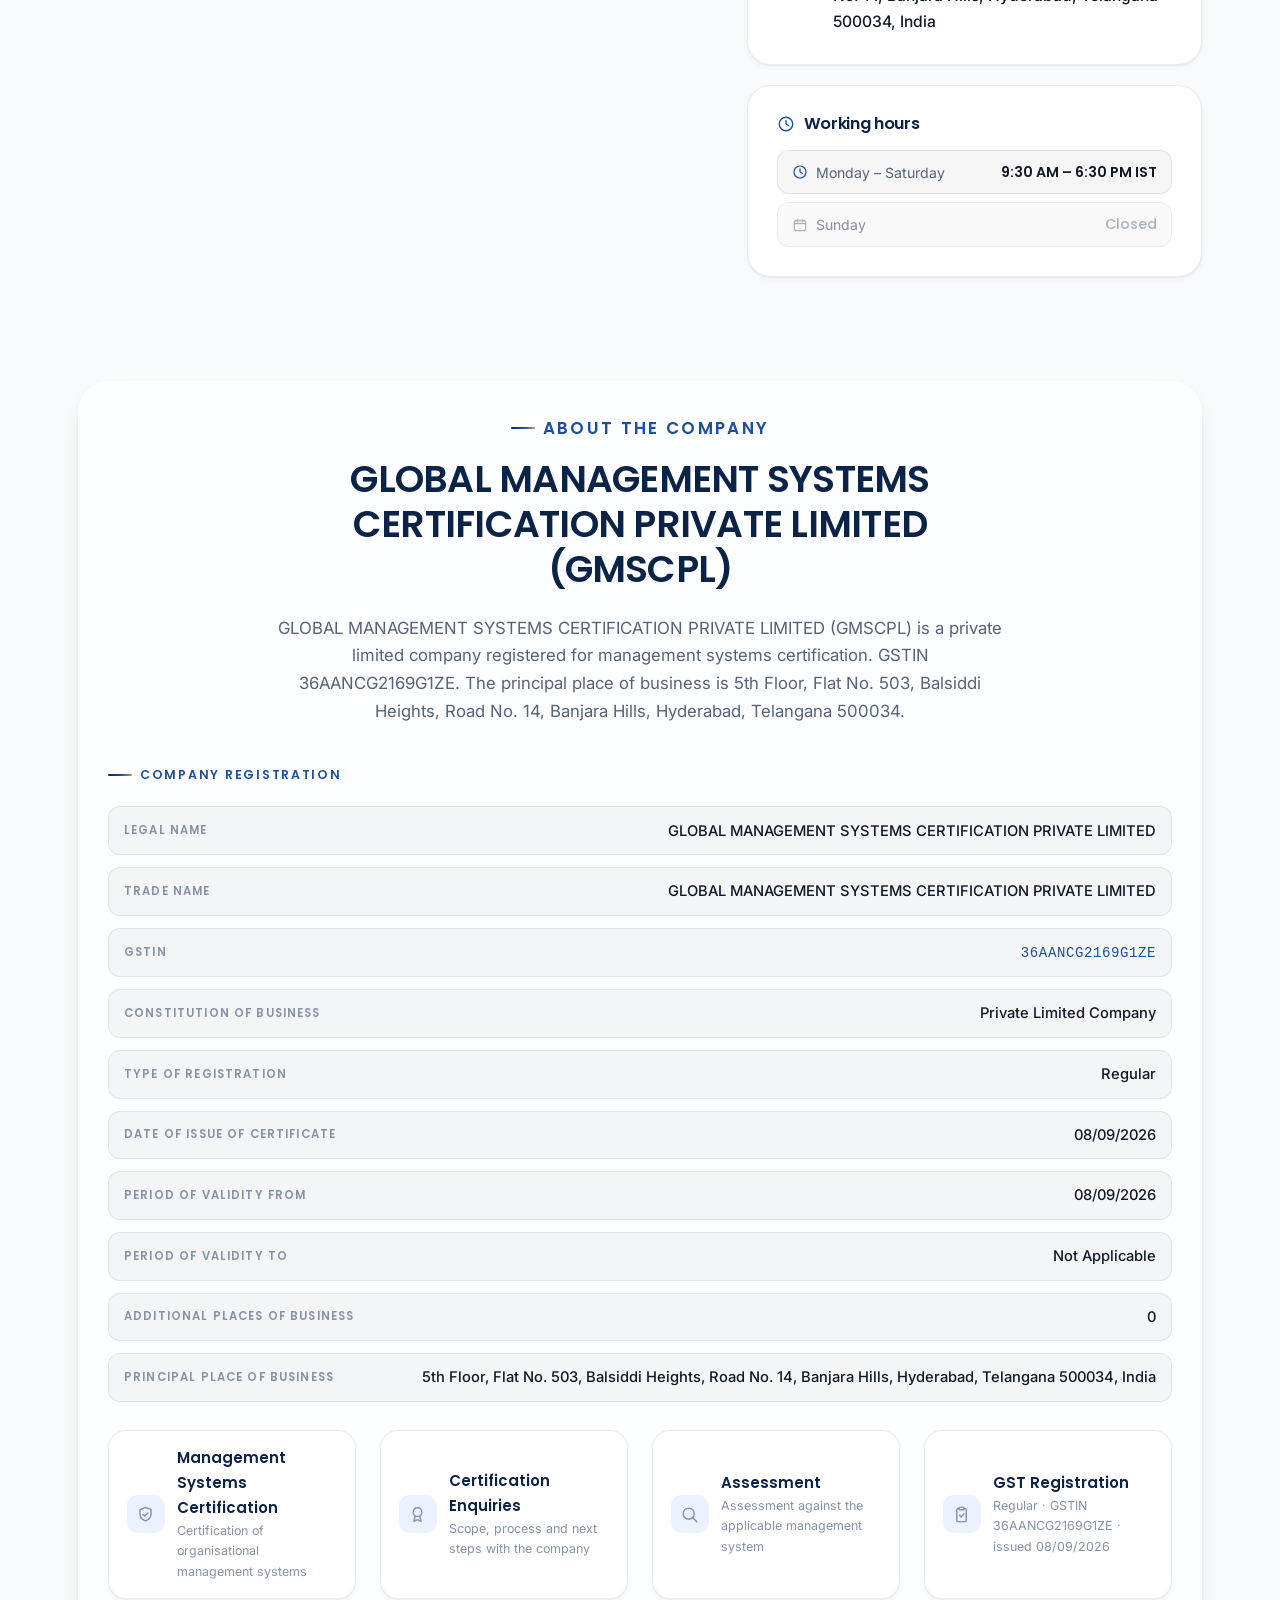
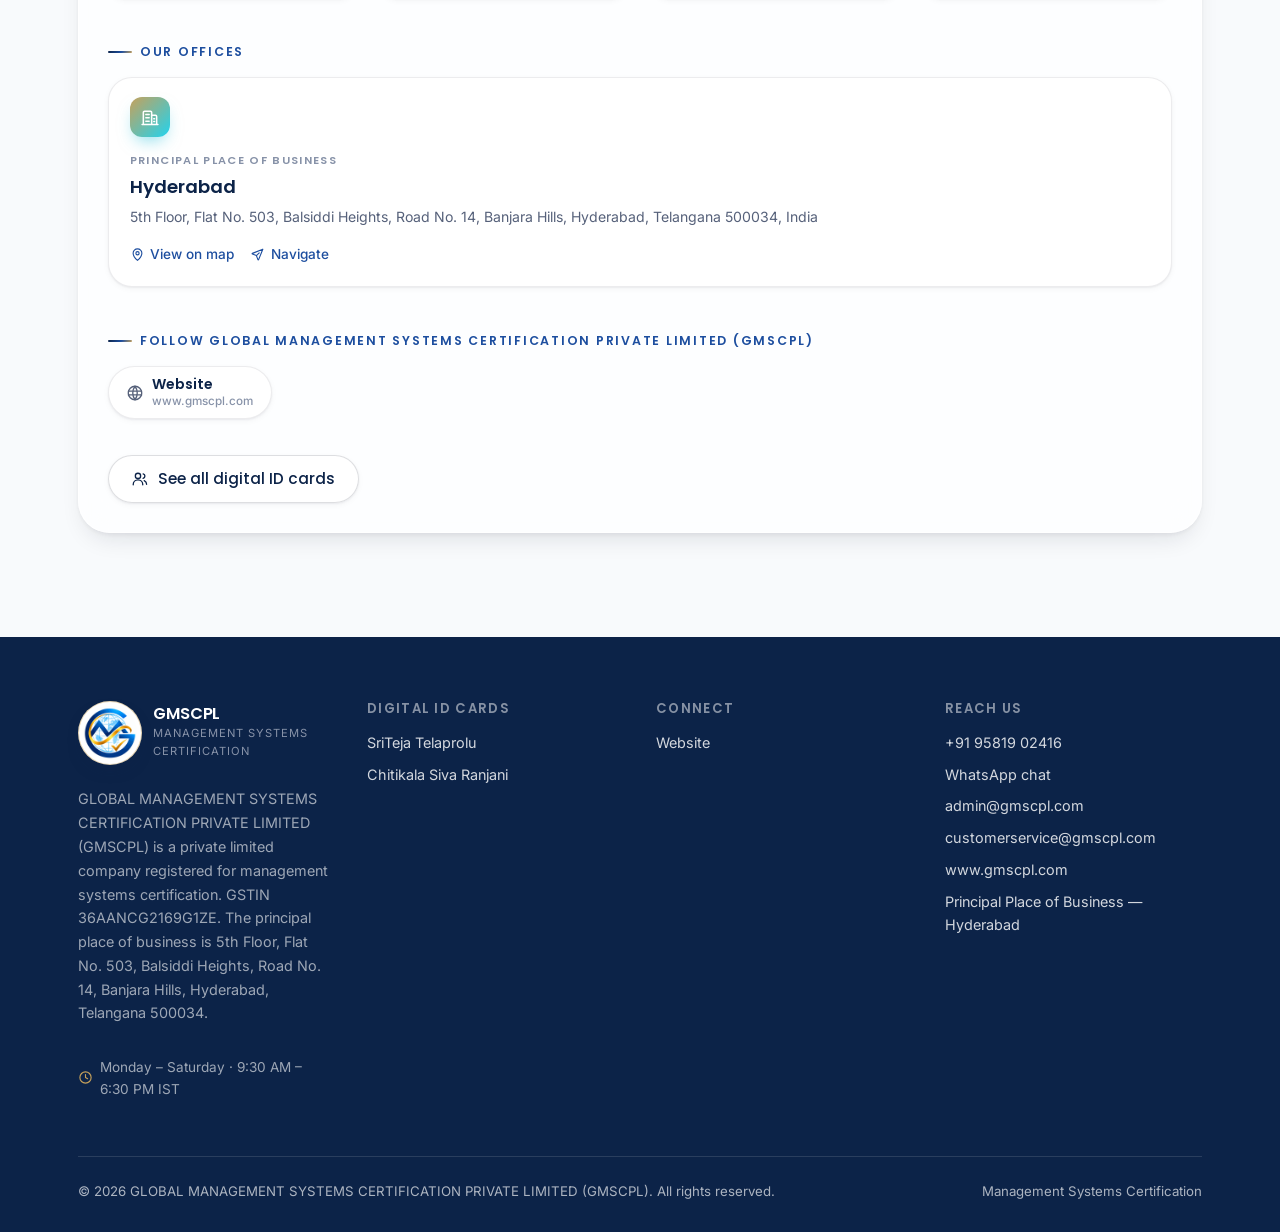
<file: Employee Digitaal Id/employees/gms-p-0002/index.html>
<!DOCTYPE html>
<html lang="en">
<head>
<meta charset="UTF-8">
<meta name="viewport" content="width=device-width, initial-scale=1">
<title>Chitikala Siva Ranjani — Partner | GLOBAL MANAGEMENT SYSTEMS CERTIFICATION PRIVATE LIMITED (GMSCPL)</title>
<meta name="description" content="Chitikala Siva Ranjani (GMS-P-0002), Partner at GLOBAL MANAGEMENT SYSTEMS CERTIFICATION PRIVATE LIMITED (GMSCPL). Call, WhatsApp, email, get directions or save the contact directly from this digital ID card.">
<meta name="author" content="GLOBAL MANAGEMENT SYSTEMS CERTIFICATION PRIVATE LIMITED (GMSCPL)">
<meta name="theme-color" content="#0f172a">
<meta name="robots" content="index, follow">
<link rel="canonical" href="https://www.gmscpl.com/employees/gms-p-0002/">

<meta property="og:type" content="profile">
<meta property="og:site_name" content="GLOBAL MANAGEMENT SYSTEMS CERTIFICATION PRIVATE LIMITED (GMSCPL)">
<meta property="og:title" content="Chitikala Siva Ranjani — Partner | GLOBAL MANAGEMENT SYSTEMS CERTIFICATION PRIVATE LIMITED (GMSCPL)">
<meta property="og:description" content="Chitikala Siva Ranjani (GMS-P-0002), Partner at GLOBAL MANAGEMENT SYSTEMS CERTIFICATION PRIVATE LIMITED (GMSCPL). Call, WhatsApp, email, get directions or save the contact directly from this digital ID card.">
<meta property="og:url" content="https://www.gmscpl.com/employees/gms-p-0002/">
<meta property="og:image" content="https://www.gmscpl.com/assets/images/logo.png">
<meta name="twitter:card" content="summary_large_image">
<meta name="twitter:title" content="Chitikala Siva Ranjani — Partner | GLOBAL MANAGEMENT SYSTEMS CERTIFICATION PRIVATE LIMITED (GMSCPL)">
<meta name="twitter:description" content="Chitikala Siva Ranjani (GMS-P-0002), Partner at GLOBAL MANAGEMENT SYSTEMS CERTIFICATION PRIVATE LIMITED (GMSCPL). Call, WhatsApp, email, get directions or save the contact directly from this digital ID card.">
<meta name="twitter:image" content="https://www.gmscpl.com/assets/images/logo.png">

<link rel="icon" href="../../assets/images/logo.png" type="image/png">
<link rel="apple-touch-icon" href="../../assets/images/logo.png">
<link rel="manifest" href="../../site.webmanifest">

<!-- The face on the card is the first thing that matters — fetch it early. -->
<link rel="preload" as="image" href="avatar.svg" fetchpriority="high">

<!-- Fonts load without blocking paint; the stylesheet below has system-font
     fallbacks so text is readable immediately either way. -->
<link rel="preconnect" href="https://fonts.googleapis.com">
<link rel="preconnect" href="https://fonts.gstatic.com" crossorigin>
<link rel="stylesheet" href="https://fonts.googleapis.com/css2?family=Inter:wght@400;500;600&family=Poppins:wght@500;600;700&display=swap" media="print" onload="this.media='all'">
<noscript><link rel="stylesheet" href="https://fonts.googleapis.com/css2?family=Inter:wght@400;500;600&family=Poppins:wght@500;600;700&display=swap"></noscript>

<link rel="stylesheet" href="../../assets/css/style.css">
<noscript><style>[data-reveal]{opacity:1;transform:none}.preloader{display:none}</style></noscript>

<script>
/* Theme must be set before first paint — keep this inline. */
(function(){try{var s=localStorage.getItem('gmscpl-theme');
var d=s||((window.matchMedia&&window.matchMedia('(prefers-color-scheme: dark)').matches)?'dark':'light');
document.documentElement.setAttribute('data-theme',d);}catch(e){
document.documentElement.setAttribute('data-theme','light');}}());
</script>

<script type="application/ld+json">
{
  "@context": "https://schema.org",
  "@type": "Person",
  "name": "Chitikala Siva Ranjani",
  "identifier": "GMS-P-0002",
  "jobTitle": "Partner",
  "description": "Partner of GLOBAL MANAGEMENT SYSTEMS CERTIFICATION PRIVATE LIMITED (GMSCPL) and resident of Andhra Pradesh, as recorded on the company GST registration. A personal phone number and email are not printed on the certificate or the business card, so this profile uses the company line.",
  "url": "https://www.gmscpl.com/employees/gms-p-0002/",
  "image": "https://www.gmscpl.com/employees/gms-p-0002/avatar.svg",
  "telephone": "+919581902416",
  "email": "mailto:admin@gmscpl.com",
  "knowsAbout": [
    "Partner",
    "Management Systems Certification",
    "Client Enquiries"
  ],
  "worksFor": {
    "@type": "Organization",
    "name": "GLOBAL MANAGEMENT SYSTEMS CERTIFICATION PRIVATE LIMITED (GMSCPL)",
    "url": "https://www.gmscpl.com/",
    "logo": "https://www.gmscpl.com/assets/images/logo.png",
    "slogan": "Management Systems Certification",
    "sameAs": []
  },
  "workLocation": {
    "@type": "Place",
    "address": {
      "@type": "PostalAddress",
      "addressLocality": "Hyderabad",
      "addressRegion": "Telangana",
      "postalCode": "500034",
      "addressCountry": "IN"
    }
  }
}
</script>
</head>
<body data-employee-id="GMS-P-0002" class="has-contact-bar">

<!-- Premium loading animation — removed by main.js once the page is ready -->
<div class="preloader" role="status" aria-live="polite">
  <div class="preloader__inner">
    <span class="preloader__ring" aria-hidden="true"></span>
    <img class="preloader__mark" src="../../assets/images/logo.png" width="84" height="84" alt="GMSCPL logo" fetchpriority="high" decoding="async" onerror="this.onerror=null;this.src='../../assets/images/logo.png'">
    <p class="preloader__name">Chitikala Siva Ranjani</p>
    <p class="preloader__tag">Management Systems Certification</p>
    <div class="preloader__bar"><span></span></div>
  </div>
</div>
<div class="scroll-progress" aria-hidden="true"><span data-scroll-progress></span></div>

<a class="skip-link" href="#main">Skip to content</a>
<div class="topbar">
  <div class="shell topbar__inner">
    <span class="topbar__place">Road No. 14, Hyderabad</span>
    <a href="tel:+919581902416">+91 95819 02416</a>
    <a class="topbar__wa" href="https://wa.me/919581902416?text=Hello%20GMSCPL%2C%20I%20would%20like%20to%20enquire%20about%20management%20systems%20certification.">WhatsApp</a>
    <a href="mailto:admin@gmscpl.com">admin@gmscpl.com</a>
  </div>
</div>

<div class="print-head">
  <img class="brand__mark" src="../../assets/images/logo.png" width="72" height="72" alt="GMSCPL logo" loading="lazy" decoding="async" onerror="this.onerror=null;this.src='../../assets/images/logo.png'">
  <p class="print-head__company">GLOBAL MANAGEMENT SYSTEMS CERTIFICATION PRIVATE LIMITED (GMSCPL)</p>
  <p>Employee details · GMS-P-0002 · GSTIN 36AANCG2169G1ZE</p>
</div>

<main id="main">

  <!-- ========================================================================
       Digital ID card header
       ======================================================================== -->
  <header class="profile">
    <div class="orbs" aria-hidden="true">
        <span></span><span></span><span></span><span></span><span></span>
      </div>
    <div class="shell">
      <div class="profile__top">
        <a class="brand" href="../../index.html" aria-label="GLOBAL MANAGEMENT SYSTEMS CERTIFICATION PRIVATE LIMITED (GMSCPL) home">
          <img class="brand__mark" src="../../assets/images/logo.png" width="44" height="44" alt="GMSCPL logo" fetchpriority="high" decoding="async" onerror="this.onerror=null;this.src='../../assets/images/logo.png'">
          <span>
            <span class="brand__name">GMSCPL</span>
            <span class="brand__tag">Management Systems Certification</span>
          </span>
        </a>
        <div class="profile__tools">
          <button class="theme-toggle" type="button" data-action="theme" aria-pressed="false" aria-label="Switch between dark and light mode" title="Switch between dark and light mode">
          <svg viewBox="0 0 24 24" aria-hidden="true" focusable="false" class="icon-sun"><circle fill="none" stroke="currentColor" stroke-width="1.8" stroke-linecap="round" stroke-linejoin="round" cx="12" cy="12" r="4.2"/><path fill="none" stroke="currentColor" stroke-width="1.8" stroke-linecap="round" stroke-linejoin="round" d="M12 2.5v2.2M12 19.3v2.2M4.6 4.6l1.6 1.6M17.8 17.8l1.6 1.6M2.5 12h2.2M19.3 12h2.2M4.6 19.4l1.6-1.6M17.8 6.2l1.6-1.6"/></svg><svg viewBox="0 0 24 24" aria-hidden="true" focusable="false" class="icon-moon"><path fill="none" stroke="currentColor" stroke-width="1.8" stroke-linecap="round" stroke-linejoin="round" d="M20 14.4A8.5 8.5 0 1 1 9.6 4a6.8 6.8 0 0 0 10.4 10.4Z"/></svg>
        </button>
          <a class="btn btn--on-dark btn--sm" href="../../index.html#team">All ID cards</a>
        </div>
      </div>

      <!-- The card itself: a physical-ID-card shape, so the digital version
           reads as the same object the visitor is holding. -->
      <div class="idcard" data-tilt>
        <span class="idcard__sheen" aria-hidden="true"></span>
        <div class="idcard__strip" aria-hidden="true">
          <span class="idcard__chip"></span>
          <span class="idcard__brand">GMSCPL</span>
          <span class="idcard__type">Employee ID</span>
        </div>

        <div class="profile__photo is-fallback">
          <img src="avatar.svg" width="168" height="168" alt="Chitikala Siva Ranjani, Partner at GLOBAL MANAGEMENT SYSTEMS CERTIFICATION PRIVATE LIMITED (GMSCPL)" fetchpriority="high" decoding="async" onerror="this.onerror=null;this.src='avatar.svg';this.parentNode.classList.add('is-fallback')">
          <span class="photo-verified" title="Verified employee of GLOBAL MANAGEMENT SYSTEMS CERTIFICATION PRIVATE LIMITED (GMSCPL)" aria-hidden="true"><svg viewBox="0 0 24 24" aria-hidden="true" focusable="false"><circle fill="none" stroke="currentColor" stroke-width="1.8" stroke-linecap="round" stroke-linejoin="round" cx="12" cy="12" r="9"/><path fill="none" stroke="currentColor" stroke-width="1.8" stroke-linecap="round" stroke-linejoin="round" d="m8.5 12.2 2.4 2.4 4.6-4.9"/></svg></span>
        </div>

        <div class="profile__name-row">
          <h1 class="profile__name">Chitikala Siva Ranjani</h1>
          <span class="linkedin-mark linkedin-mark--empty" role="img" aria-label="LinkedIn profile not yet available" title="LinkedIn profile will be added here"><svg viewBox="0 0 24 24" aria-hidden="true" focusable="false"><path fill="currentColor" d="M4.5 3h15A1.5 1.5 0 0 1 21 4.5v15A1.5 1.5 0 0 1 19.5 21h-15A1.5 1.5 0 0 1 3 19.5v-15A1.5 1.5 0 0 1 4.5 3Zm2.2 6.9v7.6h2.4V9.9H6.7Zm1.2-1.1a1.4 1.4 0 1 0 0-2.8 1.4 1.4 0 0 0 0 2.8Zm3.1 1.1v7.6h2.4v-4.1c0-1.1.5-1.7 1.4-1.7s1.3.6 1.3 1.7v4.1h2.4v-4.5c0-2.2-1.1-3.3-2.8-3.3-1.1 0-1.8.5-2.3 1.2V9.9H11Z"/></svg></span>
        </div>

        <p class="profile__role">Partner</p>

        <div class="profile__ids">
          <span class="id-badge"><svg viewBox="0 0 24 24" aria-hidden="true" focusable="false"><rect fill="none" stroke="currentColor" stroke-width="1.8" stroke-linecap="round" stroke-linejoin="round" x="2.5" y="5" width="19" height="14" rx="2.5"/><circle fill="none" stroke="currentColor" stroke-width="1.8" stroke-linecap="round" stroke-linejoin="round" cx="8.5" cy="11" r="2.2"/><path fill="none" stroke="currentColor" stroke-width="1.8" stroke-linecap="round" stroke-linejoin="round" d="M5 16.4a3.6 3.6 0 0 1 7 0M14.5 10h4M14.5 13.5h4"/></svg>GMS-P-0002</span>
          <span class="id-badge id-badge--status"><i class="live-dot" aria-hidden="true"></i>Active</span>
        </div>

        <div class="profile__meta">
          <span><svg viewBox="0 0 24 24" aria-hidden="true" focusable="false"><path fill="none" stroke="currentColor" stroke-width="1.8" stroke-linecap="round" stroke-linejoin="round" d="m12 3 8.5 4.5L12 12 3.5 7.5Z"/><path fill="none" stroke="currentColor" stroke-width="1.8" stroke-linecap="round" stroke-linejoin="round" d="m3.5 12.2 8.5 4.5 8.5-4.5"/><path fill="none" stroke="currentColor" stroke-width="1.8" stroke-linecap="round" stroke-linejoin="round" d="m3.5 16.7 8.5 4.5 8.5-4.5"/></svg> Partners</span>
          <span><svg viewBox="0 0 24 24" aria-hidden="true" focusable="false"><path fill="none" stroke="currentColor" stroke-width="1.8" stroke-linecap="round" stroke-linejoin="round" d="M12 21.5S19 15.4 19 10a7 7 0 1 0-14 0c0 5.4 7 11.5 7 11.5Z"/><circle fill="none" stroke="currentColor" stroke-width="1.8" stroke-linecap="round" stroke-linejoin="round" cx="12" cy="10" r="2.6"/></svg> Resident of Andhra Pradesh</span>
          <span><svg viewBox="0 0 24 24" aria-hidden="true" focusable="false"><path fill="none" stroke="currentColor" stroke-width="1.8" stroke-linecap="round" stroke-linejoin="round" d="m12 3.2 2.7 5.6 6.1.85-4.45 4.3 1.1 6.05L12 17.2l-5.45 2.8 1.1-6.05L3.2 9.65l6.1-.85Z"/></svg> Since 08 September 2026</span>
        </div>

        <p class="profile__company"><svg viewBox="0 0 24 24" aria-hidden="true" focusable="false"><path fill="none" stroke="currentColor" stroke-width="1.8" stroke-linecap="round" stroke-linejoin="round" d="M4 21V6.5A1.5 1.5 0 0 1 5.5 5h7A1.5 1.5 0 0 1 14 6.5V21M14 10h4.5A1.5 1.5 0 0 1 20 11.5V21M2.5 21h19"/><path fill="none" stroke="currentColor" stroke-width="1.8" stroke-linecap="round" stroke-linejoin="round" d="M7 9h4M7 13h4M7 17h4M16.5 14h1M16.5 17.5h1"/></svg> GLOBAL MANAGEMENT SYSTEMS CERTIFICATION PRIVATE LIMITED (GMSCPL) · Management Systems Certification</p>
      </div>
    </div>
  </header>

  <!-- ========================================================================
       Action buttons — plain links, so they work even without JavaScript
       ======================================================================== -->
  <div class="shell actions-wrap">
    <div class="card card--glass" style="border-radius:var(--r-xl)">
      <p class="eyebrow" style="margin-bottom:1.1rem">One tap to reach Siva Ranjani</p>
      <div class="actions">
        <a class="btn btn--tile" href="tel:+919581902416">
          <span class="btn__icon"><svg viewBox="0 0 24 24" aria-hidden="true" focusable="false"><path fill="none" stroke="currentColor" stroke-width="1.8" stroke-linecap="round" stroke-linejoin="round" d="M22 16.9v3a2 2 0 0 1-2.2 2 19.8 19.8 0 0 1-8.6-3.1 19.5 19.5 0 0 1-6-6A19.8 19.8 0 0 1 2.1 4.2 2 2 0 0 1 4.1 2h3a2 2 0 0 1 2 1.7c.1 1 .4 1.9.7 2.8a2 2 0 0 1-.5 2.1L8.1 9.9a16 16 0 0 0 6 6l1.3-1.3a2 2 0 0 1 2.1-.4c.9.3 1.8.6 2.8.7a2 2 0 0 1 1.7 2Z"/></svg></span>
          <span class="btn__label"><b>Call</b><span>Company line · +91 95819 02416</span></span>
        </a>
        <a class="btn btn--tile" data-accent="green" href="https://wa.me/919581902416?text=Hello%20Siva%20Ranjani%2C%20this%20is%20a%20general%20enquiry%20from%20your%20GMSCPL%20ID%20card%20(GMS-P-0002).%20Please%20reply%20when%20you%20can.">
          <span class="btn__icon"><svg viewBox="0 0 24 24" aria-hidden="true" focusable="false"><path fill="none" stroke="currentColor" stroke-width="1.8" stroke-linecap="round" stroke-linejoin="round" d="M20.5 11.7a8.5 8.5 0 0 1-12.6 7.4L3.5 20.5l1.4-4.4A8.5 8.5 0 1 1 20.5 11.7Z"/><path fill="none" stroke="currentColor" stroke-width="1.8" stroke-linecap="round" stroke-linejoin="round" d="M9 8.4c.4-.1.7 0 .9.4l.7 1.5c.1.3.1.5-.1.7l-.6.7c.6 1.2 1.6 2.1 2.8 2.6l.6-.7c.2-.2.5-.3.7-.2l1.6.6c.4.2.5.5.4.9-.2.9-1.1 1.5-2 1.4-3.4-.3-6.2-3.1-6.5-6.5-.1-.9.4-1.7 1.5-1.4Z"/></svg></span>
          <span class="btn__label"><b>WhatsApp</b><span>Company line</span></span>
        </a>
        <a class="btn btn--tile" data-accent="cyan" href="mailto:admin@gmscpl.com?subject=Business%20enquiry%20via%20GLOBAL%20MANAGEMENT%20SYSTEMS%20CERTIFICATION%20PRIVATE%20LIMITED%20(GMSCPL)%20digital%20ID%20card%20(GMS-P-0002)&amp;body=Dear%20Siva%20Ranjani%2C%0A%0AI%20came%20across%20your%20GLOBAL%20MANAGEMENT%20SYSTEMS%20CERTIFICATION%20PRIVATE%20LIMITED%20(GMSCPL)%20digital%20ID%20card%20(GMS-P-0002)%20and%20would%20like%20to%20connect%20with%20you.%0A%0ACould%20you%20share%20how%20GLOBAL%20MANAGEMENT%20SYSTEMS%20CERTIFICATION%20PRIVATE%20LIMITED%20(GMSCPL)%20handles%20management%20systems%20certification%2C%20and%20the%20best%20way%20to%20start%20an%20enquiry%3F%20I%20would%20be%20glad%20to%20arrange%20a%20short%20call%20at%20a%20time%20that%20suits%20you.%0A%0ALooking%20forward%20to%20your%20reply.%0A%0ABest%20regards%2C%0A%5BYour%20name%5D%0A%5BYour%20company%5D%0A%5BYour%20phone%5D%0A">
          <span class="btn__icon"><svg viewBox="0 0 24 24" aria-hidden="true" focusable="false"><path fill="none" stroke="currentColor" stroke-width="1.8" stroke-linecap="round" stroke-linejoin="round" d="M4 5h16a1 1 0 0 1 1 1v12a1 1 0 0 1-1 1H4a1 1 0 0 1-1-1V6a1 1 0 0 1 1-1Z"/><path fill="none" stroke="currentColor" stroke-width="1.8" stroke-linecap="round" stroke-linejoin="round" d="m3.5 6.5 8.5 6 8.5-6"/></svg></span>
          <span class="btn__label"><b>Email</b><span>Company email · admin@gmscpl.com</span></span>
        </a>
        <a class="btn btn--tile" data-accent="navy" href="contact.vcf" download>
          <span class="btn__icon"><svg viewBox="0 0 24 24" aria-hidden="true" focusable="false"><path fill="none" stroke="currentColor" stroke-width="1.8" stroke-linecap="round" stroke-linejoin="round" d="M15 21v-1.5a4 4 0 0 0-4-4H7a4 4 0 0 0-4 4V21"/><circle fill="none" stroke="currentColor" stroke-width="1.8" stroke-linecap="round" stroke-linejoin="round" cx="9" cy="7.5" r="3.8"/><path fill="none" stroke="currentColor" stroke-width="1.8" stroke-linecap="round" stroke-linejoin="round" d="M18 8.5v5M20.5 11h-5"/></svg></span>
          <span class="btn__label"><b>Save Contact</b><span>Add to phonebook (.vcf)</span></span>
        </a>
        <a class="btn btn--tile" data-accent="cyan" href="https://www.google.com/maps/dir/?api=1&amp;destination=Balsiddi%20Heights%2C%20Road%20No.%2014%2C%20Banjara%20Hills%2C%20Hyderabad%2C%20Telangana%20500034%2C%20India" target="_blank" rel="noopener">
          <span class="btn__icon"><svg viewBox="0 0 24 24" aria-hidden="true" focusable="false"><path fill="none" stroke="currentColor" stroke-width="1.8" stroke-linecap="round" stroke-linejoin="round" d="M20.5 3.5 3.8 10.2a.6.6 0 0 0 .05 1.13l6.4 2.4 2.4 6.4a.6.6 0 0 0 1.13.05Z"/><path fill="none" stroke="currentColor" stroke-width="1.8" stroke-linecap="round" stroke-linejoin="round" d="m10.3 13.7 4.4-4.4"/></svg></span>
          <span class="btn__label"><b>Navigate</b><span>Directions to the office</span></span>
        </a>
        <button class="btn btn--tile" type="button" data-accent="pink" data-action="print">
          <span class="btn__icon"><svg viewBox="0 0 24 24" aria-hidden="true" focusable="false"><path fill="none" stroke="currentColor" stroke-width="1.8" stroke-linecap="round" stroke-linejoin="round" d="M12 3v12M7.5 10.5 12 15l4.5-4.5"/><path fill="none" stroke="currentColor" stroke-width="1.8" stroke-linecap="round" stroke-linejoin="round" d="M4 17.5V19a2 2 0 0 0 2 2h12a2 2 0 0 0 2-2v-1.5"/></svg></span>
          <span class="btn__label"><b>Download PDF</b><span>Employee details</span></span>
        </button>
        <a class="btn btn--tile" href="https://www.gmscpl.com" target="_blank" rel="noopener">
          <span class="btn__icon"><svg viewBox="0 0 24 24" aria-hidden="true" focusable="false"><circle fill="none" stroke="currentColor" stroke-width="1.8" stroke-linecap="round" stroke-linejoin="round" cx="12" cy="12" r="9"/><path fill="none" stroke="currentColor" stroke-width="1.8" stroke-linecap="round" stroke-linejoin="round" d="M3.2 9.5h17.6M3.2 14.5h17.6"/><path fill="none" stroke="currentColor" stroke-width="1.8" stroke-linecap="round" stroke-linejoin="round" d="M12 3a15 15 0 0 1 0 18 15 15 0 0 1 0-18Z"/></svg></span>
          <span class="btn__label"><b>Visit Website</b><span>www.gmscpl.com</span></span>
        </a>
        <button class="btn btn--tile" type="button" data-accent="navy" data-action="share">
          <span class="btn__icon"><svg viewBox="0 0 24 24" aria-hidden="true" focusable="false"><path fill="none" stroke="currentColor" stroke-width="1.8" stroke-linecap="round" stroke-linejoin="round" d="M4 12.5V19a2 2 0 0 0 2 2h12a2 2 0 0 0 2-2v-6.5"/><path fill="none" stroke="currentColor" stroke-width="1.8" stroke-linecap="round" stroke-linejoin="round" d="M12 3v12M8 7l4-4 4 4"/></svg></span>
          <span class="btn__label"><b>Share Profile</b><span>Send this card to anyone</span></span>
        </button>
      </div>
    </div>
  </div>

  <!-- ========================================================================
       Ready-made professional messages
       Pick a topic — WhatsApp or the mail client opens with the whole enquiry
       already composed and addressed to this employee.
       ======================================================================== -->
  <section class="section no-print" id="message">
    <div class="shell">
      <div class="section__head">
        <p class="eyebrow">Write to Siva Ranjani</p>
        <h2>Pick a message — it is already written</h2>
        <p>Every option below opens WhatsApp or your mail app with a complete, professional
           enquiry addressed to Siva Ranjani and quoting GMS-P-0002. Nothing to type.</p>
      </div>

      <div class="grid msg-grid">
          <article class="msg-card msg-card--lead" data-reveal>
            <div class="msg-card__head">
              <span class="msg-card__mark"><svg viewBox="0 0 24 24" aria-hidden="true" focusable="false"><path fill="none" stroke="currentColor" stroke-width="1.8" stroke-linecap="round" stroke-linejoin="round" d="M12 3l1.9 5.1L19 10l-5.1 1.9L12 17l-1.9-5.1L5 10l5.1-1.9Z"/><path fill="none" stroke="currentColor" stroke-width="1.8" stroke-linecap="round" stroke-linejoin="round" d="M18.5 16.5l.7 1.8 1.8.7-1.8.7-.7 1.8-.7-1.8-1.8-.7 1.8-.7Z"/></svg></span>
              <span>
                <b>General enquiry</b>
                <small>Introduce yourself and ask how we can help</small>
              </span>
            </div>
            <p class="msg-card__preview">Hello Siva Ranjani, this is a general enquiry from your GMSCPL ID card (GMS-P-0002). Please reply when you can.</p>
            <div class="msg-card__actions">
              <a class="btn btn--sm btn--wa" href="https://wa.me/919581902416?text=Hello%20Siva%20Ranjani%2C%20this%20is%20a%20general%20enquiry%20from%20your%20GMSCPL%20ID%20card%20(GMS-P-0002).%20Please%20reply%20when%20you%20can.">
                <svg viewBox="0 0 24 24" aria-hidden="true" focusable="false"><path fill="none" stroke="currentColor" stroke-width="1.8" stroke-linecap="round" stroke-linejoin="round" d="M20.5 11.7a8.5 8.5 0 0 1-12.6 7.4L3.5 20.5l1.4-4.4A8.5 8.5 0 1 1 20.5 11.7Z"/><path fill="none" stroke="currentColor" stroke-width="1.8" stroke-linecap="round" stroke-linejoin="round" d="M9 8.4c.4-.1.7 0 .9.4l.7 1.5c.1.3.1.5-.1.7l-.6.7c.6 1.2 1.6 2.1 2.8 2.6l.6-.7c.2-.2.5-.3.7-.2l1.6.6c.4.2.5.5.4.9-.2.9-1.1 1.5-2 1.4-3.4-.3-6.2-3.1-6.5-6.5-.1-.9.4-1.7 1.5-1.4Z"/></svg> WhatsApp
              </a>
              <a class="btn btn--sm btn--ghost" href="mailto:admin@gmscpl.com?subject=Business%20enquiry%20via%20GLOBAL%20MANAGEMENT%20SYSTEMS%20CERTIFICATION%20PRIVATE%20LIMITED%20(GMSCPL)%20digital%20ID%20card%20(GMS-P-0002)&amp;body=Dear%20Siva%20Ranjani%2C%0A%0AI%20came%20across%20your%20GLOBAL%20MANAGEMENT%20SYSTEMS%20CERTIFICATION%20PRIVATE%20LIMITED%20(GMSCPL)%20digital%20ID%20card%20(GMS-P-0002)%20and%20would%20like%20to%20connect%20with%20you.%0A%0ACould%20you%20share%20how%20GLOBAL%20MANAGEMENT%20SYSTEMS%20CERTIFICATION%20PRIVATE%20LIMITED%20(GMSCPL)%20handles%20management%20systems%20certification%2C%20and%20the%20best%20way%20to%20start%20an%20enquiry%3F%20I%20would%20be%20glad%20to%20arrange%20a%20short%20call%20at%20a%20time%20that%20suits%20you.%0A%0ALooking%20forward%20to%20your%20reply.%0A%0ABest%20regards%2C%0A%5BYour%20name%5D%0A%5BYour%20company%5D%0A%5BYour%20phone%5D%0A">
                <svg viewBox="0 0 24 24" aria-hidden="true" focusable="false"><path fill="none" stroke="currentColor" stroke-width="1.8" stroke-linecap="round" stroke-linejoin="round" d="M4 5h16a1 1 0 0 1 1 1v12a1 1 0 0 1-1 1H4a1 1 0 0 1-1-1V6a1 1 0 0 1 1-1Z"/><path fill="none" stroke="currentColor" stroke-width="1.8" stroke-linecap="round" stroke-linejoin="round" d="m3.5 6.5 8.5 6 8.5-6"/></svg> Email
              </a>
              <button class="btn btn--sm btn--ghost btn--icon" type="button"
                      data-action="copy-message"
                      data-copy="Hello Siva Ranjani, this is a general enquiry from your GMSCPL ID card (GMS-P-0002). Please reply when you can."
                      aria-label="Copy the &quot;General enquiry&quot; message">
                <svg viewBox="0 0 24 24" aria-hidden="true" focusable="false"><rect fill="none" stroke="currentColor" stroke-width="1.8" stroke-linecap="round" stroke-linejoin="round" x="9" y="9" width="11" height="11" rx="2"/><path fill="none" stroke="currentColor" stroke-width="1.8" stroke-linecap="round" stroke-linejoin="round" d="M5.5 15H5a1 1 0 0 1-1-1V5a1 1 0 0 1 1-1h9a1 1 0 0 1 1 1v.5"/></svg>
              </button>
            </div>
          </article>

          <article class="msg-card" data-reveal>
            <div class="msg-card__head">
              <span class="msg-card__mark"><svg viewBox="0 0 24 24" aria-hidden="true" focusable="false"><path fill="none" stroke="currentColor" stroke-width="1.8" stroke-linecap="round" stroke-linejoin="round" d="M12 3l7 2.8v5.4c0 4.2-2.8 7.5-7 8.8-4.2-1.3-7-4.6-7-8.8V5.8Z"/><path fill="none" stroke="currentColor" stroke-width="1.8" stroke-linecap="round" stroke-linejoin="round" d="m9 12 2 2 4-4"/></svg></span>
              <span>
                <b>Certification enquiry</b>
                <small>Ask about management systems certification</small>
              </span>
            </div>
            <p class="msg-card__preview">Hello Siva Ranjani, this is a certification enquiry from your GMSCPL ID card (GMS-P-0002). Please reply when you can.</p>
            <div class="msg-card__actions">
              <a class="btn btn--sm btn--wa" href="https://wa.me/919581902416?text=Hello%20Siva%20Ranjani%2C%20this%20is%20a%20certification%20enquiry%20from%20your%20GMSCPL%20ID%20card%20(GMS-P-0002).%20Please%20reply%20when%20you%20can.">
                <svg viewBox="0 0 24 24" aria-hidden="true" focusable="false"><path fill="none" stroke="currentColor" stroke-width="1.8" stroke-linecap="round" stroke-linejoin="round" d="M20.5 11.7a8.5 8.5 0 0 1-12.6 7.4L3.5 20.5l1.4-4.4A8.5 8.5 0 1 1 20.5 11.7Z"/><path fill="none" stroke="currentColor" stroke-width="1.8" stroke-linecap="round" stroke-linejoin="round" d="M9 8.4c.4-.1.7 0 .9.4l.7 1.5c.1.3.1.5-.1.7l-.6.7c.6 1.2 1.6 2.1 2.8 2.6l.6-.7c.2-.2.5-.3.7-.2l1.6.6c.4.2.5.5.4.9-.2.9-1.1 1.5-2 1.4-3.4-.3-6.2-3.1-6.5-6.5-.1-.9.4-1.7 1.5-1.4Z"/></svg> WhatsApp
              </a>
              <a class="btn btn--sm btn--ghost" href="mailto:admin@gmscpl.com?subject=Management%20systems%20certification%20%E2%80%94%20enquiry%20via%20GLOBAL%20MANAGEMENT%20SYSTEMS%20CERTIFICATION%20PRIVATE%20LIMITED%20(GMSCPL)%20ID%20card%20(GMS-P-0002)&amp;body=Dear%20Siva%20Ranjani%2C%0A%0AI%20am%20contacting%20you%20through%20your%20GLOBAL%20MANAGEMENT%20SYSTEMS%20CERTIFICATION%20PRIVATE%20LIMITED%20(GMSCPL)%20digital%20ID%20card%20(GMS-P-0002)%20about%20management%20systems%20certification.%0A%0AWe%20would%20like%20to%20understand%20the%20certification%20process%2C%20the%20information%20you%20need%20from%20us%2C%20and%20an%20indicative%20timeline.%20Please%20let%20me%20know%20how%20to%20share%20our%20organisation%20details.%0A%0ALooking%20forward%20to%20your%20reply.%0A%0ABest%20regards%2C%0A%5BYour%20name%5D%0A%5BYour%20company%5D%0A%5BYour%20phone%5D%0A">
                <svg viewBox="0 0 24 24" aria-hidden="true" focusable="false"><path fill="none" stroke="currentColor" stroke-width="1.8" stroke-linecap="round" stroke-linejoin="round" d="M4 5h16a1 1 0 0 1 1 1v12a1 1 0 0 1-1 1H4a1 1 0 0 1-1-1V6a1 1 0 0 1 1-1Z"/><path fill="none" stroke="currentColor" stroke-width="1.8" stroke-linecap="round" stroke-linejoin="round" d="m3.5 6.5 8.5 6 8.5-6"/></svg> Email
              </a>
              <button class="btn btn--sm btn--ghost btn--icon" type="button"
                      data-action="copy-message"
                      data-copy="Hello Siva Ranjani, this is a certification enquiry from your GMSCPL ID card (GMS-P-0002). Please reply when you can."
                      aria-label="Copy the &quot;Certification enquiry&quot; message">
                <svg viewBox="0 0 24 24" aria-hidden="true" focusable="false"><rect fill="none" stroke="currentColor" stroke-width="1.8" stroke-linecap="round" stroke-linejoin="round" x="9" y="9" width="11" height="11" rx="2"/><path fill="none" stroke="currentColor" stroke-width="1.8" stroke-linecap="round" stroke-linejoin="round" d="M5.5 15H5a1 1 0 0 1-1-1V5a1 1 0 0 1 1-1h9a1 1 0 0 1 1 1v.5"/></svg>
              </button>
            </div>
          </article>

          <article class="msg-card" data-reveal>
            <div class="msg-card__head">
              <span class="msg-card__mark"><svg viewBox="0 0 24 24" aria-hidden="true" focusable="false"><path fill="none" stroke="currentColor" stroke-width="1.8" stroke-linecap="round" stroke-linejoin="round" d="M14 3H7a2 2 0 0 0-2 2v14a2 2 0 0 0 2 2h10a2 2 0 0 0 2-2V8Z"/><path fill="none" stroke="currentColor" stroke-width="1.8" stroke-linecap="round" stroke-linejoin="round" d="M14 3v5h5M9 13h6M9 17h4"/></svg></span>
              <span>
                <b>Request a quotation</b>
                <small>Ask for a written proposal and pricing</small>
              </span>
            </div>
            <p class="msg-card__preview">Hello Siva Ranjani, this is a request a quotation from your GMSCPL ID card (GMS-P-0002). Please reply when you can.</p>
            <div class="msg-card__actions">
              <a class="btn btn--sm btn--wa" href="https://wa.me/919581902416?text=Hello%20Siva%20Ranjani%2C%20this%20is%20a%20request%20a%20quotation%20from%20your%20GMSCPL%20ID%20card%20(GMS-P-0002).%20Please%20reply%20when%20you%20can.">
                <svg viewBox="0 0 24 24" aria-hidden="true" focusable="false"><path fill="none" stroke="currentColor" stroke-width="1.8" stroke-linecap="round" stroke-linejoin="round" d="M20.5 11.7a8.5 8.5 0 0 1-12.6 7.4L3.5 20.5l1.4-4.4A8.5 8.5 0 1 1 20.5 11.7Z"/><path fill="none" stroke="currentColor" stroke-width="1.8" stroke-linecap="round" stroke-linejoin="round" d="M9 8.4c.4-.1.7 0 .9.4l.7 1.5c.1.3.1.5-.1.7l-.6.7c.6 1.2 1.6 2.1 2.8 2.6l.6-.7c.2-.2.5-.3.7-.2l1.6.6c.4.2.5.5.4.9-.2.9-1.1 1.5-2 1.4-3.4-.3-6.2-3.1-6.5-6.5-.1-.9.4-1.7 1.5-1.4Z"/></svg> WhatsApp
              </a>
              <a class="btn btn--sm btn--ghost" href="mailto:admin@gmscpl.com?subject=Request%20for%20quotation%20%E2%80%94%20via%20GLOBAL%20MANAGEMENT%20SYSTEMS%20CERTIFICATION%20PRIVATE%20LIMITED%20(GMSCPL)%20ID%20card%20(GMS-P-0002)&amp;body=Dear%20Siva%20Ranjani%2C%0A%0AI%20am%20contacting%20you%20through%20your%20GLOBAL%20MANAGEMENT%20SYSTEMS%20CERTIFICATION%20PRIVATE%20LIMITED%20(GMSCPL)%20digital%20ID%20card%20(GMS-P-0002)%20to%20request%20a%20quotation.%0A%0APlease%20could%20you%20send%20a%20written%20proposal%20covering%20scope%2C%20deliverables%2C%20timeline%20and%20commercial%20terms%20for%20the%20certification%20we%20discuss%3F%20I%20will%20share%20our%20requirement%20details%20on%20your%20reply.%0A%0ALooking%20forward%20to%20your%20reply.%0A%0ABest%20regards%2C%0A%5BYour%20name%5D%0A%5BYour%20company%5D%0A%5BYour%20phone%5D%0A">
                <svg viewBox="0 0 24 24" aria-hidden="true" focusable="false"><path fill="none" stroke="currentColor" stroke-width="1.8" stroke-linecap="round" stroke-linejoin="round" d="M4 5h16a1 1 0 0 1 1 1v12a1 1 0 0 1-1 1H4a1 1 0 0 1-1-1V6a1 1 0 0 1 1-1Z"/><path fill="none" stroke="currentColor" stroke-width="1.8" stroke-linecap="round" stroke-linejoin="round" d="m3.5 6.5 8.5 6 8.5-6"/></svg> Email
              </a>
              <button class="btn btn--sm btn--ghost btn--icon" type="button"
                      data-action="copy-message"
                      data-copy="Hello Siva Ranjani, this is a request a quotation from your GMSCPL ID card (GMS-P-0002). Please reply when you can."
                      aria-label="Copy the &quot;Request a quotation&quot; message">
                <svg viewBox="0 0 24 24" aria-hidden="true" focusable="false"><rect fill="none" stroke="currentColor" stroke-width="1.8" stroke-linecap="round" stroke-linejoin="round" x="9" y="9" width="11" height="11" rx="2"/><path fill="none" stroke="currentColor" stroke-width="1.8" stroke-linecap="round" stroke-linejoin="round" d="M5.5 15H5a1 1 0 0 1-1-1V5a1 1 0 0 1 1-1h9a1 1 0 0 1 1 1v.5"/></svg>
              </button>
            </div>
          </article>

          <article class="msg-card" data-reveal>
            <div class="msg-card__head">
              <span class="msg-card__mark"><svg viewBox="0 0 24 24" aria-hidden="true" focusable="false"><circle fill="none" stroke="currentColor" stroke-width="1.8" stroke-linecap="round" stroke-linejoin="round" cx="11" cy="11" r="7"/><path fill="none" stroke="currentColor" stroke-width="1.8" stroke-linecap="round" stroke-linejoin="round" d="m16.5 16.5 4.5 4.5"/></svg></span>
              <span>
                <b>Assessment</b>
                <small>Ask about an assessment visit or review</small>
              </span>
            </div>
            <p class="msg-card__preview">Hello Siva Ranjani, this is a assessment from your GMSCPL ID card (GMS-P-0002). Please reply when you can.</p>
            <div class="msg-card__actions">
              <a class="btn btn--sm btn--wa" href="https://wa.me/919581902416?text=Hello%20Siva%20Ranjani%2C%20this%20is%20a%20assessment%20from%20your%20GMSCPL%20ID%20card%20(GMS-P-0002).%20Please%20reply%20when%20you%20can.">
                <svg viewBox="0 0 24 24" aria-hidden="true" focusable="false"><path fill="none" stroke="currentColor" stroke-width="1.8" stroke-linecap="round" stroke-linejoin="round" d="M20.5 11.7a8.5 8.5 0 0 1-12.6 7.4L3.5 20.5l1.4-4.4A8.5 8.5 0 1 1 20.5 11.7Z"/><path fill="none" stroke="currentColor" stroke-width="1.8" stroke-linecap="round" stroke-linejoin="round" d="M9 8.4c.4-.1.7 0 .9.4l.7 1.5c.1.3.1.5-.1.7l-.6.7c.6 1.2 1.6 2.1 2.8 2.6l.6-.7c.2-.2.5-.3.7-.2l1.6.6c.4.2.5.5.4.9-.2.9-1.1 1.5-2 1.4-3.4-.3-6.2-3.1-6.5-6.5-.1-.9.4-1.7 1.5-1.4Z"/></svg> WhatsApp
              </a>
              <a class="btn btn--sm btn--ghost" href="mailto:admin@gmscpl.com?subject=Assessment%20enquiry%20via%20GLOBAL%20MANAGEMENT%20SYSTEMS%20CERTIFICATION%20PRIVATE%20LIMITED%20(GMSCPL)%20ID%20card%20(GMS-P-0002)&amp;body=Dear%20Siva%20Ranjani%2C%0A%0AI%20found%20your%20GLOBAL%20MANAGEMENT%20SYSTEMS%20CERTIFICATION%20PRIVATE%20LIMITED%20(GMSCPL)%20digital%20ID%20card%20(GMS-P-0002)%20and%20would%20like%20to%20discuss%20an%20assessment.%0A%0ACould%20you%20explain%20how%20an%20assessment%20is%20arranged%2C%20what%20is%20reviewed%2C%20and%20what%20we%20should%20prepare%20before%20the%20visit%3F%0A%0ALooking%20forward%20to%20your%20reply.%0A%0ABest%20regards%2C%0A%5BYour%20name%5D%0A%5BYour%20company%5D%0A%5BYour%20phone%5D%0A">
                <svg viewBox="0 0 24 24" aria-hidden="true" focusable="false"><path fill="none" stroke="currentColor" stroke-width="1.8" stroke-linecap="round" stroke-linejoin="round" d="M4 5h16a1 1 0 0 1 1 1v12a1 1 0 0 1-1 1H4a1 1 0 0 1-1-1V6a1 1 0 0 1 1-1Z"/><path fill="none" stroke="currentColor" stroke-width="1.8" stroke-linecap="round" stroke-linejoin="round" d="m3.5 6.5 8.5 6 8.5-6"/></svg> Email
              </a>
              <button class="btn btn--sm btn--ghost btn--icon" type="button"
                      data-action="copy-message"
                      data-copy="Hello Siva Ranjani, this is a assessment from your GMSCPL ID card (GMS-P-0002). Please reply when you can."
                      aria-label="Copy the &quot;Assessment&quot; message">
                <svg viewBox="0 0 24 24" aria-hidden="true" focusable="false"><rect fill="none" stroke="currentColor" stroke-width="1.8" stroke-linecap="round" stroke-linejoin="round" x="9" y="9" width="11" height="11" rx="2"/><path fill="none" stroke="currentColor" stroke-width="1.8" stroke-linecap="round" stroke-linejoin="round" d="M5.5 15H5a1 1 0 0 1-1-1V5a1 1 0 0 1 1-1h9a1 1 0 0 1 1 1v.5"/></svg>
              </button>
            </div>
          </article>
      </div>

      <p class="msg-foot">
        <svg viewBox="0 0 24 24" aria-hidden="true" focusable="false"><path fill="none" stroke="currentColor" stroke-width="1.8" stroke-linecap="round" stroke-linejoin="round" d="M22 16.9v3a2 2 0 0 1-2.2 2 19.8 19.8 0 0 1-8.6-3.1 19.5 19.5 0 0 1-6-6A19.8 19.8 0 0 1 2.1 4.2 2 2 0 0 1 4.1 2h3a2 2 0 0 1 2 1.7c.1 1 .4 1.9.7 2.8a2 2 0 0 1-.5 2.1L8.1 9.9a16 16 0 0 0 6 6l1.3-1.3a2 2 0 0 1 2.1-.4c.9.3 1.8.6 2.8.7a2 2 0 0 1 1.7 2Z"/></svg> Prefer to talk? Call
        <a href="tel:+919581902416">+91 95819 02416</a> — Monday – Saturday, 9:30 AM – 6:30 PM IST.
      </p>
    </div>
  </section>

  <!-- ========================================================================
       About this employee
       ======================================================================== -->
  <section class="section" style="padding-top:0">
    <div class="shell">
      <div class="profile-about">
        <div>
          <p class="eyebrow">About Siva Ranjani</p>
          <h2>Partner</h2>
          <p class="lede">Partner of GLOBAL MANAGEMENT SYSTEMS CERTIFICATION PRIVATE LIMITED (GMSCPL) and resident of Andhra Pradesh, as recorded on the company GST registration. A personal phone number and email are not printed on the certificate or the business card, so this profile uses the company line.</p>

          <h3 class="mini-head"><svg viewBox="0 0 24 24" aria-hidden="true" focusable="false"><path fill="none" stroke="currentColor" stroke-width="1.8" stroke-linecap="round" stroke-linejoin="round" d="M13.5 2.5 4.5 13.8h5.2l-1.2 7.7 9-11.3h-5.2Z"/></svg> Skills &amp; focus areas</h3>
          <div class="chip-row" data-reveal>
            <span class="chip">Partner</span>
            <span class="chip">Management Systems Certification</span>
            <span class="chip">Client Enquiries</span>
          </div>

          <h3 class="mini-head"><svg viewBox="0 0 24 24" aria-hidden="true" focusable="false"><circle fill="none" stroke="currentColor" stroke-width="1.8" stroke-linecap="round" stroke-linejoin="round" cx="12" cy="12" r="9"/><path fill="none" stroke="currentColor" stroke-width="1.8" stroke-linecap="round" stroke-linejoin="round" d="m8.5 12.2 2.4 2.4 4.6-4.9"/></svg> Responsibilities</h3>
          <ul class="detail-list">
            <li data-reveal><svg viewBox="0 0 24 24" aria-hidden="true" focusable="false"><circle fill="none" stroke="currentColor" stroke-width="1.8" stroke-linecap="round" stroke-linejoin="round" cx="12" cy="12" r="9"/><path fill="none" stroke="currentColor" stroke-width="1.8" stroke-linecap="round" stroke-linejoin="round" d="m8.5 12.2 2.4 2.4 4.6-4.9"/></svg><span>Partner, resident of Andhra Pradesh</span></li>
            <li data-reveal><svg viewBox="0 0 24 24" aria-hidden="true" focusable="false"><circle fill="none" stroke="currentColor" stroke-width="1.8" stroke-linecap="round" stroke-linejoin="round" cx="12" cy="12" r="9"/><path fill="none" stroke="currentColor" stroke-width="1.8" stroke-linecap="round" stroke-linejoin="round" d="m8.5 12.2 2.4 2.4 4.6-4.9"/></svg><span>Listed with designation Partner on the company GST registration</span></li>
            <li data-reveal><svg viewBox="0 0 24 24" aria-hidden="true" focusable="false"><circle fill="none" stroke="currentColor" stroke-width="1.8" stroke-linecap="round" stroke-linejoin="round" cx="12" cy="12" r="9"/><path fill="none" stroke="currentColor" stroke-width="1.8" stroke-linecap="round" stroke-linejoin="round" d="m8.5 12.2 2.4 2.4 4.6-4.9"/></svg><span>Company GSTIN 36AANCG2169G1ZE</span></li>
            <li data-reveal><svg viewBox="0 0 24 24" aria-hidden="true" focusable="false"><circle fill="none" stroke="currentColor" stroke-width="1.8" stroke-linecap="round" stroke-linejoin="round" cx="12" cy="12" r="9"/><path fill="none" stroke="currentColor" stroke-width="1.8" stroke-linecap="round" stroke-linejoin="round" d="m8.5 12.2 2.4 2.4 4.6-4.9"/></svg><span>Enquiries go through the company phone and email on this card</span></li>
          </ul>
        </div>

        <aside>
          <div class="card card--sheen">
            <h3 class="mini-head"><svg viewBox="0 0 24 24" aria-hidden="true" focusable="false"><rect fill="none" stroke="currentColor" stroke-width="1.8" stroke-linecap="round" stroke-linejoin="round" x="2.5" y="5" width="19" height="14" rx="2.5"/><circle fill="none" stroke="currentColor" stroke-width="1.8" stroke-linecap="round" stroke-linejoin="round" cx="8.5" cy="11" r="2.2"/><path fill="none" stroke="currentColor" stroke-width="1.8" stroke-linecap="round" stroke-linejoin="round" d="M5 16.4a3.6 3.6 0 0 1 7 0M14.5 10h4M14.5 13.5h4"/></svg> Employee record</h3>
            <dl class="facts" style="margin:1rem 0 0">
              <div class="fact"><dt>Employee ID</dt><dd><code>GMS-P-0002</code></dd></div>
              <div class="fact"><dt>Name</dt><dd>Chitikala Siva Ranjani</dd></div>
              <div class="fact"><dt>Designation / Status</dt><dd>Partner</dd></div>
              <div class="fact"><dt>Department</dt><dd>Partners</dd></div>
              <div class="fact"><dt>Resident of State</dt><dd>Andhra Pradesh</dd></div>
              <div class="fact"><dt>Status</dt><dd><span class="pill-ok"><i class="live-dot" aria-hidden="true"></i>Active</span></dd></div>
              <div class="fact"><dt>Office</dt><dd>Hyderabad, Telangana</dd></div>
              <div class="fact"><dt>Company GSTIN</dt><dd><code>36AANCG2169G1ZE</code></dd></div>
            </dl>
          </div>

          <div class="card" style="margin-top:1.25rem">
            <h3 class="mini-head"><svg viewBox="0 0 24 24" aria-hidden="true" focusable="false"><path fill="none" stroke="currentColor" stroke-width="1.8" stroke-linecap="round" stroke-linejoin="round" d="M20.5 12.2a7.7 7.7 0 0 1-11.2 6.9L4.5 20.5l1.4-4.5A7.7 7.7 0 1 1 20.5 12.2Z"/><path fill="none" stroke="currentColor" stroke-width="1.8" stroke-linecap="round" stroke-linejoin="round" d="M9 11.5h6M9 14.5h3.5"/></svg> Direct contact</h3>
            <div class="grid" style="gap:1rem;margin-top:1rem">
              <div class="contact-item">
                <span class="icon-badge"><svg viewBox="0 0 24 24" aria-hidden="true" focusable="false"><path fill="none" stroke="currentColor" stroke-width="1.8" stroke-linecap="round" stroke-linejoin="round" d="M22 16.9v3a2 2 0 0 1-2.2 2 19.8 19.8 0 0 1-8.6-3.1 19.5 19.5 0 0 1-6-6A19.8 19.8 0 0 1 2.1 4.2 2 2 0 0 1 4.1 2h3a2 2 0 0 1 2 1.7c.1 1 .4 1.9.7 2.8a2 2 0 0 1-.5 2.1L8.1 9.9a16 16 0 0 0 6 6l1.3-1.3a2 2 0 0 1 2.1-.4c.9.3 1.8.6 2.8.7a2 2 0 0 1 1.7 2Z"/></svg></span>
                <span><b>Company phone</b><a href="tel:+919581902416">+91 95819 02416</a></span>
              </div>
              <div class="contact-item">
                <span class="icon-badge icon-badge--green"><svg viewBox="0 0 24 24" aria-hidden="true" focusable="false"><path fill="none" stroke="currentColor" stroke-width="1.8" stroke-linecap="round" stroke-linejoin="round" d="M20.5 11.7a8.5 8.5 0 0 1-12.6 7.4L3.5 20.5l1.4-4.4A8.5 8.5 0 1 1 20.5 11.7Z"/><path fill="none" stroke="currentColor" stroke-width="1.8" stroke-linecap="round" stroke-linejoin="round" d="M9 8.4c.4-.1.7 0 .9.4l.7 1.5c.1.3.1.5-.1.7l-.6.7c.6 1.2 1.6 2.1 2.8 2.6l.6-.7c.2-.2.5-.3.7-.2l1.6.6c.4.2.5.5.4.9-.2.9-1.1 1.5-2 1.4-3.4-.3-6.2-3.1-6.5-6.5-.1-.9.4-1.7 1.5-1.4Z"/></svg></span>
                <span><b>Company WhatsApp</b><a href="https://wa.me/919581902416?text=Hello%20Siva%20Ranjani%2C%20this%20is%20a%20general%20enquiry%20from%20your%20GMSCPL%20ID%20card%20(GMS-P-0002).%20Please%20reply%20when%20you%20can.">+91 95819 02416</a></span>
              </div>
              <div class="contact-item">
                <span class="icon-badge icon-badge--cyan"><svg viewBox="0 0 24 24" aria-hidden="true" focusable="false"><path fill="none" stroke="currentColor" stroke-width="1.8" stroke-linecap="round" stroke-linejoin="round" d="M4 5h16a1 1 0 0 1 1 1v12a1 1 0 0 1-1 1H4a1 1 0 0 1-1-1V6a1 1 0 0 1 1-1Z"/><path fill="none" stroke="currentColor" stroke-width="1.8" stroke-linecap="round" stroke-linejoin="round" d="m3.5 6.5 8.5 6 8.5-6"/></svg></span>
                <span><b>Company email</b><a href="mailto:admin@gmscpl.com">admin@gmscpl.com</a></span>
              </div>
              <div class="contact-item">
                <span class="icon-badge icon-badge--cyan"><svg viewBox="0 0 24 24" aria-hidden="true" focusable="false"><path fill="none" stroke="currentColor" stroke-width="1.8" stroke-linecap="round" stroke-linejoin="round" d="M4 5h16a1 1 0 0 1 1 1v12a1 1 0 0 1-1 1H4a1 1 0 0 1-1-1V6a1 1 0 0 1 1-1Z"/><path fill="none" stroke="currentColor" stroke-width="1.8" stroke-linecap="round" stroke-linejoin="round" d="m3.5 6.5 8.5 6 8.5-6"/></svg></span>
                <span><b>Company email</b><a href="mailto:customerservice@gmscpl.com">customerservice@gmscpl.com</a></span>
              </div>
              <div class="contact-item">
                <span class="icon-badge icon-badge--pink"><svg viewBox="0 0 24 24" aria-hidden="true" focusable="false"><path fill="none" stroke="currentColor" stroke-width="1.8" stroke-linecap="round" stroke-linejoin="round" d="M20.5 3.5 3.8 10.2a.6.6 0 0 0 .05 1.13l6.4 2.4 2.4 6.4a.6.6 0 0 0 1.13.05Z"/><path fill="none" stroke="currentColor" stroke-width="1.8" stroke-linecap="round" stroke-linejoin="round" d="m10.3 13.7 4.4-4.4"/></svg></span>
                <span><b>Office</b><a href="https://www.google.com/maps/dir/?api=1&amp;destination=Balsiddi%20Heights%2C%20Road%20No.%2014%2C%20Banjara%20Hills%2C%20Hyderabad%2C%20Telangana%20500034%2C%20India" target="_blank" rel="noopener">5th Floor, Flat No. 503, Balsiddi Heights, Road No. 14, Banjara Hills, Hyderabad, Telangana 500034, India</a></span>
              </div>
            </div>
          </div>

          <div class="card" style="margin-top:1.25rem">
            <h3 class="mini-head"><svg viewBox="0 0 24 24" aria-hidden="true" focusable="false"><circle fill="none" stroke="currentColor" stroke-width="1.8" stroke-linecap="round" stroke-linejoin="round" cx="12" cy="12" r="9"/><path fill="none" stroke="currentColor" stroke-width="1.8" stroke-linecap="round" stroke-linejoin="round" d="M12 7.2V12l3.4 2"/></svg> Working hours</h3>
            <ul class="hours">
            <li class="hours__row">
              <span><svg viewBox="0 0 24 24" aria-hidden="true" focusable="false"><circle fill="none" stroke="currentColor" stroke-width="1.8" stroke-linecap="round" stroke-linejoin="round" cx="12" cy="12" r="9"/><path fill="none" stroke="currentColor" stroke-width="1.8" stroke-linecap="round" stroke-linejoin="round" d="M12 7.2V12l3.4 2"/></svg> Monday – Saturday</span>
              <b>9:30 AM – 6:30 PM IST</b>
            </li>
            <li class="hours__row is-closed">
              <span><svg viewBox="0 0 24 24" aria-hidden="true" focusable="false"><rect fill="none" stroke="currentColor" stroke-width="1.8" stroke-linecap="round" stroke-linejoin="round" x="3.5" y="5.5" width="17" height="15" rx="2.5"/><path fill="none" stroke="currentColor" stroke-width="1.8" stroke-linecap="round" stroke-linejoin="round" d="M3.5 10h17M8.5 3.5v4M15.5 3.5v4"/></svg> Sunday</span>
              <b>Closed</b>
            </li>
          </ul>
          </div>
        </aside>
      </div>
    </div>
  </section>

  <!-- ========================================================================
       About the company + services + offices + common social links
       ======================================================================== -->
  <section class="section" style="padding-top:0">
    <div class="shell">
      <div class="card card--glass" style="border-radius:var(--r-xl)">
        <div class="section__head" style="margin-bottom:2rem">
          <p class="eyebrow">About the company</p>
          <h2>GLOBAL MANAGEMENT SYSTEMS CERTIFICATION PRIVATE LIMITED (GMSCPL)</h2>
          <p>GLOBAL MANAGEMENT SYSTEMS CERTIFICATION PRIVATE LIMITED (GMSCPL) is a private limited company registered for management systems certification. GSTIN 36AANCG2169G1ZE. The principal place of business is 5th Floor, Flat No. 503, Balsiddi Heights, Road No. 14, Banjara Hills, Hyderabad, Telangana 500034.</p>
        </div>

        <div class="registration">
          <p class="eyebrow" style="margin-bottom:.9rem">Company registration</p>
          <dl class="facts"><div class="fact"><dt>Legal name</dt><dd>GLOBAL MANAGEMENT SYSTEMS CERTIFICATION PRIVATE LIMITED</dd></div>
              <div class="fact"><dt>Trade name</dt><dd>GLOBAL MANAGEMENT SYSTEMS CERTIFICATION PRIVATE LIMITED</dd></div>
              <div class="fact"><dt>GSTIN</dt><dd><code>36AANCG2169G1ZE</code></dd></div>
              <div class="fact"><dt>Constitution of business</dt><dd>Private Limited Company</dd></div>
              <div class="fact"><dt>Type of registration</dt><dd>Regular</dd></div>
              <div class="fact"><dt>Date of issue of certificate</dt><dd>08/09/2026</dd></div>
              <div class="fact"><dt>Period of validity from</dt><dd>08/09/2026</dd></div>
              <div class="fact"><dt>Period of validity to</dt><dd>Not Applicable</dd></div>
              <div class="fact"><dt>Additional places of business</dt><dd>0</dd></div>
              <div class="fact"><dt>Principal place of business</dt><dd>5th Floor, Flat No. 503, Balsiddi Heights, Road No. 14, Banjara Hills, Hyderabad, Telangana 500034, India</dd></div></dl>
        </div>

        <ul class="grid standards">
            <li class="standard" data-reveal>
              <span class="standard__mark"><svg viewBox="0 0 24 24" aria-hidden="true" focusable="false"><path fill="none" stroke="currentColor" stroke-width="1.8" stroke-linecap="round" stroke-linejoin="round" d="M12 3l7 2.8v5.4c0 4.2-2.8 7.5-7 8.8-4.2-1.3-7-4.6-7-8.8V5.8Z"/><path fill="none" stroke="currentColor" stroke-width="1.8" stroke-linecap="round" stroke-linejoin="round" d="m9 12 2 2 4-4"/></svg></span>
              <span><b>Management Systems Certification</b><span>Certification of organisational management systems</span></span>
            </li>
            <li class="standard" data-reveal>
              <span class="standard__mark"><svg viewBox="0 0 24 24" aria-hidden="true" focusable="false"><circle fill="none" stroke="currentColor" stroke-width="1.8" stroke-linecap="round" stroke-linejoin="round" cx="12" cy="9" r="5.5"/><path fill="none" stroke="currentColor" stroke-width="1.8" stroke-linecap="round" stroke-linejoin="round" d="m9 13.8-1.5 7L12 18.5l4.5 2.3-1.5-7"/></svg></span>
              <span><b>Certification Enquiries</b><span>Scope, process and next steps with the company</span></span>
            </li>
            <li class="standard" data-reveal>
              <span class="standard__mark"><svg viewBox="0 0 24 24" aria-hidden="true" focusable="false"><circle fill="none" stroke="currentColor" stroke-width="1.8" stroke-linecap="round" stroke-linejoin="round" cx="11" cy="11" r="7"/><path fill="none" stroke="currentColor" stroke-width="1.8" stroke-linecap="round" stroke-linejoin="round" d="m16.5 16.5 4.5 4.5"/></svg></span>
              <span><b>Assessment</b><span>Assessment against the applicable management system</span></span>
            </li>
            <li class="standard" data-reveal>
              <span class="standard__mark"><svg viewBox="0 0 24 24" aria-hidden="true" focusable="false"><path fill="none" stroke="currentColor" stroke-width="1.8" stroke-linecap="round" stroke-linejoin="round" d="M9 4.5H7.5A1.5 1.5 0 0 0 6 6v13.5A1.5 1.5 0 0 0 7.5 21h9a1.5 1.5 0 0 0 1.5-1.5V6a1.5 1.5 0 0 0-1.5-1.5H15"/><rect fill="none" stroke="currentColor" stroke-width="1.8" stroke-linecap="round" stroke-linejoin="round" x="9" y="3" width="6" height="3" rx="1"/><path fill="none" stroke="currentColor" stroke-width="1.8" stroke-linecap="round" stroke-linejoin="round" d="m9.5 13 2 2 3.5-3.8"/></svg></span>
              <span><b>GST Registration</b><span>Regular · GSTIN 36AANCG2169G1ZE · issued 08/09/2026</span></span>
            </li>
        </ul>

        <div class="company-split">
          <div>
            <p class="eyebrow" style="margin-bottom:.9rem">Our offices</p>
            <div class="grid office-grid">
            <article class="office" data-reveal>
              <span class="office__mark"><svg viewBox="0 0 24 24" aria-hidden="true" focusable="false"><path fill="none" stroke="currentColor" stroke-width="1.8" stroke-linecap="round" stroke-linejoin="round" d="M4 21V6.5A1.5 1.5 0 0 1 5.5 5h7A1.5 1.5 0 0 1 14 6.5V21M14 10h4.5A1.5 1.5 0 0 1 20 11.5V21M2.5 21h19"/><path fill="none" stroke="currentColor" stroke-width="1.8" stroke-linecap="round" stroke-linejoin="round" d="M7 9h4M7 13h4M7 17h4M16.5 14h1M16.5 17.5h1"/></svg></span>
              <p class="office__kind">Principal Place of Business</p>
              <p class="office__city">Hyderabad</p>
              <p class="office__line">5th Floor, Flat No. 503, Balsiddi Heights, Road No. 14, Banjara Hills, Hyderabad, Telangana 500034, India</p>
              <div class="office__links">
                <a href="https://www.google.com/maps/search/?api=1&amp;query=Balsiddi%20Heights%2C%20Road%20No.%2014%2C%20Banjara%20Hills%2C%20Hyderabad%2C%20Telangana%20500034%2C%20India" target="_blank" rel="noopener"><svg viewBox="0 0 24 24" aria-hidden="true" focusable="false"><path fill="none" stroke="currentColor" stroke-width="1.8" stroke-linecap="round" stroke-linejoin="round" d="M12 21.5S19 15.4 19 10a7 7 0 1 0-14 0c0 5.4 7 11.5 7 11.5Z"/><circle fill="none" stroke="currentColor" stroke-width="1.8" stroke-linecap="round" stroke-linejoin="round" cx="12" cy="10" r="2.6"/></svg> View on map</a>
                <a href="https://www.google.com/maps/dir/?api=1&amp;destination=Balsiddi%20Heights%2C%20Road%20No.%2014%2C%20Banjara%20Hills%2C%20Hyderabad%2C%20Telangana%20500034%2C%20India" target="_blank" rel="noopener"><svg viewBox="0 0 24 24" aria-hidden="true" focusable="false"><path fill="none" stroke="currentColor" stroke-width="1.8" stroke-linecap="round" stroke-linejoin="round" d="M20.5 3.5 3.8 10.2a.6.6 0 0 0 .05 1.13l6.4 2.4 2.4 6.4a.6.6 0 0 0 1.13.05Z"/><path fill="none" stroke="currentColor" stroke-width="1.8" stroke-linecap="round" stroke-linejoin="round" d="m10.3 13.7 4.4-4.4"/></svg> Navigate</a>
              </div>
            </article>
            </div>
          </div>
        </div>

        <div style="margin-top:2.25rem">
          <p class="eyebrow" style="margin-bottom:.9rem">Follow GLOBAL MANAGEMENT SYSTEMS CERTIFICATION PRIVATE LIMITED (GMSCPL)</p>
          <div class="socials">
            <a href="https://www.gmscpl.com" data-brand="globe" target="_blank" rel="noopener"><svg viewBox="0 0 24 24" aria-hidden="true" focusable="false"><circle fill="none" stroke="currentColor" stroke-width="1.8" stroke-linecap="round" stroke-linejoin="round" cx="12" cy="12" r="9"/><path fill="none" stroke="currentColor" stroke-width="1.8" stroke-linecap="round" stroke-linejoin="round" d="M3.2 9.5h17.6M3.2 14.5h17.6"/><path fill="none" stroke="currentColor" stroke-width="1.8" stroke-linecap="round" stroke-linejoin="round" d="M12 3a15 15 0 0 1 0 18 15 15 0 0 1 0-18Z"/></svg><span><b>Website</b><small>www.gmscpl.com</small></span></a>
          </div>
        </div>

        <div class="brochure-wrap">
        
        </div>

        <div class="hero__actions" style="margin-top:2rem">
          <a class="btn btn--ghost" href="../../index.html#team"><svg viewBox="0 0 24 24" aria-hidden="true" focusable="false"><circle fill="none" stroke="currentColor" stroke-width="1.8" stroke-linecap="round" stroke-linejoin="round" cx="9.5" cy="8" r="3.6"/><path fill="none" stroke="currentColor" stroke-width="1.8" stroke-linecap="round" stroke-linejoin="round" d="M3 20a6.5 6.5 0 0 1 13 0"/><path fill="none" stroke="currentColor" stroke-width="1.8" stroke-linecap="round" stroke-linejoin="round" d="M16.5 5.2a3.2 3.2 0 0 1 0 6.2M18 14.4a5.6 5.6 0 0 1 3.2 5"/></svg> See all digital ID cards</a>
        </div>
      </div>
    </div>
  </section>

</main>

<footer class="site-footer">
  <div class="shell">
    <div class="grid footer-grid">
      <div>
        <a class="brand" href="../../index.html" aria-label="GLOBAL MANAGEMENT SYSTEMS CERTIFICATION PRIVATE LIMITED (GMSCPL) home">
          <img class="brand__mark" src="../../assets/images/logo.png" width="44" height="44" alt="GMSCPL logo" loading="lazy" decoding="async" onerror="this.onerror=null;this.src='../../assets/images/logo.png'">
          <span>
            <span class="brand__name">GMSCPL</span>
            <span class="brand__tag">Management Systems Certification</span>
          </span>
        </a>
        <p style="margin-top:1rem;max-width:24rem">GLOBAL MANAGEMENT SYSTEMS CERTIFICATION PRIVATE LIMITED (GMSCPL) is a private limited company registered for management systems certification. GSTIN 36AANCG2169G1ZE. The principal place of business is 5th Floor, Flat No. 503, Balsiddi Heights, Road No. 14, Banjara Hills, Hyderabad, Telangana 500034.</p>
        <p class="footer-note"><svg viewBox="0 0 24 24" aria-hidden="true" focusable="false"><circle fill="none" stroke="currentColor" stroke-width="1.8" stroke-linecap="round" stroke-linejoin="round" cx="12" cy="12" r="9"/><path fill="none" stroke="currentColor" stroke-width="1.8" stroke-linecap="round" stroke-linejoin="round" d="M12 7.2V12l3.4 2"/></svg> Monday – Saturday · 9:30 AM – 6:30 PM IST</p>
      </div>
      <div>
        <h4>Digital ID Cards</h4>
        <ul>
            <li><a href="../../employees/gms-p-0001/index.html">SriTeja Telaprolu</a></li>
            <li><a href="../../employees/gms-p-0002/index.html">Chitikala Siva Ranjani</a></li>
        </ul>
      </div>
      <div>
        <h4>Connect</h4>
        <ul>
            <li><a href="https://www.gmscpl.com" target="_blank" rel="noopener">Website</a></li>
            
        </ul>
      </div>
      <div>
        <h4>Reach us</h4>
        <ul>
          <li><a href="tel:+919581902416">+91 95819 02416</a></li>
          <li><a href="https://wa.me/919581902416?text=Hello%20GMSCPL%2C%20I%20would%20like%20to%20enquire%20about%20management%20systems%20certification.">WhatsApp chat</a></li>
          <li><a href="mailto:admin@gmscpl.com">admin@gmscpl.com</a></li>
          <li><a href="mailto:customerservice@gmscpl.com">customerservice@gmscpl.com</a></li>
          <li><a href="https://www.gmscpl.com" target="_blank" rel="noopener">www.gmscpl.com</a></li>
            <li><a href="https://www.google.com/maps/search/?api=1&amp;query=Balsiddi%20Heights%2C%20Road%20No.%2014%2C%20Banjara%20Hills%2C%20Hyderabad%2C%20Telangana%20500034%2C%20India" target="_blank" rel="noopener">Principal Place of Business — Hyderabad</a></li>
        </ul>
      </div>
    </div>
    <div class="footer-bottom">
      <span>&copy; <span data-year>2026</span> GLOBAL MANAGEMENT SYSTEMS CERTIFICATION PRIVATE LIMITED (GMSCPL). All rights reserved.</span>
      <span>Management Systems Certification</span>
    </div>
  </div>
</footer>

<!-- Floating actions -->
<div class="fabs">
  <a class="fab fab--whatsapp" href="https://wa.me/919581902416?text=Hello%20Siva%20Ranjani%2C%20this%20is%20a%20general%20enquiry%20from%20your%20GMSCPL%20ID%20card%20(GMS-P-0002).%20Please%20reply%20when%20you%20can." aria-label="WhatsApp Chitikala Siva Ranjani with a ready-written message">
    <svg viewBox="0 0 24 24" aria-hidden="true" focusable="false"><path fill="none" stroke="currentColor" stroke-width="1.8" stroke-linecap="round" stroke-linejoin="round" d="M20.5 11.7a8.5 8.5 0 0 1-12.6 7.4L3.5 20.5l1.4-4.4A8.5 8.5 0 1 1 20.5 11.7Z"/><path fill="none" stroke="currentColor" stroke-width="1.8" stroke-linecap="round" stroke-linejoin="round" d="M9 8.4c.4-.1.7 0 .9.4l.7 1.5c.1.3.1.5-.1.7l-.6.7c.6 1.2 1.6 2.1 2.8 2.6l.6-.7c.2-.2.5-.3.7-.2l1.6.6c.4.2.5.5.4.9-.2.9-1.1 1.5-2 1.4-3.4-.3-6.2-3.1-6.5-6.5-.1-.9.4-1.7 1.5-1.4Z"/></svg>
  </a>
  <a class="fab fab--call" href="tel:+919581902416" aria-label="Call Chitikala Siva Ranjani">
    <svg viewBox="0 0 24 24" aria-hidden="true" focusable="false"><path fill="none" stroke="currentColor" stroke-width="1.8" stroke-linecap="round" stroke-linejoin="round" d="M22 16.9v3a2 2 0 0 1-2.2 2 19.8 19.8 0 0 1-8.6-3.1 19.5 19.5 0 0 1-6-6A19.8 19.8 0 0 1 2.1 4.2 2 2 0 0 1 4.1 2h3a2 2 0 0 1 2 1.7c.1 1 .4 1.9.7 2.8a2 2 0 0 1-.5 2.1L8.1 9.9a16 16 0 0 0 6 6l1.3-1.3a2 2 0 0 1 2.1-.4c.9.3 1.8.6 2.8.7a2 2 0 0 1 1.7 2Z"/></svg>
  </a>
  <button class="fab fab--top" type="button" data-action="scroll-top" aria-label="Scroll back to top">
    <svg viewBox="0 0 24 24" aria-hidden="true" focusable="false"><path fill="none" stroke="currentColor" stroke-width="1.8" stroke-linecap="round" stroke-linejoin="round" d="M12 20V5M5 12l7-7 7 7"/></svg>
  </button>
</div>

<!-- ==========================================================================
     Sticky contact bar — one-hand reach on a phone, hidden on desktop
     ========================================================================== -->
<nav class="contact-bar contact-bar--5" aria-label="Quick contact">
  <a href="tel:+919581902416" data-accent="blue"><svg viewBox="0 0 24 24" aria-hidden="true" focusable="false"><path fill="none" stroke="currentColor" stroke-width="1.8" stroke-linecap="round" stroke-linejoin="round" d="M22 16.9v3a2 2 0 0 1-2.2 2 19.8 19.8 0 0 1-8.6-3.1 19.5 19.5 0 0 1-6-6A19.8 19.8 0 0 1 2.1 4.2 2 2 0 0 1 4.1 2h3a2 2 0 0 1 2 1.7c.1 1 .4 1.9.7 2.8a2 2 0 0 1-.5 2.1L8.1 9.9a16 16 0 0 0 6 6l1.3-1.3a2 2 0 0 1 2.1-.4c.9.3 1.8.6 2.8.7a2 2 0 0 1 1.7 2Z"/></svg><span>Call</span></a>
  <a href="https://wa.me/919581902416?text=Hello%20Siva%20Ranjani%2C%20this%20is%20a%20general%20enquiry%20from%20your%20GMSCPL%20ID%20card%20(GMS-P-0002).%20Please%20reply%20when%20you%20can." data-accent="green"><svg viewBox="0 0 24 24" aria-hidden="true" focusable="false"><path fill="none" stroke="currentColor" stroke-width="1.8" stroke-linecap="round" stroke-linejoin="round" d="M20.5 11.7a8.5 8.5 0 0 1-12.6 7.4L3.5 20.5l1.4-4.4A8.5 8.5 0 1 1 20.5 11.7Z"/><path fill="none" stroke="currentColor" stroke-width="1.8" stroke-linecap="round" stroke-linejoin="round" d="M9 8.4c.4-.1.7 0 .9.4l.7 1.5c.1.3.1.5-.1.7l-.6.7c.6 1.2 1.6 2.1 2.8 2.6l.6-.7c.2-.2.5-.3.7-.2l1.6.6c.4.2.5.5.4.9-.2.9-1.1 1.5-2 1.4-3.4-.3-6.2-3.1-6.5-6.5-.1-.9.4-1.7 1.5-1.4Z"/></svg><span>WhatsApp</span></a>
  <a href="mailto:admin@gmscpl.com?subject=Business%20enquiry%20via%20GLOBAL%20MANAGEMENT%20SYSTEMS%20CERTIFICATION%20PRIVATE%20LIMITED%20(GMSCPL)%20digital%20ID%20card%20(GMS-P-0002)&amp;body=Dear%20Siva%20Ranjani%2C%0A%0AI%20came%20across%20your%20GLOBAL%20MANAGEMENT%20SYSTEMS%20CERTIFICATION%20PRIVATE%20LIMITED%20(GMSCPL)%20digital%20ID%20card%20(GMS-P-0002)%20and%20would%20like%20to%20connect%20with%20you.%0A%0ACould%20you%20share%20how%20GLOBAL%20MANAGEMENT%20SYSTEMS%20CERTIFICATION%20PRIVATE%20LIMITED%20(GMSCPL)%20handles%20management%20systems%20certification%2C%20and%20the%20best%20way%20to%20start%20an%20enquiry%3F%20I%20would%20be%20glad%20to%20arrange%20a%20short%20call%20at%20a%20time%20that%20suits%20you.%0A%0ALooking%20forward%20to%20your%20reply.%0A%0ABest%20regards%2C%0A%5BYour%20name%5D%0A%5BYour%20company%5D%0A%5BYour%20phone%5D%0A" data-accent="cyan"><svg viewBox="0 0 24 24" aria-hidden="true" focusable="false"><path fill="none" stroke="currentColor" stroke-width="1.8" stroke-linecap="round" stroke-linejoin="round" d="M4 5h16a1 1 0 0 1 1 1v12a1 1 0 0 1-1 1H4a1 1 0 0 1-1-1V6a1 1 0 0 1 1-1Z"/><path fill="none" stroke="currentColor" stroke-width="1.8" stroke-linecap="round" stroke-linejoin="round" d="m3.5 6.5 8.5 6 8.5-6"/></svg><span>Email</span></a>
  <a href="https://www.google.com/maps/dir/?api=1&amp;destination=Balsiddi%20Heights%2C%20Road%20No.%2014%2C%20Banjara%20Hills%2C%20Hyderabad%2C%20Telangana%20500034%2C%20India" target="_blank" rel="noopener" data-accent="pink"><svg viewBox="0 0 24 24" aria-hidden="true" focusable="false"><path fill="none" stroke="currentColor" stroke-width="1.8" stroke-linecap="round" stroke-linejoin="round" d="M20.5 3.5 3.8 10.2a.6.6 0 0 0 .05 1.13l6.4 2.4 2.4 6.4a.6.6 0 0 0 1.13.05Z"/><path fill="none" stroke="currentColor" stroke-width="1.8" stroke-linecap="round" stroke-linejoin="round" d="m10.3 13.7 4.4-4.4"/></svg><span>Navigate</span></a>
  <a href="contact.vcf" download data-accent="navy"><svg viewBox="0 0 24 24" aria-hidden="true" focusable="false"><path fill="none" stroke="currentColor" stroke-width="1.8" stroke-linecap="round" stroke-linejoin="round" d="M15 21v-1.5a4 4 0 0 0-4-4H7a4 4 0 0 0-4 4V21"/><circle fill="none" stroke="currentColor" stroke-width="1.8" stroke-linecap="round" stroke-linejoin="round" cx="9" cy="7.5" r="3.8"/><path fill="none" stroke="currentColor" stroke-width="1.8" stroke-linecap="round" stroke-linejoin="round" d="M18 8.5v5M20.5 11h-5"/></svg><span>Save</span></a>
</nav>

<div class="toast" role="status" aria-live="polite"><svg viewBox="0 0 24 24" aria-hidden="true" focusable="false"><circle fill="none" stroke="currentColor" stroke-width="1.8" stroke-linecap="round" stroke-linejoin="round" cx="12" cy="12" r="9"/><path fill="none" stroke="currentColor" stroke-width="1.8" stroke-linecap="round" stroke-linejoin="round" d="m8.5 12.2 2.4 2.4 4.6-4.9"/></svg><span data-toast-text></span></div>

<script src="../../assets/js/main.js" defer></script>
<script>
  /* Safety net: if main.js fails to load, nothing may stay hidden. */
  setTimeout(function () {
    if (!window.GMSCPLSite && !window.DasskSite) {
      var nodes = document.querySelectorAll('[data-reveal]');
      for (var i = 0; i < nodes.length; i++) nodes[i].classList.add('is-in');
      var p = document.querySelector('.preloader');
      if (p) p.classList.add('is-done');
    }
  }, 3000);
</script>
</body>
</html>
</file>
<file: Employee Digitaal Id/assets/css/style.css>
/* ============================================================================
   DaSsk QMS Services — Digital Business Card
   style.css  ·  One stylesheet shared by the landing page and every employee
   card, so a design change lands everywhere at once.

   Contents
     01  Design tokens
     02  Reset & base
     03  Layout primitives
     04  Preloader
     05  Site header
     06  Buttons
     07  Cards & sections
     08  Hero (landing)
     09  Services grid
     10  Team directory
     11  Contact & footer
     12  Employee card (profile hero, action buttons, skills)
     13  Floating action buttons & toast
     14  Animations & reveal-on-scroll
     15  Responsive refinements
     16  Accessibility & print
     17  Identity badges & LinkedIn mark
     18  Employee directory search
     19  Sticky mobile contact bar
     20  Dark mode
     21  Enhanced design & motion (ID card panel, photo frame, message cards,
         offices, working hours, brochure — layered over 01–20)
   ========================================================================== */

/* --- 01 · Design tokens --------------------------------------------------- */
:root {
  /* Brand palette from the GMSCPL business card: navy field and gold mark. */
  --navy: #0c2348;
  --blue: #1d4e9f;
  --cyan: #c6a15b;
  --green: #1f8a4c;
  --pink: #c6a15b;
  --indigo: #0a1b3a;

  --bg: #f8fafc;
  --surface: #ffffff;
  --text: #111827;
  --muted: #56617a;
  --faint: #8792a8;
  --line: rgba(15, 23, 42, 0.08);
  --line-strong: rgba(15, 23, 42, 0.14);

  /* Gradients */
  --grad-brand: linear-gradient(135deg, #0c2348 0%, #1d4e9f 55%, #c6a15b 100%);
  --grad-hero: linear-gradient(150deg, #071533 0%, #0c2348 52%, #1a3f86 100%);
  --grad-accent: linear-gradient(135deg, #0c2348 0%, #c6a15b 100%);
  --grad-green: linear-gradient(135deg, #0f9d6b 0%, #25d366 100%);

  /* Elevation — layered shadows read softer than a single large blur. */
  --shadow-sm: 0 1px 2px rgba(15, 23, 42, 0.06), 0 2px 6px rgba(15, 23, 42, 0.04);
  --shadow-md: 0 2px 4px rgba(15, 23, 42, 0.05), 0 12px 24px -8px rgba(15, 23, 42, 0.12);
  --shadow-lg: 0 4px 8px rgba(15, 23, 42, 0.05), 0 24px 48px -12px rgba(15, 23, 42, 0.18);
  --shadow-glow: 0 10px 30px -8px rgba(37, 99, 235, 0.45);

  /* Shape & rhythm */
  --r-sm: 12px;
  --r-md: 18px;
  --r-lg: 24px;
  --r-xl: 32px;
  --r-pill: 999px;

  --space: clamp(1rem, 0.6rem + 1.6vw, 1.75rem);
  --section-y: clamp(3.5rem, 2rem + 7vw, 6.5rem);
  --shell: 1180px;

  /* Type */
  --font-head: 'Poppins', 'Segoe UI', system-ui, sans-serif;
  --font-body: 'Inter', 'Segoe UI', system-ui, -apple-system, sans-serif;

  --ease: cubic-bezier(0.22, 0.61, 0.36, 1);
  --ease-out-back: cubic-bezier(0.34, 1.4, 0.64, 1);
}

/* --- 02 · Reset & base --------------------------------------------------- */
*, *::before, *::after { box-sizing: border-box; }

html {
  -webkit-text-size-adjust: 100%;
  scroll-behavior: smooth;
  scroll-padding-top: 5.5rem; /* keeps anchors clear of the sticky header */
}

body {
  margin: 0;
  font-family: var(--font-body);
  font-size: 1rem;
  line-height: 1.65;
  color: var(--text);
  background: var(--bg);
  -webkit-font-smoothing: antialiased;
  overflow-x: hidden;
}

/* Soft brand wash behind the whole page — cheaper than decorative images. */
body::before {
  content: '';
  position: fixed;
  inset: 0;
  z-index: -1;
  pointer-events: none;
  background:
    radial-gradient(60rem 40rem at 12% -10%, rgba(29, 78, 159, 0.10), transparent 60%),
    radial-gradient(45rem 35rem at 105% 8%, rgba(198, 161, 91, 0.12), transparent 60%),
    radial-gradient(40rem 40rem at 50% 115%, rgba(12, 35, 72, 0.06), transparent 60%);
}

h1, h2, h3, h4 {
  font-family: var(--font-head);
  font-weight: 600;
  line-height: 1.2;
  letter-spacing: -0.02em;
  margin: 0 0 0.6em;
  color: var(--navy);
}

h1 { font-size: clamp(2rem, 1.4rem + 3.2vw, 3.4rem); font-weight: 700; }
h2 { font-size: clamp(1.55rem, 1.2rem + 1.6vw, 2.35rem); }
h3 { font-size: clamp(1.1rem, 1rem + 0.5vw, 1.35rem); }

p { margin: 0 0 1rem; color: var(--muted); }
a { color: var(--blue); text-decoration: none; transition: color 0.2s var(--ease); }
a:hover { color: var(--cyan); }
img { max-width: 100%; height: auto; display: block; }
ul { margin: 0; padding: 0; list-style: none; }
strong { color: var(--text); font-weight: 600; }

/* --- 03 · Layout primitives --------------------------------------------- */
.shell {
  width: 100%;
  max-width: var(--shell);
  margin-inline: auto;
  padding-inline: var(--space);
}

.shell--narrow { max-width: 760px; }

.section { padding-block: var(--section-y); position: relative; }

.section__head {
  max-width: 46rem;
  margin: 0 auto clamp(2rem, 1rem + 3vw, 3.25rem);
  text-align: center;
}

.section__head p { font-size: 1.05rem; }

.eyebrow {
  display: inline-flex;
  align-items: center;
  gap: 0.5rem;
  font-family: var(--font-head);
  font-size: 0.78rem;
  font-weight: 600;
  letter-spacing: 0.14em;
  text-transform: uppercase;
  color: var(--blue);
  margin-bottom: 0.9rem;
}

.eyebrow::before {
  content: '';
  width: 1.5rem;
  height: 2px;
  border-radius: 2px;
  background: var(--grad-brand);
}

.section__head .eyebrow { justify-content: center; }

.grid { display: grid; gap: clamp(1rem, 0.6rem + 1.2vw, 1.5rem); }

/* --- 04 · Preloader ----------------------------------------------------- */
.preloader {
  position: fixed;
  inset: 0;
  z-index: 200;
  display: grid;
  place-items: center;
  background: var(--grad-hero);
  transition: opacity 0.5s var(--ease), visibility 0.5s var(--ease);
}

.preloader.is-done { opacity: 0; visibility: hidden; }

.preloader__inner { text-align: center; width: min(28rem, 92vw); }

/* Square company mark. */
.preloader__mark {
  width: 112px;
  height: 112px;
  aspect-ratio: 1;
  object-fit: contain;
  margin: 0 auto 1.6rem;
  padding: 8px;
  border-radius: 50%;
  background: #fff;
  box-shadow: 0 18px 40px -12px rgba(0, 0, 0, 0.6), 0 0 0 6px rgba(198, 161, 91, 0.28);
  animation: breathe 1.6s var(--ease) infinite;
}

.preloader__name {
  font-family: var(--font-head);
  font-weight: 600;
  color: #fff;
  letter-spacing: 0.02em;
  margin-bottom: 0.35rem;
}

.preloader__tag {
  font-size: 0.72rem;
  color: rgba(255, 255, 255, 0.62);
  letter-spacing: 0.04em;
  text-transform: none;
  margin-bottom: 1.2rem;
}

.preloader__bar {
  height: 3px;
  border-radius: var(--r-pill);
  background: rgba(255, 255, 255, 0.16);
  overflow: hidden;
}

.preloader__bar span {
  display: block;
  height: 100%;
  width: 40%;
  border-radius: inherit;
  background: linear-gradient(90deg, var(--cyan), var(--pink));
  animation: slide-track 1.1s var(--ease) infinite;
}

/* --- 05 · Site header --------------------------------------------------- */
.site-header {
  position: sticky;
  top: 0;
  z-index: 90;
  padding-block: 0.85rem;
  background: rgba(248, 250, 252, 0.72);
  backdrop-filter: blur(14px) saturate(150%);
  -webkit-backdrop-filter: blur(14px) saturate(150%);
  border-bottom: 1px solid transparent;
  transition: padding 0.3s var(--ease), background 0.3s var(--ease),
              border-color 0.3s var(--ease), box-shadow 0.3s var(--ease);
}

.site-header.is-stuck {
  padding-block: 0.5rem;
  border-bottom-color: var(--line);
  box-shadow: var(--shadow-sm);
}

.site-header__row {
  display: flex;
  align-items: center;
  justify-content: space-between;
  gap: 1rem;
}

.brand { display: inline-flex; align-items: center; gap: 0.7rem; color: var(--navy); }
.brand:hover { color: var(--navy); }

/* Official circular mark from gmscpl.com. The wordmark sits beside it. */
.brand__mark {
  height: 56px;
  width: 56px;
  aspect-ratio: 1;
  object-fit: contain;
  flex: none;
  padding: 4px;
  border-radius: 50%;
  background: #fff;
  border: 1px solid rgba(198, 161, 91, 0.45);
  box-shadow: 0 8px 18px -10px rgba(12, 35, 72, 0.55);
  transition: transform 0.25s var(--ease), box-shadow 0.25s var(--ease);
}

.brand:hover .brand__mark { transform: translateY(-1px); box-shadow: var(--shadow-md); }

@media (min-width: 900px) { .brand__mark { height: 64px; width: 64px; } }

/* The website address, shown beside the logo instead of repeating the company
   name that the logo already shows. */
.brand__site {
  display: none;
  font-family: var(--font-head);
  font-size: 0.78rem;
  font-weight: 500;
  letter-spacing: 0.08em;
  text-transform: uppercase;
  color: var(--faint);
  padding-left: 0.75rem;
  border-left: 1px solid var(--line-strong);
}

@media (min-width: 760px) { .brand__site { display: block; } }

.brand__name {
  font-family: var(--font-head);
  font-weight: 600;
  font-size: 1.02rem;
  line-height: 1.15;
  letter-spacing: -0.01em;
  display: block;
}

.brand__tag {
  display: block;
  font-size: 0.7rem;
  letter-spacing: 0.09em;
  text-transform: uppercase;
  color: var(--faint);
}

.nav { display: none; align-items: center; gap: 0.35rem; }

.nav a {
  padding: 0.5rem 0.85rem;
  border-radius: var(--r-pill);
  font-size: 0.92rem;
  font-weight: 500;
  color: var(--muted);
  transition: color 0.2s var(--ease), background 0.2s var(--ease);
}

.nav a:hover, .nav a:focus-visible { color: var(--navy); background: rgba(15, 23, 42, 0.05); }

/* --- 06 · Buttons ------------------------------------------------------- */
.btn {
  --btn-bg: var(--grad-brand);
  position: relative;
  isolation: isolate;
  overflow: hidden;
  display: inline-flex;
  align-items: center;
  justify-content: center;
  gap: 0.6rem;
  padding: 0.85rem 1.4rem;
  border: 0;
  border-radius: var(--r-pill);
  font-family: var(--font-head);
  font-size: 0.96rem;
  font-weight: 500;
  line-height: 1.2;
  color: #fff;
  background: var(--btn-bg);
  box-shadow: var(--shadow-glow);
  cursor: pointer;
  transition: transform 0.25s var(--ease-out-back), box-shadow 0.25s var(--ease),
              background 0.25s var(--ease), color 0.2s var(--ease);
}

.btn:hover { color: #fff; transform: translateY(-2px); box-shadow: 0 14px 34px -8px rgba(37, 99, 235, 0.55); }
.btn:active { transform: translateY(0) scale(0.985); }

.btn svg { width: 1.15em; height: 1.15em; flex: none; }

.btn--ghost {
  --btn-bg: rgba(255, 255, 255, 0.9);
  color: var(--navy);
  border: 1px solid var(--line-strong);
  box-shadow: var(--shadow-sm);
}

.btn--ghost:hover { color: var(--navy); background: #fff; box-shadow: var(--shadow-md); }

.btn--on-dark {
  --btn-bg: rgba(255, 255, 255, 0.12);
  color: #fff;
  border: 1px solid rgba(255, 255, 255, 0.28);
  box-shadow: none;
  backdrop-filter: blur(8px);
  -webkit-backdrop-filter: blur(8px);
}

.btn--on-dark:hover { background: rgba(255, 255, 255, 0.2); box-shadow: 0 12px 28px -10px rgba(0, 0, 0, 0.5); }

.btn--block { width: 100%; }
.btn--sm { padding: 0.6rem 1.05rem; font-size: 0.88rem; }

/* Ripple element injected by main.js on click. */
.ripple {
  position: absolute;
  border-radius: 50%;
  transform: scale(0);
  background: rgba(255, 255, 255, 0.45);
  pointer-events: none;
  animation: ripple 0.6s var(--ease) forwards;
}

.btn--ghost .ripple, .btn--tile .ripple { background: rgba(37, 99, 235, 0.22); }

/* --- 07 · Cards & sections ---------------------------------------------- */
.card {
  background: var(--surface);
  border: 1px solid var(--line);
  border-radius: var(--r-lg);
  box-shadow: var(--shadow-sm);
  padding: clamp(1.25rem, 1rem + 1vw, 1.9rem);
  transition: transform 0.3s var(--ease), box-shadow 0.3s var(--ease),
              border-color 0.3s var(--ease);
}

.card--glass {
  background: rgba(255, 255, 255, 0.72);
  backdrop-filter: blur(18px) saturate(160%);
  -webkit-backdrop-filter: blur(18px) saturate(160%);
  border-color: rgba(255, 255, 255, 0.7);
  box-shadow: var(--shadow-md);
}

.card--hover:hover {
  transform: translateY(-6px);
  box-shadow: var(--shadow-lg);
  border-color: rgba(37, 99, 235, 0.22);
}

.icon-badge {
  display: grid;
  place-items: center;
  width: 46px;
  height: 46px;
  border-radius: 14px;
  margin-bottom: 1rem;
  color: #fff;
  background: var(--grad-brand);
  box-shadow: 0 8px 18px -6px rgba(37, 99, 235, 0.5);
}

.icon-badge svg { width: 22px; height: 22px; }
.icon-badge--cyan { background: linear-gradient(135deg, var(--cyan), #22d3ee); box-shadow: 0 8px 18px -6px rgba(6, 182, 212, 0.5); }
.icon-badge--pink { background: var(--grad-accent); box-shadow: 0 8px 18px -6px rgba(236, 30, 140, 0.45); }
.icon-badge--green { background: var(--grad-green); box-shadow: 0 8px 18px -6px rgba(16, 185, 129, 0.45); }

.chip {
  display: inline-flex;
  align-items: center;
  gap: 0.4rem;
  padding: 0.4rem 0.85rem;
  border-radius: var(--r-pill);
  background: rgba(37, 99, 235, 0.08);
  border: 1px solid rgba(37, 99, 235, 0.16);
  color: #1d4ed8;
  font-size: 0.84rem;
  font-weight: 500;
}

.chip--muted { background: rgba(15, 23, 42, 0.04); border-color: var(--line); color: var(--muted); }

.chip-row { display: flex; flex-wrap: wrap; gap: 0.5rem; }

/* --- 08 · Hero (landing) ------------------------------------------------ */
.hero {
  position: relative;
  overflow: hidden;
  padding-block: clamp(3.5rem, 2rem + 8vw, 7rem) clamp(3rem, 2rem + 6vw, 6rem);
  background: var(--grad-hero);
  color: #fff;
  isolation: isolate;
}

.hero::before,
.hero::after {
  content: '';
  position: absolute;
  border-radius: 50%;
  filter: blur(60px);
  z-index: -1;
  animation: drift 14s ease-in-out infinite alternate;
}

.hero::before {
  width: 30rem; height: 30rem;
  top: -12rem; right: -8rem;
  background: radial-gradient(circle, rgba(198, 161, 91, 0.40), transparent 70%);
}

.hero::after {
  width: 26rem; height: 26rem;
  bottom: -12rem; left: -6rem;
  background: radial-gradient(circle, rgba(29, 78, 159, 0.40), transparent 70%);
  animation-delay: -6s;
}

.hero h1 { color: #fff; margin-bottom: 1rem; }
.hero h1 em { font-style: normal; background: linear-gradient(100deg, #f3e2b8, #c6a15b); -webkit-background-clip: text; background-clip: text; color: transparent; }
.hero p { color: rgba(255, 255, 255, 0.78); font-size: clamp(1rem, 0.95rem + 0.4vw, 1.15rem); max-width: 34rem; }

.hero__badge {
  display: inline-flex;
  align-items: center;
  gap: 0.55rem;
  padding: 0.4rem 0.95rem 0.4rem 0.5rem;
  margin-bottom: 1.5rem;
  border-radius: var(--r-pill);
  background: rgba(255, 255, 255, 0.1);
  border: 1px solid rgba(255, 255, 255, 0.2);
  backdrop-filter: blur(10px);
  -webkit-backdrop-filter: blur(10px);
  font-size: 0.82rem;
  color: rgba(255, 255, 255, 0.9);
}

.hero__badge b {
  display: inline-flex;
  align-items: center;
  padding: 0.15rem 0.6rem;
  border-radius: var(--r-pill);
  background: var(--grad-brand);
  font-family: var(--font-head);
  font-size: 0.72rem;
  font-weight: 600;
  letter-spacing: 0.06em;
  text-transform: uppercase;
}

.hero__actions { display: flex; flex-wrap: wrap; gap: 0.75rem; margin-top: 2rem; }

.hero__stats {
  display: grid;
  grid-template-columns: repeat(auto-fit, minmax(8rem, 1fr));
  gap: 0.75rem;
  margin-top: 2.75rem;
  padding-top: 2rem;
  border-top: 1px solid rgba(255, 255, 255, 0.14);
}

.hero__stat b {
  display: block;
  font-family: var(--font-head);
  font-size: clamp(1.5rem, 1.2rem + 1vw, 2rem);
  font-weight: 700;
  color: #fff;
  line-height: 1.1;
}

.hero__stat span { font-size: 0.82rem; color: rgba(255, 255, 255, 0.62); }

/* Floating standard chips beside the hero copy. */
.hero__panel {
  position: relative;
  display: none;
  padding: 1.5rem;
  border-radius: var(--r-xl);
  background: rgba(255, 255, 255, 0.08);
  border: 1px solid rgba(255, 255, 255, 0.16);
  backdrop-filter: blur(20px);
  -webkit-backdrop-filter: blur(20px);
}

.hero__panel h3 { color: #fff; font-size: 1rem; margin-bottom: 1rem; }

.hero__panel ul { display: grid; gap: 0.6rem; }

.hero__panel li {
  display: flex;
  align-items: center;
  gap: 0.7rem;
  padding: 0.7rem 0.9rem;
  border-radius: var(--r-sm);
  background: rgba(255, 255, 255, 0.07);
  border: 1px solid rgba(255, 255, 255, 0.1);
  font-size: 0.9rem;
  color: rgba(255, 255, 255, 0.88);
  animation: float-y 5s ease-in-out infinite;
}

.hero__panel li:nth-child(2) { animation-delay: -1.6s; }
.hero__panel li:nth-child(3) { animation-delay: -3.2s; }
.hero__panel li:nth-child(4) { animation-delay: -4s; }

.hero__panel li svg { width: 18px; height: 18px; color: var(--cyan); flex: none; }

/* --- 09 · Services grid ------------------------------------------------- */
.services { grid-template-columns: repeat(auto-fit, minmax(min(100%, 15.5rem), 1fr)); }

.service { display: flex; flex-direction: column; }
.service h3 { margin-bottom: 0.4rem; font-size: 1.05rem; }
.service p { font-size: 0.92rem; margin: 0; }

.standards { grid-template-columns: repeat(auto-fit, minmax(min(100%, 10.5rem), 1fr)); }

.standard {
  display: flex;
  align-items: center;
  gap: 0.75rem;
  padding: 0.95rem 1.1rem;
  border-radius: var(--r-md);
  background: var(--surface);
  border: 1px solid var(--line);
  box-shadow: var(--shadow-sm);
  transition: transform 0.25s var(--ease), box-shadow 0.25s var(--ease), border-color 0.25s var(--ease);
}

.standard:hover { transform: translateY(-4px); box-shadow: var(--shadow-md); border-color: rgba(6, 182, 212, 0.3); }

.standard__mark {
  display: grid;
  place-items: center;
  width: 38px; height: 38px;
  flex: none;
  border-radius: 11px;
  background: rgba(37, 99, 235, 0.09);
  color: var(--blue);
}

.standard__mark svg { width: 19px; height: 19px; }

.standard b { display: block; font-family: var(--font-head); font-size: 0.94rem; font-weight: 600; color: var(--navy); }
.standard span { font-size: 0.78rem; color: var(--faint); }

/* --- 10 · Team directory ------------------------------------------------ */
.team { grid-template-columns: repeat(auto-fit, minmax(min(100%, 16.5rem), 1fr)); }

.member { text-align: center; display: flex; flex-direction: column; align-items: center; }

.member__photo {
  position: relative;
  width: 118px;
  height: 118px;
  margin-bottom: 1.1rem;
  border-radius: 50%;
  padding: 4px;
  background: var(--grad-brand);
  box-shadow: 0 12px 28px -10px rgba(37, 99, 235, 0.55);
}

.member__photo img { width: 100%; height: 100%; border-radius: 50%; object-fit: cover; border: 3px solid #fff; }

.member__name { font-family: var(--font-head); font-size: 1.15rem; font-weight: 600; color: var(--navy); margin-bottom: 0.15rem; }
.member__role { font-size: 0.9rem; color: var(--blue); font-weight: 500; margin-bottom: 0.5rem; }
.member__bio { font-size: 0.88rem; margin-bottom: 1.25rem; }
.member .btn { margin-top: auto; }

.member__quick { display: flex; gap: 0.45rem; justify-content: center; margin-bottom: 1rem; }

.member__quick a {
  display: grid;
  place-items: center;
  width: 36px; height: 36px;
  border-radius: 50%;
  background: rgba(15, 23, 42, 0.05);
  color: var(--muted);
  transition: transform 0.2s var(--ease-out-back), background 0.2s var(--ease), color 0.2s var(--ease);
}

.member__quick a:hover { transform: translateY(-3px); background: var(--grad-brand); color: #fff; }
.member__quick svg { width: 17px; height: 17px; }

/* --- 11 · Contact & footer --------------------------------------------- */
.contact-grid { grid-template-columns: repeat(auto-fit, minmax(min(100%, 14rem), 1fr)); }

.contact-item { display: flex; gap: 0.9rem; align-items: flex-start; }
.contact-item .icon-badge { margin-bottom: 0; width: 42px; height: 42px; flex: none; }
.contact-item b { display: block; font-family: var(--font-head); font-size: 0.8rem; letter-spacing: 0.08em; text-transform: uppercase; color: var(--faint); font-weight: 600; }
.contact-item span, .contact-item a { font-size: 0.98rem; color: var(--text); font-weight: 500; word-break: break-word; }
.contact-item a:hover { color: var(--blue); }

.socials { display: flex; flex-wrap: wrap; gap: 0.6rem; }

.socials a {
  display: inline-flex;
  align-items: center;
  gap: 0.5rem;
  padding: 0.6rem 1.05rem;
  border-radius: var(--r-pill);
  background: var(--surface);
  border: 1px solid var(--line);
  box-shadow: var(--shadow-sm);
  color: var(--muted);
  font-size: 0.88rem;
  font-weight: 500;
  transition: transform 0.2s var(--ease-out-back), color 0.2s var(--ease),
              border-color 0.2s var(--ease), box-shadow 0.2s var(--ease);
}

.socials a:hover { transform: translateY(-3px); color: var(--navy); box-shadow: var(--shadow-md); border-color: var(--line-strong); }
.socials svg { width: 18px; height: 18px; }
.socials a[data-brand="linkedin"]:hover { color: #0a66c2; }
.socials a[data-brand="facebook"]:hover { color: #1877f2; }
.socials a[data-brand="instagram"]:hover { color: #e1306c; }
.socials a[data-brand="youtube"]:hover { color: #ff0000; }
.socials a[data-brand="whatsapp"]:hover { color: #25d366; }

.site-footer {
  padding-block: clamp(2.5rem, 2rem + 3vw, 4rem) 2rem;
  background: var(--navy);
  color: rgba(255, 255, 255, 0.66);
  font-size: 0.9rem;
}

.site-footer a { color: rgba(255, 255, 255, 0.82); }
.site-footer a:hover { color: var(--cyan); }
.site-footer .brand__name, .site-footer h4 { color: #fff; }
.site-footer h4 { font-size: 0.82rem; letter-spacing: 0.1em; text-transform: uppercase; color: rgba(255, 255, 255, 0.5); margin-bottom: 0.9rem; }

.footer-grid { grid-template-columns: repeat(auto-fit, minmax(min(100%, 13rem), 1fr)); gap: 2rem; }
.footer-grid ul { display: grid; gap: 0.5rem; }
.footer-grid p { color: rgba(255, 255, 255, 0.6); }

.footer-bottom {
  margin-top: 2.5rem;
  padding-top: 1.5rem;
  border-top: 1px solid rgba(255, 255, 255, 0.12);
  display: flex;
  flex-wrap: wrap;
  gap: 0.6rem 1.25rem;
  justify-content: space-between;
  font-size: 0.83rem;
}

/* --- 12 · Employee card ------------------------------------------------- */
.profile {
  position: relative;
  overflow: hidden;
  padding-block: clamp(2rem, 1.5rem + 3vw, 3.5rem) clamp(4.5rem, 3rem + 8vw, 7rem);
  background: var(--grad-hero);
  color: #fff;
  text-align: center;
  isolation: isolate;
}

.profile::before,
.profile::after {
  content: '';
  position: absolute;
  border-radius: 50%;
  filter: blur(70px);
  z-index: -1;
  animation: drift 16s ease-in-out infinite alternate;
}

.profile::before {
  width: 26rem; height: 26rem; top: -10rem; left: 50%; translate: -50% 0;
  background: radial-gradient(circle, rgba(37, 99, 235, 0.5), transparent 70%);
}

.profile::after {
  width: 22rem; height: 22rem; bottom: -10rem; right: -6rem;
  background: radial-gradient(circle, rgba(236, 30, 140, 0.32), transparent 70%);
  animation-delay: -8s;
}

.profile__top {
  display: flex;
  align-items: center;
  justify-content: space-between;
  gap: 1rem;
  margin-bottom: clamp(1.5rem, 1rem + 2vw, 2.5rem);
}

.profile__top .brand { color: #fff; }
.profile__top .brand:hover { color: #fff; }
.profile__top .brand__mark { border-color: rgba(255, 255, 255, 0.55); }
.profile__top .brand__site { color: rgba(255, 255, 255, 0.72); border-left-color: rgba(255, 255, 255, 0.28); }

.profile__photo {
  position: relative;
  width: clamp(132px, 30vw, 168px);
  height: clamp(132px, 30vw, 168px);
  margin: 0 auto 1.25rem;
  border-radius: 50%;
  padding: 5px;
  background: linear-gradient(135deg, #fff, rgba(255, 255, 255, 0.35));
  box-shadow: 0 22px 50px -18px rgba(0, 0, 0, 0.7);
}

.profile__photo img { width: 100%; height: 100%; border-radius: 50%; object-fit: cover; }

.profile__photo::after {
  content: '';
  position: absolute;
  inset: -10px;
  border-radius: 50%;
  border: 1px solid rgba(255, 255, 255, 0.22);
  animation: pulse-ring 3.2s var(--ease) infinite;
}

.profile__name { color: #fff; font-size: clamp(1.7rem, 1.3rem + 2vw, 2.5rem); margin-bottom: 0.35rem; }

.profile__role {
  font-family: var(--font-head);
  font-weight: 500;
  font-size: clamp(0.98rem, 0.9rem + 0.4vw, 1.15rem);
  background: linear-gradient(100deg, #67e8f9, #f9a8d4);
  -webkit-background-clip: text;
  background-clip: text;
  color: transparent;
  margin-bottom: 0.75rem;
}

.profile__company {
  display: inline-flex;
  align-items: center;
  gap: 0.5rem;
  padding: 0.35rem 0.9rem;
  border-radius: var(--r-pill);
  background: rgba(255, 255, 255, 0.1);
  border: 1px solid rgba(255, 255, 255, 0.2);
  font-size: 0.86rem;
  color: rgba(255, 255, 255, 0.9);
}

.profile__company svg { width: 15px; height: 15px; color: var(--cyan); }

/* Action buttons sit on a glass card that overlaps the profile header. */
.actions-wrap { margin-top: calc(-1 * clamp(3rem, 2rem + 5vw, 4.5rem)); position: relative; z-index: 5; }

.actions {
  display: grid;
  grid-template-columns: repeat(auto-fit, minmax(min(100%, 13.5rem), 1fr));
  gap: 0.75rem;
}

.btn--tile {
  --btn-bg: var(--surface);
  justify-content: flex-start;
  gap: 0.85rem;
  padding: 0.95rem 1.15rem;
  border-radius: var(--r-md);
  border: 1px solid var(--line);
  color: var(--navy);
  box-shadow: var(--shadow-sm);
  text-align: left;
}

.btn--tile:hover {
  color: var(--navy);
  transform: translateY(-4px);
  box-shadow: var(--shadow-md);
  border-color: rgba(37, 99, 235, 0.25);
}

.btn--tile .btn__icon {
  display: grid;
  place-items: center;
  width: 40px; height: 40px;
  flex: none;
  border-radius: 12px;
  color: #fff;
  background: var(--grad-brand);
  box-shadow: 0 6px 14px -5px rgba(37, 99, 235, 0.55);
  transition: transform 0.25s var(--ease-out-back);
}

.btn--tile:hover .btn__icon { transform: scale(1.08) rotate(-4deg); }
.btn--tile .btn__icon svg { width: 20px; height: 20px; }

.btn__label { display: flex; flex-direction: column; line-height: 1.25; min-width: 0; }
.btn__label b { font-family: var(--font-head); font-weight: 600; font-size: 0.98rem; color: var(--navy); }
.btn__label span { font-size: 0.8rem; color: var(--faint); font-weight: 400; overflow: hidden; text-overflow: ellipsis; white-space: nowrap; }

/* Per-action accent colours. */
.btn--tile[data-accent="green"] .btn__icon { background: var(--grad-green); box-shadow: 0 6px 14px -5px rgba(16, 185, 129, 0.55); }
.btn--tile[data-accent="cyan"] .btn__icon { background: linear-gradient(135deg, var(--cyan), #22d3ee); box-shadow: 0 6px 14px -5px rgba(6, 182, 212, 0.55); }
.btn--tile[data-accent="pink"] .btn__icon { background: var(--grad-accent); box-shadow: 0 6px 14px -5px rgba(236, 30, 140, 0.5); }
.btn--tile[data-accent="navy"] .btn__icon { background: linear-gradient(135deg, var(--navy), #334155); box-shadow: 0 6px 14px -5px rgba(15, 23, 42, 0.5); }

/* About employee */
.profile-about { display: grid; gap: clamp(1.25rem, 1rem + 1.5vw, 2rem); }

.stats { grid-template-columns: repeat(auto-fit, minmax(min(100%, 8.5rem), 1fr)); }

.stat {
  padding: 1.1rem 1.25rem;
  border-radius: var(--r-md);
  background: linear-gradient(160deg, rgba(37, 99, 235, 0.06), rgba(6, 182, 212, 0.05));
  border: 1px solid rgba(37, 99, 235, 0.12);
}

.stat b { display: block; font-family: var(--font-head); font-size: 1.6rem; font-weight: 700; color: var(--navy); line-height: 1.1; }
.stat span { font-size: 0.82rem; color: var(--muted); }

.detail-list { display: grid; gap: 0.8rem; }

.detail-list li { display: flex; gap: 0.7rem; align-items: flex-start; font-size: 0.94rem; color: var(--muted); }

.detail-list svg { width: 18px; height: 18px; flex: none; margin-top: 0.2rem; color: var(--green); }

/* --- 13 · Floating buttons & toast ------------------------------------- */
.fabs {
  position: fixed;
  right: clamp(0.85rem, 0.5rem + 1vw, 1.5rem);
  bottom: clamp(0.85rem, 0.5rem + 1vw, 1.5rem);
  z-index: 80;
  display: flex;
  flex-direction: column;
  gap: 0.6rem;
}

.fab {
  display: grid;
  place-items: center;
  width: 50px; height: 50px;
  border: 0;
  border-radius: 50%;
  color: #fff;
  background: var(--grad-brand);
  box-shadow: var(--shadow-lg);
  cursor: pointer;
  transition: transform 0.25s var(--ease-out-back), box-shadow 0.25s var(--ease), opacity 0.25s var(--ease);
}

.fab:hover { transform: translateY(-3px) scale(1.05); }
.fab svg { width: 22px; height: 22px; }
.fab--whatsapp { background: var(--grad-green); }
.fab--whatsapp::after {
  content: '';
  position: absolute;
  inset: 0;
  border-radius: 50%;
  box-shadow: 0 0 0 0 rgba(37, 211, 102, 0.5);
  animation: halo 2.4s ease-out infinite;
}
.fab--whatsapp { position: relative; }
.fab--top { background: rgba(15, 23, 42, 0.85); backdrop-filter: blur(8px); }
.fab--top:not(.is-visible) { opacity: 0; visibility: hidden; transform: translateY(12px); }

.toast {
  position: fixed;
  left: 50%;
  bottom: 1.5rem;
  translate: -50% 0;
  z-index: 120;
  display: flex;
  align-items: center;
  gap: 0.6rem;
  max-width: calc(100vw - 2rem);
  padding: 0.75rem 1.15rem;
  border-radius: var(--r-pill);
  background: rgba(15, 23, 42, 0.94);
  color: #fff;
  font-size: 0.9rem;
  box-shadow: var(--shadow-lg);
  opacity: 0;
  visibility: hidden;
  transition: opacity 0.3s var(--ease), transform 0.3s var(--ease-out-back), visibility 0.3s;
  transform: translateY(10px);
}

.toast.is-visible { opacity: 1; visibility: visible; transform: translateY(0); }
.toast svg { width: 18px; height: 18px; color: var(--green); flex: none; }

/* --- 14 · Animations & reveal ----------------------------------------- */
@keyframes breathe {
  0%, 100% { transform: scale(1); box-shadow: 0 18px 40px -12px rgba(0, 0, 0, 0.6); }
  50% { transform: scale(1.07); box-shadow: 0 24px 52px -12px rgba(6, 182, 212, 0.55); }
}

@keyframes slide-track {
  0% { transform: translateX(-100%); }
  100% { transform: translateX(250%); }
}

@keyframes ripple {
  to { transform: scale(2.6); opacity: 0; }
}

@keyframes drift {
  0% { transform: translate3d(0, 0, 0) scale(1); }
  100% { transform: translate3d(-2.5rem, 2rem, 0) scale(1.12); }
}

@keyframes float-y {
  0%, 100% { transform: translateY(0); }
  50% { transform: translateY(-7px); }
}

@keyframes pulse-ring {
  0% { transform: scale(0.96); opacity: 0.9; }
  70% { transform: scale(1.12); opacity: 0; }
  100% { transform: scale(1.12); opacity: 0; }
}

@keyframes halo {
  0% { box-shadow: 0 0 0 0 rgba(37, 211, 102, 0.5); }
  70% { box-shadow: 0 0 0 16px rgba(37, 211, 102, 0); }
  100% { box-shadow: 0 0 0 0 rgba(37, 211, 102, 0); }
}

/* Elements marked [data-reveal] fade up once they scroll into view.
   --d staggers siblings; main.js adds .is-in. */
[data-reveal] {
  opacity: 0;
  transform: translateY(22px);
  transition: opacity 0.7s var(--ease), transform 0.7s var(--ease);
  transition-delay: var(--d, 0ms);
  will-change: opacity, transform;
}

[data-reveal].is-in { opacity: 1; transform: none; }

/* If JavaScript is unavailable, each page's <noscript> block overrides the
   hidden state above so all content stays visible. */

/* --- 15 · Responsive refinements -------------------------------------- */
@media (min-width: 900px) {
  .nav { display: flex; }
  .hero__grid { display: grid; grid-template-columns: minmax(0, 1.15fr) minmax(0, 0.85fr); gap: 3rem; align-items: center; }
  .hero__panel { display: block; }
  .profile-about { grid-template-columns: minmax(0, 1.4fr) minmax(0, 1fr); align-items: start; }
}

@media (min-width: 1120px) {
  .team { grid-template-columns: repeat(3, minmax(0, 1fr)); }
}

/* --- 16 · Accessibility & print --------------------------------------- */
:focus-visible {
  outline: 3px solid var(--cyan);
  outline-offset: 3px;
  border-radius: 4px;
}

.skip-link {
  position: absolute;
  left: 50%;
  top: 0;
  translate: -50% -150%;
  z-index: 300;
  padding: 0.7rem 1.2rem;
  border-radius: 0 0 var(--r-sm) var(--r-sm);
  background: var(--navy);
  color: #fff;
  font-size: 0.9rem;
  transition: translate 0.2s var(--ease);
}

.skip-link:focus { translate: -50% 0; color: #fff; }

.sr-only {
  position: absolute;
  width: 1px; height: 1px;
  padding: 0; margin: -1px;
  overflow: hidden;
  clip: rect(0 0 0 0);
  white-space: nowrap;
  border: 0;
}

@media (prefers-reduced-motion: reduce) {
  html { scroll-behavior: auto; }
  *, *::before, *::after {
    animation-duration: 0.001ms !important;
    animation-iteration-count: 1 !important;
    transition-duration: 0.001ms !important;
  }
  [data-reveal] { opacity: 1; transform: none; }
}

@media print {
  body::before, .preloader, .fabs, .site-header, .toast, .hero::before, .hero::after,
  .contact-bar, .theme-toggle, .directory-tools { display: none !important; }
  .profile, .site-footer { background: #fff !important; color: #000 !important; }
  .profile__name, .profile__role { color: #000 !important; -webkit-text-fill-color: #000 !important; }
  .card, .btn--tile { box-shadow: none !important; border: 1px solid #ccc !important; }
  .section { padding-block: 1rem; }
}

/* --- 17 · Identity badges & LinkedIn mark ------------------------------- */

/* Employee ID + status, shown under the name on the digital ID card. */
.profile__ids {
  display: flex;
  flex-wrap: wrap;
  justify-content: center;
  gap: 0.5rem;
  margin-bottom: 0.9rem;
}

.id-badge {
  display: inline-flex;
  align-items: center;
  gap: 0.45rem;
  padding: 0.35rem 0.9rem;
  border-radius: var(--r-pill);
  background: rgba(255, 255, 255, 0.12);
  border: 1px solid rgba(255, 255, 255, 0.24);
  backdrop-filter: blur(10px);
  -webkit-backdrop-filter: blur(10px);
  font-family: ui-monospace, 'SFMono-Regular', Menlo, Consolas, monospace;
  font-size: 0.8rem;
  letter-spacing: 0.06em;
  color: #fff;
}

.id-badge svg { width: 14px; height: 14px; color: var(--cyan); flex: none; }

/* Verified / active status pill — the "professional status badge". */
.id-badge--status {
  font-family: var(--font-head);
  font-weight: 600;
  letter-spacing: 0.04em;
  background: rgba(16, 185, 129, 0.18);
  border-color: rgba(16, 185, 129, 0.45);
}

.id-badge--status svg { color: #34d399; }

/* Name row: employee name with the LinkedIn mark beside it. */
.profile__name-row {
  display: flex;
  align-items: center;
  justify-content: center;
  gap: 0.6rem;
  flex-wrap: wrap;
}

.profile__name-row .profile__name { margin-bottom: 0; }

/* LinkedIn icon beside the name. Renders as a muted placeholder until a real
   profile URL is added to data.js. */
.linkedin-mark {
  display: grid;
  place-items: center;
  width: 34px;
  height: 34px;
  border-radius: 10px;
  flex: none;
  color: #fff;
  background: #0a66c2;
  box-shadow: 0 8px 18px -8px rgba(10, 102, 194, 0.8);
  transition: transform 0.22s var(--ease-out-back), box-shadow 0.22s var(--ease);
}

.linkedin-mark:hover { color: #fff; transform: translateY(-3px) scale(1.06); }
.linkedin-mark svg { width: 19px; height: 19px; }

.linkedin-mark--empty {
  background: rgba(255, 255, 255, 0.12);
  border: 1px dashed rgba(255, 255, 255, 0.4);
  color: rgba(255, 255, 255, 0.65);
  box-shadow: none;
  cursor: default;
}

.linkedin-mark--empty:hover { transform: none; }

/* Employee fact list (ID, department, location, status) on the card body. */
.facts { display: grid; gap: 0.75rem; }

.fact {
  display: flex;
  align-items: center;
  justify-content: space-between;
  gap: 1rem;
  padding: 0.7rem 0.95rem;
  border-radius: var(--r-sm);
  background: var(--fact-bg, rgba(15, 23, 42, 0.035));
  border: 1px solid var(--line);
}

.fact dt {
  font-family: var(--font-head);
  font-size: 0.72rem;
  font-weight: 600;
  letter-spacing: 0.1em;
  text-transform: uppercase;
  color: var(--faint);
}

.fact dd {
  margin: 0;
  font-size: 0.92rem;
  font-weight: 500;
  color: var(--text);
  text-align: right;
  word-break: break-word;
}

.fact dd code {
  font-family: ui-monospace, 'SFMono-Regular', Menlo, Consolas, monospace;
  font-size: 0.88rem;
  letter-spacing: 0.04em;
  color: var(--blue);
}

/* --- 18 · Employee directory search ------------------------------------- */
.directory-tools {
  display: grid;
  gap: 0.85rem;
  max-width: 34rem;
  margin: 0 auto clamp(1.75rem, 1rem + 2vw, 2.75rem);
}

.search {
  position: relative;
  display: flex;
  align-items: center;
}

.search svg {
  position: absolute;
  left: 1.1rem;
  width: 19px;
  height: 19px;
  color: var(--faint);
  pointer-events: none;
}

.search input {
  width: 100%;
  /* Right padding reserves room for the clear button so long text never
     slides underneath it. */
  padding: 0.95rem 3rem 0.95rem 3rem;
  border-radius: var(--r-pill);
  border: 1px solid var(--line-strong);
  background: var(--surface);
  box-shadow: var(--shadow-sm);
  font-family: var(--font-body);
  font-size: 1rem;
  color: var(--text);
  transition: border-color 0.2s var(--ease), box-shadow 0.2s var(--ease);
  -webkit-appearance: none;
  appearance: none;
}

.search input::placeholder { color: var(--faint); }

.search input:focus {
  outline: none;
  border-color: var(--blue);
  box-shadow: 0 0 0 4px rgba(37, 99, 235, 0.14);
}

/* Clear button appears only once something has been typed. */
.search__clear {
  position: absolute;
  right: 0.5rem;
  display: none;
  place-items: center;
  width: 34px;
  height: 34px;
  border: 0;
  border-radius: 50%;
  background: rgba(15, 23, 42, 0.06);
  color: var(--muted);
  font-size: 1.1rem;
  line-height: 1;
  cursor: pointer;
}

.search.has-value .search__clear { display: grid; }
.search__clear:hover { background: rgba(15, 23, 42, 0.12); color: var(--navy); }

/* The quick-lookup variant carries a submit button instead — it needs more
   room on the right, and the button must clear the rounded edge. */
form.search input { padding-right: 6.25rem; }
form.search .btn { z-index: 1; }

/* Hide the browser's own search-clear widget: the styled button replaces it. */
.search input::-webkit-search-cancel-button { -webkit-appearance: none; appearance: none; }

.search-meta {
  display: flex;
  flex-wrap: wrap;
  align-items: center;
  justify-content: center;
  gap: 0.5rem 0.75rem;
  font-size: 0.86rem;
  color: var(--muted);
  text-align: center;
}

.search-empty {
  display: none;
  padding: 2.5rem 1rem;
  text-align: center;
  color: var(--muted);
}

.search-empty.is-visible { display: block; }

/* Hidden by the filter, but still in the DOM for search engines. */
.member.is-filtered { display: none; }

.member__id {
  display: inline-flex;
  align-items: center;
  gap: 0.35rem;
  padding: 0.2rem 0.6rem;
  margin-bottom: 0.6rem;
  border-radius: var(--r-pill);
  background: rgba(15, 23, 42, 0.05);
  border: 1px solid var(--line);
  font-family: ui-monospace, 'SFMono-Regular', Menlo, Consolas, monospace;
  font-size: 0.72rem;
  letter-spacing: 0.05em;
  color: var(--muted);
  /* The card is centre-aligned, so without this the hyphens in DQS-P-0001
     become wrap opportunities and the badge breaks onto three lines. */
  white-space: nowrap;
}

/* --- 19 · Sticky mobile contact bar ------------------------------------ */
/* One-hand reach: the four actions that matter, always within thumb range.
   Desktop hides it — the full action tiles are visible there anyway. */
.contact-bar {
  position: fixed;
  left: 0;
  right: 0;
  bottom: 0;
  z-index: 95;
  display: grid;
  grid-template-columns: repeat(4, 1fr);
  gap: 0.25rem;
  padding: 0.5rem 0.5rem calc(0.5rem + env(safe-area-inset-bottom, 0px));
  background: var(--bar-bg, rgba(255, 255, 255, 0.92));
  backdrop-filter: blur(18px) saturate(160%);
  -webkit-backdrop-filter: blur(18px) saturate(160%);
  border-top: 1px solid var(--line);
  box-shadow: 0 -6px 24px -10px rgba(15, 23, 42, 0.25);
}

.contact-bar a,
.contact-bar button {
  display: grid;
  justify-items: center;
  gap: 0.2rem;
  padding: 0.5rem 0.25rem;
  border: 0;
  border-radius: var(--r-sm);
  background: none;
  color: var(--muted);
  font-family: var(--font-head);
  font-size: 0.68rem;
  font-weight: 500;
  letter-spacing: 0.02em;
  cursor: pointer;
  transition: background 0.2s var(--ease), color 0.2s var(--ease);
  /* Large touch target regardless of label length. */
  min-height: 52px;
}

.contact-bar a:active,
.contact-bar button:active { background: rgba(37, 99, 235, 0.1); }

.contact-bar svg { width: 22px; height: 22px; }
.contact-bar [data-accent="blue"] { color: var(--blue); }
.contact-bar [data-accent="green"] { color: #0f9d6b; }
.contact-bar [data-accent="cyan"] { color: #0e7490; }
.contact-bar [data-accent="navy"] { color: var(--navy); }

/* Keep the footer clear of the bar, and lift the floating buttons above it. */
body.has-contact-bar { padding-bottom: 4.75rem; }
body.has-contact-bar .fabs { bottom: calc(4.75rem + env(safe-area-inset-bottom, 0px)); }
body.has-contact-bar .toast { bottom: calc(5.25rem + env(safe-area-inset-bottom, 0px)); }

@media (min-width: 900px) {
  .contact-bar { display: none; }
  body.has-contact-bar { padding-bottom: 0; }
  body.has-contact-bar .fabs { bottom: clamp(0.85rem, 0.5rem + 1vw, 1.5rem); }
  body.has-contact-bar .toast { bottom: 1.5rem; }
}

/* --- 20 · Dark mode ----------------------------------------------------
   main.js writes data-theme="dark" on <html> (from the saved preference, or
   the operating system setting on a first visit) before first paint, so there
   is no flash of the wrong theme. */
.theme-toggle {
  display: grid;
  place-items: center;
  width: 42px;
  height: 42px;
  flex: none;
  border: 1px solid var(--line-strong);
  border-radius: 50%;
  background: var(--surface);
  color: var(--muted);
  box-shadow: var(--shadow-sm);
  cursor: pointer;
  transition: transform 0.25s var(--ease-out-back), color 0.2s var(--ease),
              background 0.2s var(--ease), border-color 0.2s var(--ease);
}

.theme-toggle:hover { transform: translateY(-2px) rotate(-12deg); color: var(--navy); }
.theme-toggle svg { width: 20px; height: 20px; }

/* On the dark profile header the toggle sits on glass instead. */
.profile__top .theme-toggle,
.hero .theme-toggle {
  background: rgba(255, 255, 255, 0.12);
  border-color: rgba(255, 255, 255, 0.28);
  color: #fff;
  backdrop-filter: blur(8px);
  -webkit-backdrop-filter: blur(8px);
}

.profile__top .theme-toggle:hover { color: #fff; background: rgba(255, 255, 255, 0.2); }

/* Only one of the two icons is shown, depending on the active theme. */
.theme-toggle .icon-moon { display: none; }
[data-theme="dark"] .theme-toggle .icon-moon { display: block; }
[data-theme="dark"] .theme-toggle .icon-sun { display: none; }

[data-theme="dark"] {
  --bg: #0a0f1c;
  --surface: #121a2c;
  --text: #e8edf7;
  --muted: #a2aec6;
  --faint: #7d8aa3;
  --line: rgba(255, 255, 255, 0.09);
  --line-strong: rgba(255, 255, 255, 0.17);

  --fact-bg: rgba(255, 255, 255, 0.04);
  --bar-bg: rgba(12, 18, 32, 0.92);

  --shadow-sm: 0 1px 2px rgba(0, 0, 0, 0.4), 0 2px 8px rgba(0, 0, 0, 0.3);
  --shadow-md: 0 2px 6px rgba(0, 0, 0, 0.45), 0 14px 28px -10px rgba(0, 0, 0, 0.6);
  --shadow-lg: 0 4px 10px rgba(0, 0, 0, 0.5), 0 28px 56px -14px rgba(0, 0, 0, 0.7);
  --shadow-glow: 0 10px 30px -8px rgba(37, 99, 235, 0.5);
}

[data-theme="dark"] body { color: var(--text); background: var(--bg); }

/* Headings and strong text are navy in light mode — lift them in the dark. */
[data-theme="dark"] h1,
[data-theme="dark"] h2,
[data-theme="dark"] h3,
[data-theme="dark"] h4,
[data-theme="dark"] strong,
[data-theme="dark"] .brand,
[data-theme="dark"] .brand__name,
[data-theme="dark"] .member__name,
[data-theme="dark"] .standard b,
[data-theme="dark"] .btn__label b,
[data-theme="dark"] .stat b { color: var(--text); }

/* Softer background wash so the dark page does not look flat. */
[data-theme="dark"] body::before {
  background:
    radial-gradient(60rem 40rem at 12% -10%, rgba(37, 99, 235, 0.18), transparent 62%),
    radial-gradient(45rem 35rem at 105% 8%, rgba(6, 182, 212, 0.13), transparent 62%),
    radial-gradient(40rem 40rem at 50% 115%, rgba(236, 30, 140, 0.12), transparent 62%);
}

[data-theme="dark"] .site-header { background: rgba(10, 15, 28, 0.72); }

[data-theme="dark"] .card--glass {
  background: rgba(255, 255, 255, 0.045);
  border-color: rgba(255, 255, 255, 0.1);
}

[data-theme="dark"] .brand__mark { background: #fff; border-color: var(--line-strong); }

[data-theme="dark"] .btn--ghost {
  --btn-bg: rgba(255, 255, 255, 0.06);
  color: var(--text);
  border-color: var(--line-strong);
}

[data-theme="dark"] .btn--ghost:hover { background: rgba(255, 255, 255, 0.1); color: var(--text); }
[data-theme="dark"] .btn--tile { --btn-bg: var(--surface); color: var(--text); }
[data-theme="dark"] .btn--tile:hover { color: var(--text); }

[data-theme="dark"] .chip {
  background: rgba(96, 165, 250, 0.14);
  border-color: rgba(96, 165, 250, 0.28);
  color: #93c5fd;
}

[data-theme="dark"] .standard,
[data-theme="dark"] .socials a,
[data-theme="dark"] .search input { background: var(--surface); }

[data-theme="dark"] .standard__mark { background: rgba(96, 165, 250, 0.14); color: #93c5fd; }

[data-theme="dark"] .stat {
  background: linear-gradient(160deg, rgba(37, 99, 235, 0.14), rgba(6, 182, 212, 0.1));
  border-color: rgba(96, 165, 250, 0.2);
}

[data-theme="dark"] .member__id,
[data-theme="dark"] .search__clear { background: rgba(255, 255, 255, 0.06); }

[data-theme="dark"] .member__quick a { background: rgba(255, 255, 255, 0.07); color: var(--muted); }
[data-theme="dark"] .contact-item span,
[data-theme="dark"] .contact-item a { color: var(--text); }
[data-theme="dark"] .fact dd code { color: #93c5fd; }
[data-theme="dark"] .site-footer { background: #060a14; }

[data-theme="dark"] .theme-toggle { background: var(--surface); color: var(--muted); }
[data-theme="dark"] .theme-toggle:hover { color: var(--text); }

/* ==========================================================================
   21 · Enhanced design & motion
   --------------------------------------------------------------------------
   Everything below layers on top of sections 01–20. It is loaded last on
   purpose: these rules refine the earlier ones rather than replace them, so
   the base design still stands on its own if this block is ever removed.

   21.1  Reading-progress bar
   21.2  Ambient orbs & grid behind dark headers
   21.3  The ID card panel (chip, sheen, tilt)
   21.4  Photograph frame, verified badge, monogram fallback
   21.5  Identity meta row & live status dot
   21.6  Ready-made message cards
   21.7  Offices, working hours, brochure
   21.8  Refinements to shared components
   21.9  Landing-page refinements
   21.10 Keyframes
   21.11 Dark mode
   21.12 Reduced motion & print
   ========================================================================== */

/* --- 21.1 · Preloader halo & reading-progress bar ----------------------- */

/* Soft breathing glow behind the logo lockup while the page loads. */
.preloader__inner { position: relative; }

.preloader__ring {
  position: absolute;
  left: 50%;
  top: 3rem;
  width: min(24rem, 88vw);
  aspect-ratio: 1;
  translate: -50% -50%;
  border-radius: 50%;
  background: radial-gradient(circle, rgba(6, 182, 212, 0.3), rgba(236, 30, 140, 0.12) 45%, transparent 66%);
  filter: blur(20px);
  pointer-events: none;
  animation: halo-breathe 2.8s var(--ease) infinite;
}

.scroll-progress {
  position: fixed;
  top: 0;
  left: 0;
  right: 0;
  z-index: 200;
  height: 3px;
  pointer-events: none;
  background: rgba(15, 23, 42, 0.06);
}

.scroll-progress span {
  display: block;
  height: 100%;
  transform: scaleX(0);
  transform-origin: 0 50%;
  background: linear-gradient(90deg, var(--indigo), var(--blue) 35%, var(--cyan) 70%, var(--pink));
  box-shadow: 0 0 12px rgba(6, 182, 212, 0.6);
}

/* --- 21.2 · Ambient orbs & grid ----------------------------------------
   Slow-drifting colour behind the dark header, over a faint technical grid
   that fades out towards the edges. Purely decorative. */
.orbs {
  position: absolute;
  inset: 0;
  z-index: -1;
  overflow: hidden;
  pointer-events: none;
  background-image:
    linear-gradient(rgba(255, 255, 255, 0.05) 1px, transparent 1px),
    linear-gradient(90deg, rgba(255, 255, 255, 0.05) 1px, transparent 1px);
  background-size: 48px 48px;
  -webkit-mask-image: radial-gradient(72% 62% at 50% 26%, #000 30%, transparent 100%);
  mask-image: radial-gradient(72% 62% at 50% 26%, #000 30%, transparent 100%);
}

.orbs span {
  position: absolute;
  border-radius: 50%;
  filter: blur(44px);
  opacity: 0.55;
  animation: orb-float 19s var(--ease) infinite alternate;
}

.orbs span:nth-child(1) { width: 13rem; height: 13rem; top: 6%;  left: 3%;   background: radial-gradient(circle, rgba(198, 161, 91, 0.45), transparent 70%); }
.orbs span:nth-child(2) { width: 10rem; height: 10rem; top: 52%; left: 12%;  background: radial-gradient(circle, rgba(29, 78, 159, 0.45), transparent 70%); animation-delay: -4s; }
.orbs span:nth-child(3) { width: 15rem; height: 15rem; top: 12%; right: -3%; background: radial-gradient(circle, rgba(198, 161, 91, 0.35), transparent 70%);  animation-delay: -8s; }
.orbs span:nth-child(4) { width: 9rem;  height: 9rem;  bottom: 6%; right: 16%; background: radial-gradient(circle, rgba(37, 99, 235, 0.55), transparent 70%); animation-delay: -12s; }
.orbs span:nth-child(5) { width: 7rem;  height: 7rem;  bottom: 18%; left: 42%; background: radial-gradient(circle, rgba(16, 185, 129, 0.4), transparent 70%);  animation-delay: -16s; }

/* Header tools group — keeps the theme toggle and the "All ID cards" link
   together without an inline style. */
.profile__tools { display: flex; align-items: center; gap: 0.6rem; }

/* The emblem does not include the wordmark, so the name stays visible. */
.profile__top .brand__tag { color: rgba(255, 255, 255, 0.72); }
.site-header .brand__name,
.profile__top .brand__name { max-width: 11rem; }

/* Even without it, the row is tight on the smallest phones. */
@media (max-width: 30em) {
  .site-header__row,
  .profile__top { gap: 0.5rem; }
  .site-header__row .btn--sm,
  .profile__tools .btn--sm { padding: 0.5rem 0.8rem; font-size: 0.8rem; white-space: nowrap; }
  .site-header .theme-toggle,
  .profile__tools .theme-toggle { width: 38px; height: 38px; }
  .profile__tools { gap: 0.4rem; }
}

/* --- 21.3 · The ID card panel ------------------------------------------
   A physical-card shape, so the digital version reads as the same object the
   visitor is holding. --tilt-x/--tilt-y are written by main.js on pointer
   move (fine pointers only); entry motion uses the individual `translate`
   and `scale` properties so it never fights the tilt transform. */
.idcard {
  position: relative;
  overflow: hidden;
  max-width: 31rem;
  margin-inline: auto;
  padding: clamp(1.15rem, 0.9rem + 1.6vw, 1.75rem) clamp(1.1rem, 0.85rem + 1.6vw, 1.9rem) clamp(1.5rem, 1.2rem + 1.8vw, 2.15rem);
  border-radius: var(--r-xl);
  background: linear-gradient(165deg, rgba(255, 255, 255, 0.15), rgba(255, 255, 255, 0.045));
  border: 1px solid rgba(255, 255, 255, 0.2);
  backdrop-filter: blur(20px) saturate(150%);
  -webkit-backdrop-filter: blur(20px) saturate(150%);
  box-shadow:
    0 32px 74px -30px rgba(0, 0, 0, 0.8),
    inset 0 1px 0 rgba(255, 255, 255, 0.28);
  transform: perspective(1300px) rotateX(var(--tilt-x, 0deg)) rotateY(var(--tilt-y, 0deg));
  transform-style: preserve-3d;
  transition: transform 0.4s var(--ease), box-shadow 0.4s var(--ease);
  animation: card-in 0.85s var(--ease-out-back) both;
}

/* While the pointer is over the card, follow it closely instead of easing. */
.idcard.is-tiltable:hover { transition: transform 0.09s linear, box-shadow 0.4s var(--ease); }

/* Pointer-tracked highlight. */
.idcard__sheen {
  position: absolute;
  inset: 0;
  pointer-events: none;
  background: radial-gradient(18rem 18rem at var(--sheen-x, 50%) var(--sheen-y, 8%),
                              rgba(255, 255, 255, 0.16), transparent 62%);
}

/* Slow diagonal shine, so the card looks laminated. */
.idcard::after {
  content: '';
  position: absolute;
  top: -20%;
  bottom: -20%;
  left: 0;
  width: 42%;
  pointer-events: none;
  background: linear-gradient(100deg, transparent, rgba(255, 255, 255, 0.13) 45%, transparent);
  animation: card-shine 7s var(--ease) 1.6s infinite;
}

.idcard__strip {
  display: flex;
  align-items: center;
  gap: 0.65rem;
  margin-bottom: clamp(1.15rem, 0.9rem + 1.2vw, 1.6rem);
  padding-bottom: 0.85rem;
  border-bottom: 1px dashed rgba(255, 255, 255, 0.24);
  font-family: var(--font-head);
  font-size: 0.66rem;
  font-weight: 600;
  letter-spacing: 0.16em;
  text-transform: uppercase;
  color: rgba(255, 255, 255, 0.7);
}

/* Gold contact chip, as on a real card. */
.idcard__chip {
  position: relative;
  flex: none;
  width: 30px;
  height: 22px;
  border-radius: 5px;
  overflow: hidden;
  background: linear-gradient(135deg, #fde68a, #f59e0b 42%, #fcd34d 68%, #b45309);
  box-shadow: inset 0 0 0 1px rgba(255, 255, 255, 0.45), 0 2px 6px rgba(0, 0, 0, 0.35);
}

.idcard__chip::after {
  content: '';
  position: absolute;
  inset: 4px 3px;
  border-radius: 2px;
  background:
    linear-gradient(to right, rgba(120, 53, 15, 0.55) 1px, transparent 1px) 0 0 / 7px 100%,
    linear-gradient(to bottom, rgba(120, 53, 15, 0.55) 1px, transparent 1px) 0 0 / 100% 6px;
}

.idcard__brand { color: #fff; }
.idcard__type { margin-left: auto; color: rgba(255, 255, 255, 0.55); }

/* The panel supplies its own spacing, so the header no longer needs the
   large bottom padding it used when the content sat directly on it. */
.profile .idcard .profile__name { margin-bottom: 0.3rem; }
.profile .idcard .profile__company { margin-bottom: 0; }

/* --- 21.4 · Photograph frame ------------------------------------------
   A rotating conic ring around the face. ::before paints before the <img>,
   so the photo covers the middle of the ring without any z-index juggling.
   `.is-fallback` is added — by the inline onerror on the image, or by the
   generator when no photograph exists — whenever the branded monogram is
   showing instead of a real photo. */
.profile__photo {
  background: none;
  padding: 6px;
  box-shadow: 0 24px 54px -20px rgba(0, 0, 0, 0.75);
}

.profile__photo::before {
  content: '';
  position: absolute;
  inset: 0;
  border-radius: 50%;
  background: conic-gradient(from 0deg, #c6a15b, #1d4e9f, #f3e2b8, #c6a15b);
  animation: ring-spin 9s linear infinite;
}

.profile__photo img {
  position: relative;
  border: 3px solid rgba(255, 255, 255, 0.94);
  background: var(--navy);   /* fills the circle while a photo is loading */
}

/* The monogram is already a full-bleed gradient — a thick white ring around
   it reads as a mistake, so soften the border in that state. */
.profile__photo.is-fallback img { border-color: rgba(255, 255, 255, 0.34); }

/* Verified tick, bottom-right of the photo. */
.photo-verified {
  position: absolute;
  right: -2px;
  bottom: -2px;
  display: grid;
  place-items: center;
  width: 34px;
  height: 34px;
  border-radius: 50%;
  color: #fff;
  background: var(--grad-green);
  border: 3px solid rgba(15, 23, 42, 0.85);
  box-shadow: 0 8px 18px -6px rgba(16, 185, 129, 0.8);
  animation: pop-in 0.5s var(--ease-out-back) 0.7s both;
}

.photo-verified svg { width: 17px; height: 17px; }

/* --- 21.5 · Identity meta row & live dot -------------------------------- */
.profile__meta {
  display: flex;
  flex-wrap: wrap;
  justify-content: center;
  gap: 0.4rem 0.5rem;
  margin: 0 0 1rem;
}

.profile__meta span {
  display: inline-flex;
  align-items: center;
  gap: 0.4rem;
  padding: 0.3rem 0.75rem;
  border-radius: var(--r-pill);
  background: rgba(255, 255, 255, 0.08);
  border: 1px solid rgba(255, 255, 255, 0.14);
  font-size: 0.78rem;
  color: rgba(255, 255, 255, 0.82);
}

.profile__meta svg { width: 14px; height: 14px; color: var(--cyan); flex: none; }

/* Pulsing dot that says "this record is current". */
.live-dot {
  width: 7px;
  height: 7px;
  flex: none;
  border-radius: 50%;
  background: #34d399;
  box-shadow: 0 0 0 0 rgba(52, 211, 153, 0.7);
  animation: live 2s ease-out infinite;
}

.pill-ok {
  display: inline-flex;
  align-items: center;
  gap: 0.45rem;
  padding: 0.2rem 0.65rem;
  border-radius: var(--r-pill);
  background: rgba(16, 185, 129, 0.12);
  border: 1px solid rgba(16, 185, 129, 0.32);
  font-size: 0.82rem;
  font-weight: 500;
  color: #047857;
}

/* --- 21.6 · Ready-made message cards ----------------------------------- */
.msg-grid { grid-template-columns: repeat(auto-fit, minmax(min(100%, 20.5rem), 1fr)); }

.msg-card {
  position: relative;
  overflow: hidden;
  display: flex;
  flex-direction: column;
  gap: 0.9rem;
  padding: 1.3rem 1.35rem 1.4rem;
  border-radius: var(--r-lg);
  background: var(--surface);
  border: 1px solid var(--line);
  box-shadow: var(--shadow-sm);
  transition: transform 0.3s var(--ease), box-shadow 0.3s var(--ease),
              border-color 0.3s var(--ease);
}

/* Pointer-tracked glow. --mx/--my are written by main.js. */
.msg-card::before {
  content: '';
  position: absolute;
  inset: 0;
  pointer-events: none;
  opacity: 0;
  background: radial-gradient(14rem 14rem at var(--mx, 50%) var(--my, 0px),
                              rgba(37, 99, 235, 0.1), transparent 65%);
  transition: opacity 0.3s var(--ease);
}

/* Accent bar that draws itself across the top on hover. */
.msg-card::after {
  content: '';
  position: absolute;
  top: 0;
  left: 0;
  right: 0;
  height: 3px;
  background: var(--grad-brand);
  transform: scaleX(0);
  transform-origin: 0 50%;
  transition: transform 0.45s var(--ease);
}

.msg-card:hover { transform: translateY(-6px); box-shadow: var(--shadow-lg); border-color: rgba(37, 99, 235, 0.28); }
.msg-card:hover::before { opacity: 1; }
.msg-card:hover::after,
.msg-card:focus-within::after,
.msg-card--lead::after { transform: scaleX(1); }

.msg-card--lead { border-color: rgba(37, 99, 235, 0.3); box-shadow: var(--shadow-md); }

.msg-card__head { display: flex; align-items: center; gap: 0.8rem; }

.msg-card__mark {
  display: grid;
  place-items: center;
  width: 42px;
  height: 42px;
  flex: none;
  border-radius: 13px;
  color: #fff;
  background: var(--grad-brand);
  box-shadow: 0 8px 18px -7px rgba(37, 99, 235, 0.6);
  transition: transform 0.3s var(--ease-out-back);
}

.msg-card:hover .msg-card__mark { transform: scale(1.08) rotate(-5deg); }
.msg-card__mark svg { width: 21px; height: 21px; }

.msg-card__head b {
  display: block;
  font-family: var(--font-head);
  font-size: 1rem;
  font-weight: 600;
  color: var(--navy);
}

.msg-card__head small { display: block; font-size: 0.8rem; color: var(--faint); line-height: 1.4; }

/* The message itself, shown as a quoted draft. Height-capped so the grid stays
   even, then opened on hover or keyboard focus.

   A max-height cap plus a fade mask is used rather than -webkit-line-clamp:
   clamping a box that also has bottom padding leaves a half-visible line, and
   max-height animates, which line-clamp does not. */
.msg-card__preview {
  position: relative;
  margin: 0;
  padding: 0.85rem 1rem 0.85rem 2rem;
  border-radius: var(--r-sm);
  background: rgba(15, 23, 42, 0.035);
  border: 1px dashed var(--line-strong);
  font-size: 0.85rem;
  line-height: 1.6;
  color: var(--muted);
  overflow: hidden;
  max-height: calc(1.6em * 4 + 1.7rem);
  -webkit-mask-image: linear-gradient(180deg, #000 68%, transparent 100%);
  mask-image: linear-gradient(180deg, #000 68%, transparent 100%);
  transition: max-height 0.45s var(--ease);
}

.msg-card__preview::before {
  content: '“';
  position: absolute;
  left: 0.6rem;
  top: 0.5rem;
  font-family: var(--font-head);
  font-size: 1.6rem;
  line-height: 1;
  color: var(--blue);
  opacity: 0.45;
}

.msg-card:hover .msg-card__preview,
.msg-card:focus-within .msg-card__preview {
  max-height: 32rem;
  -webkit-mask-image: none;
  mask-image: none;
}

/* On a touch screen there is no hover to open the draft with, so show all of
   it — a message you cannot read is worse than a taller card. */
@media (hover: none) {
  .msg-card__preview {
    max-height: none;
    -webkit-mask-image: none;
    mask-image: none;
  }
}

.msg-card__actions { display: flex; flex-wrap: wrap; gap: 0.5rem; margin-top: auto; }

/* WhatsApp-green primary action. */
.btn--wa { --btn-bg: var(--grad-green); box-shadow: 0 10px 26px -10px rgba(16, 185, 129, 0.7); }
.btn--wa:hover { box-shadow: 0 14px 32px -10px rgba(16, 185, 129, 0.75); }

/* Square icon-only button (the "copy message" control). */
.btn--icon { padding: 0.6rem; aspect-ratio: 1; }
.btn--icon svg { width: 1.05rem; height: 1.05rem; }

.msg-foot {
  display: flex;
  align-items: center;
  justify-content: center;
  flex-wrap: wrap;
  gap: 0.45rem;
  margin: clamp(1.5rem, 1rem + 1.5vw, 2.25rem) 0 0;
  font-size: 0.92rem;
  text-align: center;
}

.msg-foot svg { width: 17px; height: 17px; color: var(--blue); }

/* --- 21.7 · Offices, working hours, brochure --------------------------- */
.company-split { margin-top: 2.25rem; }

.office-grid { grid-template-columns: repeat(auto-fit, minmax(min(100%, 15rem), 1fr)); }

.office {
  position: relative;
  overflow: hidden;
  padding: 1.2rem 1.3rem 1.3rem;
  border-radius: var(--r-lg);
  background: var(--surface);
  border: 1px solid var(--line);
  box-shadow: var(--shadow-sm);
  transition: transform 0.3s var(--ease), box-shadow 0.3s var(--ease), border-color 0.3s var(--ease);
}

.office:hover { transform: translateY(-5px); box-shadow: var(--shadow-md); border-color: rgba(6, 182, 212, 0.3); }

.office__mark {
  display: grid;
  place-items: center;
  width: 40px;
  height: 40px;
  margin-bottom: 0.85rem;
  border-radius: 12px;
  color: #fff;
  background: linear-gradient(135deg, var(--cyan), #22d3ee);
  box-shadow: 0 8px 18px -7px rgba(6, 182, 212, 0.6);
}

.office__mark svg { width: 20px; height: 20px; }

.office__kind {
  margin: 0 0 0.15rem;
  font-family: var(--font-head);
  font-size: 0.7rem;
  font-weight: 600;
  letter-spacing: 0.12em;
  text-transform: uppercase;
  color: var(--faint);
}

.office__city {
  margin: 0 0 0.2rem;
  font-family: var(--font-head);
  font-size: 1.15rem;
  font-weight: 600;
  color: var(--navy);
}

.office__line { margin: 0 0 0.9rem; font-size: 0.88rem; }

.office__links { display: flex; flex-wrap: wrap; gap: 0.4rem 1rem; }

.office__links a {
  display: inline-flex;
  align-items: center;
  gap: 0.35rem;
  font-size: 0.85rem;
  font-weight: 500;
}

.office__links svg { width: 15px; height: 15px; }

.hours { display: grid; gap: 0.5rem; margin: 1rem 0 0; }

.hours__row {
  display: flex;
  align-items: center;
  justify-content: space-between;
  gap: 1rem;
  padding: 0.6rem 0.9rem;
  border-radius: var(--r-sm);
  background: var(--fact-bg, rgba(15, 23, 42, 0.035));
  border: 1px solid var(--line);
  font-size: 0.88rem;
  color: var(--muted);
}

.hours__row > span { display: inline-flex; align-items: center; gap: 0.5rem; }
.hours__row svg { width: 16px; height: 16px; color: var(--blue); flex: none; }
.hours__row b { font-family: var(--font-head); font-size: 0.88rem; font-weight: 600; color: var(--text); }
.hours__row.is-closed { opacity: 0.72; }
.hours__row.is-closed svg { color: var(--faint); }
.hours__row.is-closed b { color: var(--faint); font-weight: 500; }

/* Brochure block — the cover image makes it read as something to open. */
.brochure-wrap { margin-top: 2.25rem; }

.brochure {
  display: grid;
  gap: clamp(1.1rem, 0.8rem + 1.5vw, 1.9rem);
  align-items: center;
  padding: clamp(1.1rem, 0.9rem + 1vw, 1.6rem);
  border-radius: var(--r-xl);
  background: linear-gradient(135deg, rgba(40, 8, 130, 0.06), rgba(236, 30, 140, 0.05));
  border: 1px solid rgba(236, 30, 140, 0.16);
}

.brochure__art {
  position: relative;
  overflow: hidden;
  border-radius: var(--r-lg);
  box-shadow: var(--shadow-md);
}

.brochure__art img {
  width: 100%;
  height: 100%;
  object-fit: cover;
  aspect-ratio: 16 / 9;
  transition: transform 0.6s var(--ease);
}

.brochure:hover .brochure__art img { transform: scale(1.06); }

.brochure__tag {
  position: absolute;
  top: 0.7rem;
  left: 0.7rem;
  padding: 0.25rem 0.7rem;
  border-radius: var(--r-pill);
  background: rgba(15, 23, 42, 0.82);
  backdrop-filter: blur(6px);
  -webkit-backdrop-filter: blur(6px);
  font-family: var(--font-head);
  font-size: 0.7rem;
  font-weight: 600;
  letter-spacing: 0.12em;
  color: #fff;
}

.brochure__body h3 { margin-bottom: 0.5rem; }
.brochure__body p { font-size: 0.94rem; }
.brochure__actions { display: flex; flex-wrap: wrap; gap: 0.6rem; margin-top: 1.25rem; }

@media (min-width: 760px) {
  .brochure { grid-template-columns: minmax(0, 0.85fr) minmax(0, 1.15fr); }
}

/* --- 21.8 · Refinements to shared components --------------------------- */

/* Small section heading with a leading icon. */
.mini-head {
  display: flex;
  align-items: center;
  gap: 0.55rem;
  margin-top: 2rem;
  margin-bottom: 0.9rem;
  font-size: 1.02rem;
}

.mini-head:first-child { margin-top: 0; }
.mini-head svg { width: 18px; height: 18px; color: var(--blue); flex: none; }

.lede { font-size: 1.05rem; line-height: 1.75; }

/* A card that catches the light along its top edge. */
.card--sheen { position: relative; overflow: hidden; }

.card--sheen::before {
  content: '';
  position: absolute;
  inset: 0 0 auto;
  height: 3px;
  background: var(--grad-brand);
}

/* Pointer-tracked glow on the ordinary hover cards and the action tiles. */
.card--hover,
.btn--tile { position: relative; }

.card--hover::after,
.btn--tile::after {
  content: '';
  position: absolute;
  inset: 0;
  z-index: -1;
  pointer-events: none;
  opacity: 0;
  border-radius: inherit;
  background: radial-gradient(12rem 12rem at var(--mx, 50%) var(--my, 0px),
                              rgba(37, 99, 235, 0.12), transparent 65%);
  transition: opacity 0.3s var(--ease);
}

.card--hover:hover::after,
.btn--tile:hover::after { opacity: 1; }

/* Skill chips arrive one after another rather than all at once. */
.chip-row.is-in .chip { animation: chip-in 0.45s var(--ease-out-back) both; }
.chip-row.is-in .chip:nth-child(1)  { animation-delay: 0.02s; }
.chip-row.is-in .chip:nth-child(2)  { animation-delay: 0.06s; }
.chip-row.is-in .chip:nth-child(3)  { animation-delay: 0.10s; }
.chip-row.is-in .chip:nth-child(4)  { animation-delay: 0.14s; }
.chip-row.is-in .chip:nth-child(5)  { animation-delay: 0.18s; }
.chip-row.is-in .chip:nth-child(6)  { animation-delay: 0.22s; }
.chip-row.is-in .chip:nth-child(7)  { animation-delay: 0.26s; }
.chip-row.is-in .chip:nth-child(8)  { animation-delay: 0.30s; }
.chip-row.is-in .chip:nth-child(9)  { animation-delay: 0.34s; }
.chip-row.is-in .chip:nth-child(n+10) { animation-delay: 0.38s; }

.chip { transition: transform 0.2s var(--ease-out-back), background 0.2s var(--ease); }
.chip:hover { transform: translateY(-2px); background: rgba(37, 99, 235, 0.14); }

/* Responsibilities: the tick marks scale in as each line reveals. */
.detail-list li.is-in svg { animation: pop-in 0.4s var(--ease-out-back) both; }

/* Social links now carry a label and a note, so they need two lines. */
.socials a { align-items: center; padding: 0.6rem 1.1rem; }
.socials a > span { display: flex; flex-direction: column; line-height: 1.25; text-align: left; }
.socials a b { font-family: var(--font-head); font-size: 0.88rem; font-weight: 600; color: var(--navy); }
.socials a small { font-size: 0.73rem; color: var(--faint); }
.socials a:hover b { color: inherit; }
.socials svg { flex: none; }

/* Brand-tinted icon on hover, so the row is scannable by colour. */
.socials a[data-brand="linkedin"]:hover svg { color: #0a66c2; }
.socials a[data-brand="facebook"]:hover svg { color: #1877f2; }
.socials a[data-brand="instagram"]:hover svg { color: #e1306c; }
.socials a[data-brand="whatsapp"]:hover svg { color: #25d366; }
.socials a[data-brand="globe"]:hover svg { color: var(--blue); }

/* Employee-record status cell should not be squeezed by the label. */
.fact dd .pill-ok { white-space: nowrap; }

/* Sticky bar with five actions on an employee card. */
.contact-bar--5 { grid-template-columns: repeat(5, 1fr); }
.contact-bar--5 a { font-size: 0.62rem; }
.contact-bar--5 svg { width: 20px; height: 20px; }
.contact-bar [data-accent="pink"] { color: var(--pink); }

/* Second floating action: call. */
.fab--call { background: linear-gradient(135deg, var(--indigo), var(--blue)); }

/* Search note turns red when a lookup fails (set by main.js). */
.search-meta.is-error { color: #e11d48; }

/* Footer working-hours line. */
.footer-note {
  display: inline-flex;
  align-items: center;
  gap: 0.45rem;
  margin-top: 0.9rem;
  font-size: 0.85rem;
}

.footer-note svg { width: 15px; height: 15px; color: var(--cyan); flex: none; }

/* --- 21.9 · Landing-page refinements ----------------------------------- */

/* Photo ring on a directory card, matched to the one on the ID card. */
.member__photo { padding: 3px; background: none; }

.member__photo::before {
  content: '';
  position: absolute;
  inset: 0;
  border-radius: 50%;
  background: conic-gradient(from 0deg, var(--blue), var(--cyan), #a78bfa, var(--blue));
  transition: rotate 0.6s var(--ease);
}

.member:hover .member__photo::before { animation: ring-spin 4.5s linear infinite; }
.member__photo img { position: relative; background: var(--navy); }
.member__photo.is-fallback img { border-color: rgba(255, 255, 255, 0.55); }

/* The chevron on "View digital ID card" nudges right on hover. */
.member .btn--block svg { transition: translate 0.25s var(--ease); }
.member .btn--block:hover svg { translate: 3px 0; }

/* Hero statistics: the number pops as it counts up. */
.hero__stat b { font-variant-numeric: tabular-nums; }

/* --- 21.10 · Keyframes ------------------------------------------------- */
@keyframes card-in {
  from { opacity: 0; translate: 0 28px; scale: 0.96; }
  to   { opacity: 1; translate: 0 0;    scale: 1; }
}

@keyframes card-shine {
  0%        { translate: -160% 0; }
  55%, 100% { translate: 330% 0; }
}

@keyframes ring-spin {
  to { rotate: 360deg; }
}

@keyframes orb-float {
  0%   { translate: 0 0;          scale: 1; }
  100% { translate: 2.5rem -2rem; scale: 1.18; }
}

@keyframes pop-in {
  0%   { opacity: 0; scale: 0.4; }
  100% { opacity: 1; scale: 1; }
}

@keyframes chip-in {
  0%   { opacity: 0; translate: 0 8px; scale: 0.94; }
  100% { opacity: 1; translate: 0 0;   scale: 1; }
}

@keyframes live {
  0%   { box-shadow: 0 0 0 0 rgba(52, 211, 153, 0.7); }
  70%  { box-shadow: 0 0 0 7px rgba(52, 211, 153, 0); }
  100% { box-shadow: 0 0 0 0 rgba(52, 211, 153, 0); }
}

@keyframes halo-breathe {
  0%, 100% { opacity: 0.55; scale: 0.94; }
  50%      { opacity: 1;    scale: 1.06; }
}

/* --- 21.11 · Dark mode ------------------------------------------------- */
[data-theme="dark"] .scroll-progress { background: rgba(255, 255, 255, 0.07); }

[data-theme="dark"] .msg-card,
[data-theme="dark"] .office { background: var(--surface); }

[data-theme="dark"] .msg-card__head b,
[data-theme="dark"] .office__city,
[data-theme="dark"] .socials a b,
[data-theme="dark"] .hours__row b { color: var(--text); }

[data-theme="dark"] .msg-card__preview {
  background: rgba(255, 255, 255, 0.045);
  border-color: rgba(255, 255, 255, 0.16);
}

[data-theme="dark"] .msg-card__preview::before { color: #93c5fd; }

[data-theme="dark"] .msg-card::before {
  background: radial-gradient(14rem 14rem at var(--mx, 50%) var(--my, 0px),
                              rgba(96, 165, 250, 0.14), transparent 65%);
}

[data-theme="dark"] .card--hover::after,
[data-theme="dark"] .btn--tile::after {
  background: radial-gradient(12rem 12rem at var(--mx, 50%) var(--my, 0px),
                              rgba(96, 165, 250, 0.15), transparent 65%);
}

[data-theme="dark"] .hours__row { background: rgba(255, 255, 255, 0.04); }

[data-theme="dark"] .brochure {
  background: linear-gradient(135deg, rgba(129, 140, 248, 0.1), rgba(236, 30, 140, 0.08));
  border-color: rgba(236, 30, 140, 0.24);
}

[data-theme="dark"] .pill-ok {
  background: rgba(16, 185, 129, 0.16);
  border-color: rgba(16, 185, 129, 0.4);
  color: #6ee7b7;
}

[data-theme="dark"] .chip:hover { background: rgba(96, 165, 250, 0.22); }
[data-theme="dark"] .mini-head svg { color: #93c5fd; }
[data-theme="dark"] .photo-verified { border-color: rgba(10, 15, 28, 0.9); }

/* The sticky-bar accents are mid-to-dark tones chosen for a white bar. On the
   dark bar they need the light end of each ramp — "navy" in particular renders
   as very nearly black, which made the Save action all but invisible. */
[data-theme="dark"] .contact-bar [data-accent="blue"]  { color: #60a5fa; }
[data-theme="dark"] .contact-bar [data-accent="green"] { color: #34d399; }
[data-theme="dark"] .contact-bar [data-accent="cyan"]  { color: #22d3ee; }
[data-theme="dark"] .contact-bar [data-accent="pink"]  { color: #f472b6; }
[data-theme="dark"] .contact-bar [data-accent="navy"]  { color: #cbd5e1; }
[data-theme="dark"] .contact-bar a:active,
[data-theme="dark"] .contact-bar button:active { background: rgba(96, 165, 250, 0.16); }

/* --- 21.12 · Reduced motion & print ----------------------------------- */
@media (prefers-reduced-motion: reduce) {
  .idcard,
  .idcard::after,
  .idcard__sheen,
  .orbs span,
  .profile__photo::before,
  .profile__photo::after,
  .photo-verified,
  .live-dot,
  .chip-row.is-in .chip,
  .detail-list li.is-in svg,
  .member:hover .member__photo::before {
    animation: none !important;
  }

  .idcard { transform: none; opacity: 1; translate: none; scale: none; }
  .scroll-progress { display: none; }
  .brochure__art img { transition: none; }
}

@media print {
  /* An employee card should print as a clean one-page record. */
  .scroll-progress,
  .orbs,
  .idcard__sheen,
  .idcard::after,
  .profile__tools,
  .msg-card__actions,
  .brochure__art,
  .fabs,
  .contact-bar,
  .toast,
  .preloader { display: none !important; }

  .idcard {
    transform: none;
    animation: none;
    box-shadow: none;
    border-color: rgba(0, 0, 0, 0.2);
    background: none;
    max-width: none;
  }

  .profile { background: none !important; color: #000; }
  .profile__name, .profile__role { color: #000 !important; -webkit-text-fill-color: #000; }
  .profile__meta span, .id-badge, .profile__company { color: #000; border-color: rgba(0, 0, 0, 0.25); background: none; }
  .msg-card { break-inside: avoid; box-shadow: none; }
  .office, .hours__row { box-shadow: none; }

  @page { margin: 12mm; }

  .no-print,
  .actions-wrap,
  .fabs,
  .contact-bar,
  .profile__tools,
  .brochure-wrap { display: none !important; }

  .print-head { display: block !important; }
  .registration, .facts, .fact { break-inside: avoid; }
}

/* Screen hides the print masthead. Print shows it above the record. */
.print-head { display: none; }
.print-head__company {
  font-family: var(--font-head);
  font-weight: 700;
  font-size: 1.05rem;
  margin: 0.6rem 0 0.2rem;
  color: #0c2348;
}

.member__state {
  margin: -0.15rem 0 0.55rem;
  font-size: 0.82rem;
  color: var(--muted);
}

.hours-note { margin: 0.4rem 0 0; font-size: 0.92rem; }

.filters {
  display: flex;
  flex-wrap: wrap;
  gap: 0.5rem;
  margin: 0.35rem 0 0.25rem;
}

.filter-btn {
  appearance: none;
  border: 1px solid var(--line-strong);
  background: #fff;
  color: var(--navy);
  font-family: var(--font-head);
  font-size: 0.82rem;
  font-weight: 600;
  padding: 0.4rem 0.9rem;
  border-radius: var(--r-pill);
  cursor: pointer;
}

.filter-btn.is-on,
.filter-btn:hover {
  background: var(--navy);
  color: #fff;
  border-color: var(--navy);
}

.registration { margin: 0 0 1.75rem; }
.registration .facts { margin-top: 0.4rem; }

.idcard__brand {
  letter-spacing: 0.12em;
  white-space: nowrap;
}

/* --- Website-style contact strip and reach panel ------------------------ */
.topbar {
  background: linear-gradient(90deg, #071533 0%, #0c2348 55%, #1a3f86 100%);
  color: rgba(255, 255, 255, 0.88);
  font-size: 0.82rem;
}

.topbar__inner {
  display: flex;
  flex-wrap: wrap;
  align-items: center;
  gap: 0.35rem 1.1rem;
  min-height: 2.4rem;
  padding-block: 0.35rem;
}

.topbar a,
.topbar__place { color: inherit; }

.topbar a:hover { color: #f3e2bc; }

.topbar__wa {
  display: inline-flex;
  align-items: center;
  padding: 0.15rem 0.7rem;
  border-radius: var(--r-pill);
  background: #25d366;
  color: #073018 !important;
  font-weight: 700;
}

.topbar__wa:hover { color: #04210f !important; }

.site-header {
  top: 0;
}

.actions .btn--tile[data-accent="green"] {
  border-color: rgba(37, 211, 102, 0.45);
  background:
    linear-gradient(180deg, rgba(37, 211, 102, 0.12), transparent 55%),
    var(--surface);
}

.member__quick a {
  width: 42px;
  height: 42px;
}

.reach-sheet {
  position: fixed;
  inset: 0;
  z-index: 220;
  display: grid;
  place-items: center;
  padding: 1.25rem;
  background: rgba(7, 21, 51, 0.62);
  backdrop-filter: blur(6px);
}

.reach-sheet__card {
  width: min(26rem, 100%);
  padding: 1.4rem 1.4rem 1.2rem;
  border-radius: var(--r-xl);
  background: #fff;
  box-shadow: var(--shadow-lg);
}

.reach-sheet__number {
  margin: 0.2rem 0 0.4rem;
  font-family: var(--font-head);
  font-size: clamp(1.6rem, 1.2rem + 1.4vw, 2.1rem);
  font-weight: 700;
  letter-spacing: -0.03em;
  color: var(--navy);
}

.reach-sheet__note { margin: 0 0 1rem; color: var(--muted); font-size: 0.92rem; }

.reach-sheet__actions { display: flex; flex-wrap: wrap; gap: 0.55rem; }

@media print {
  .topbar, .reach-sheet { display: none !important; }
}
</file>
